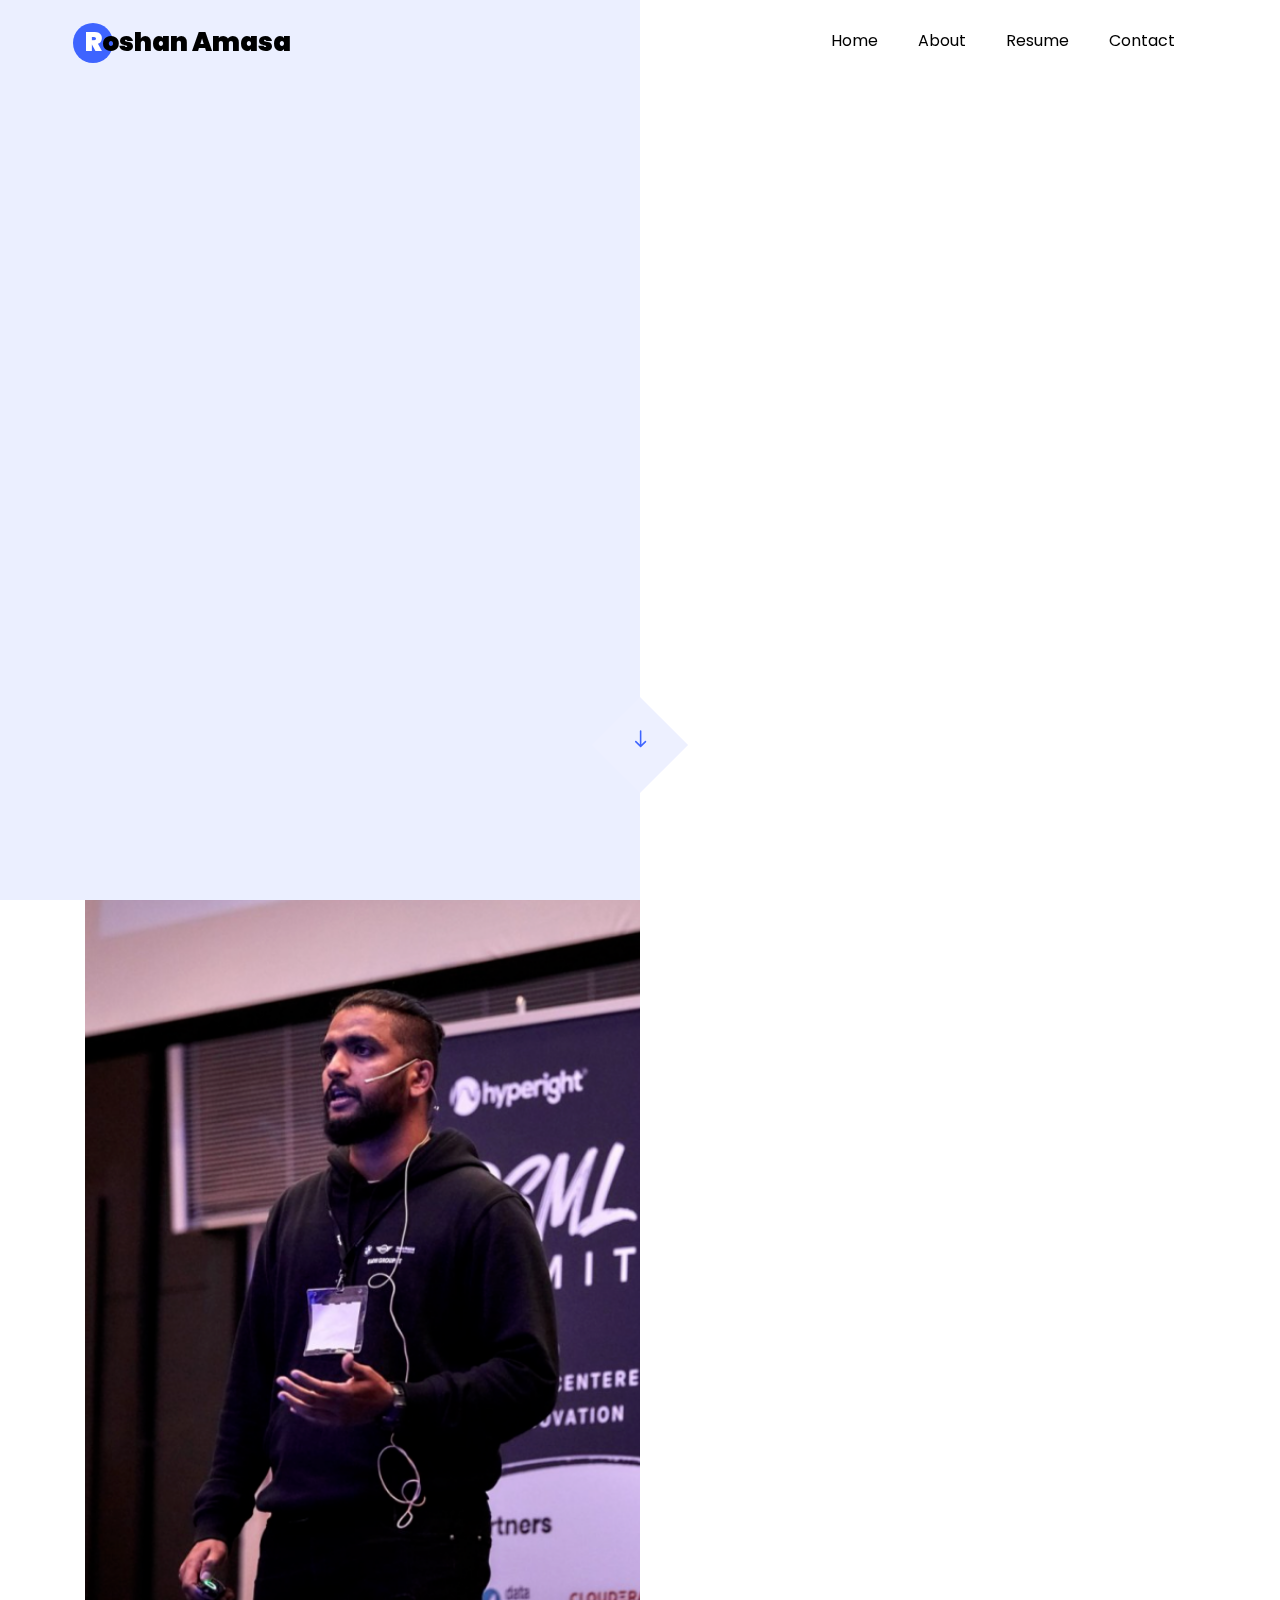
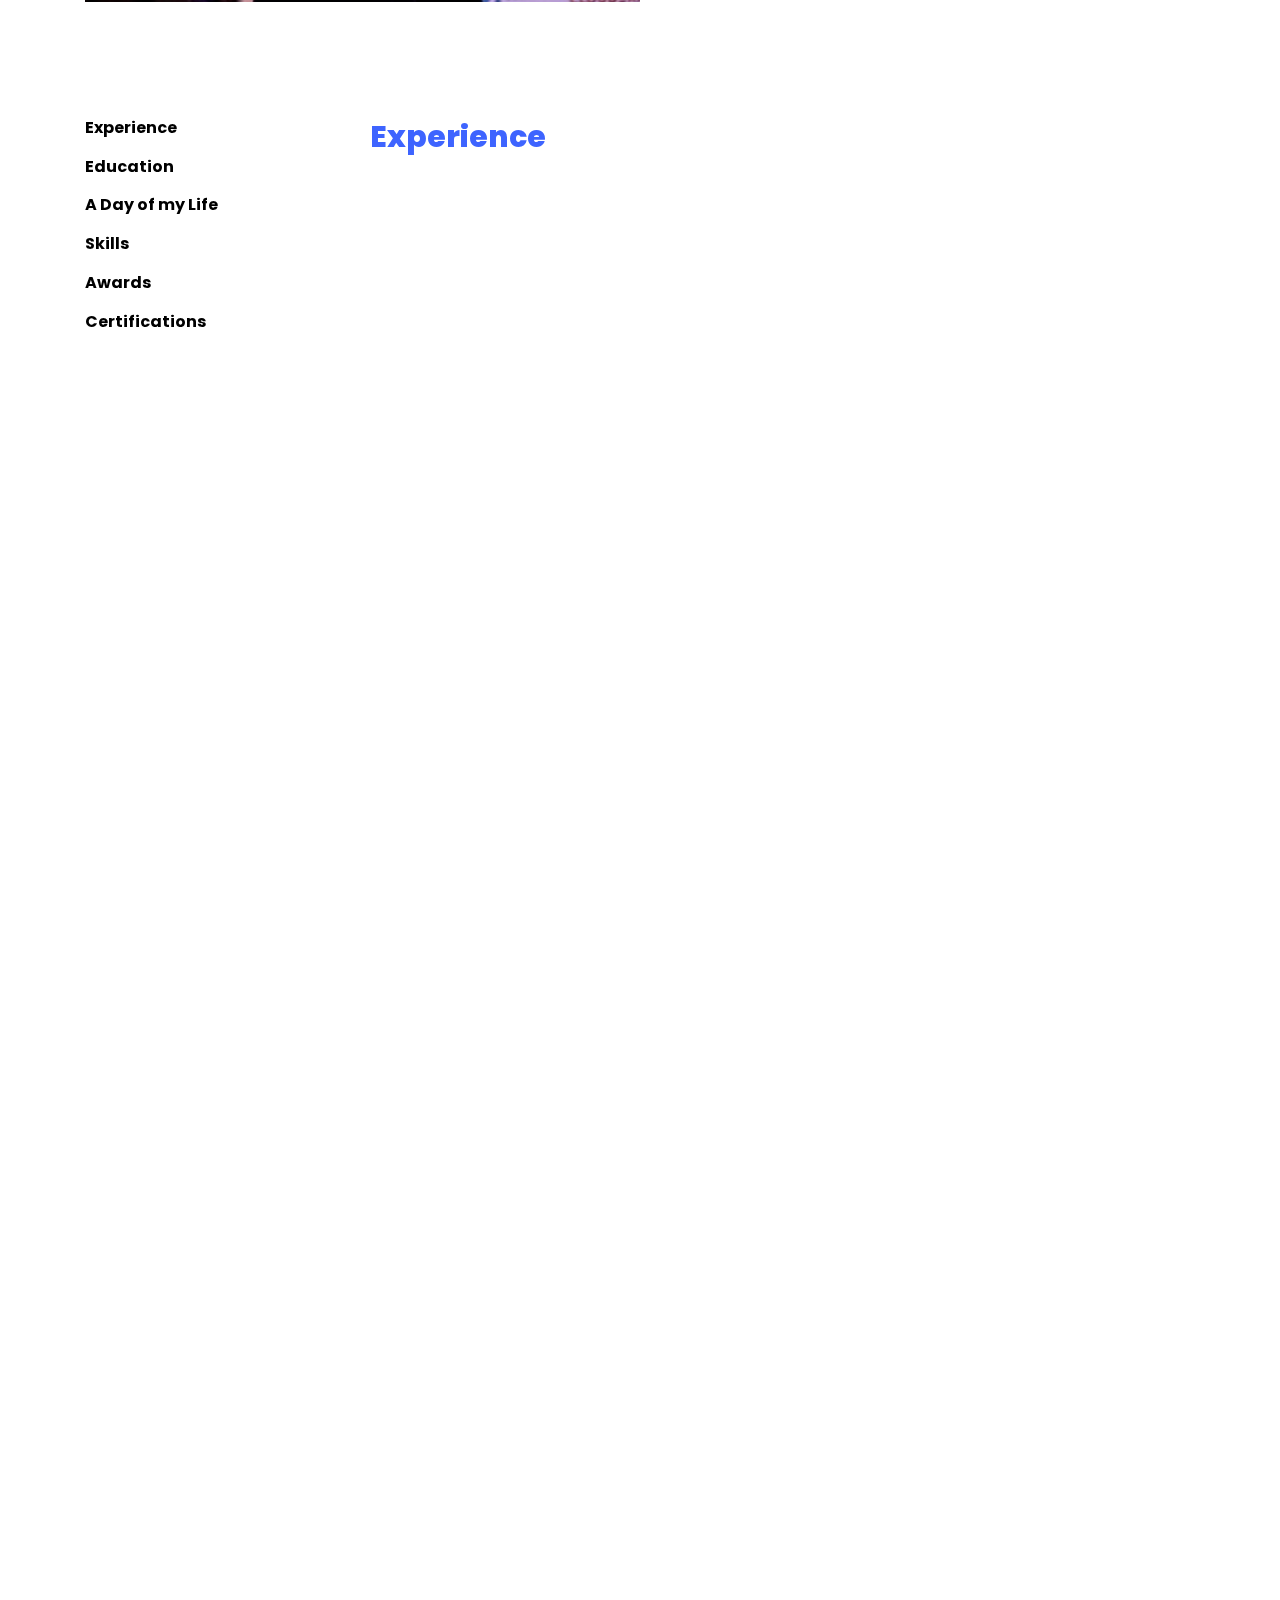
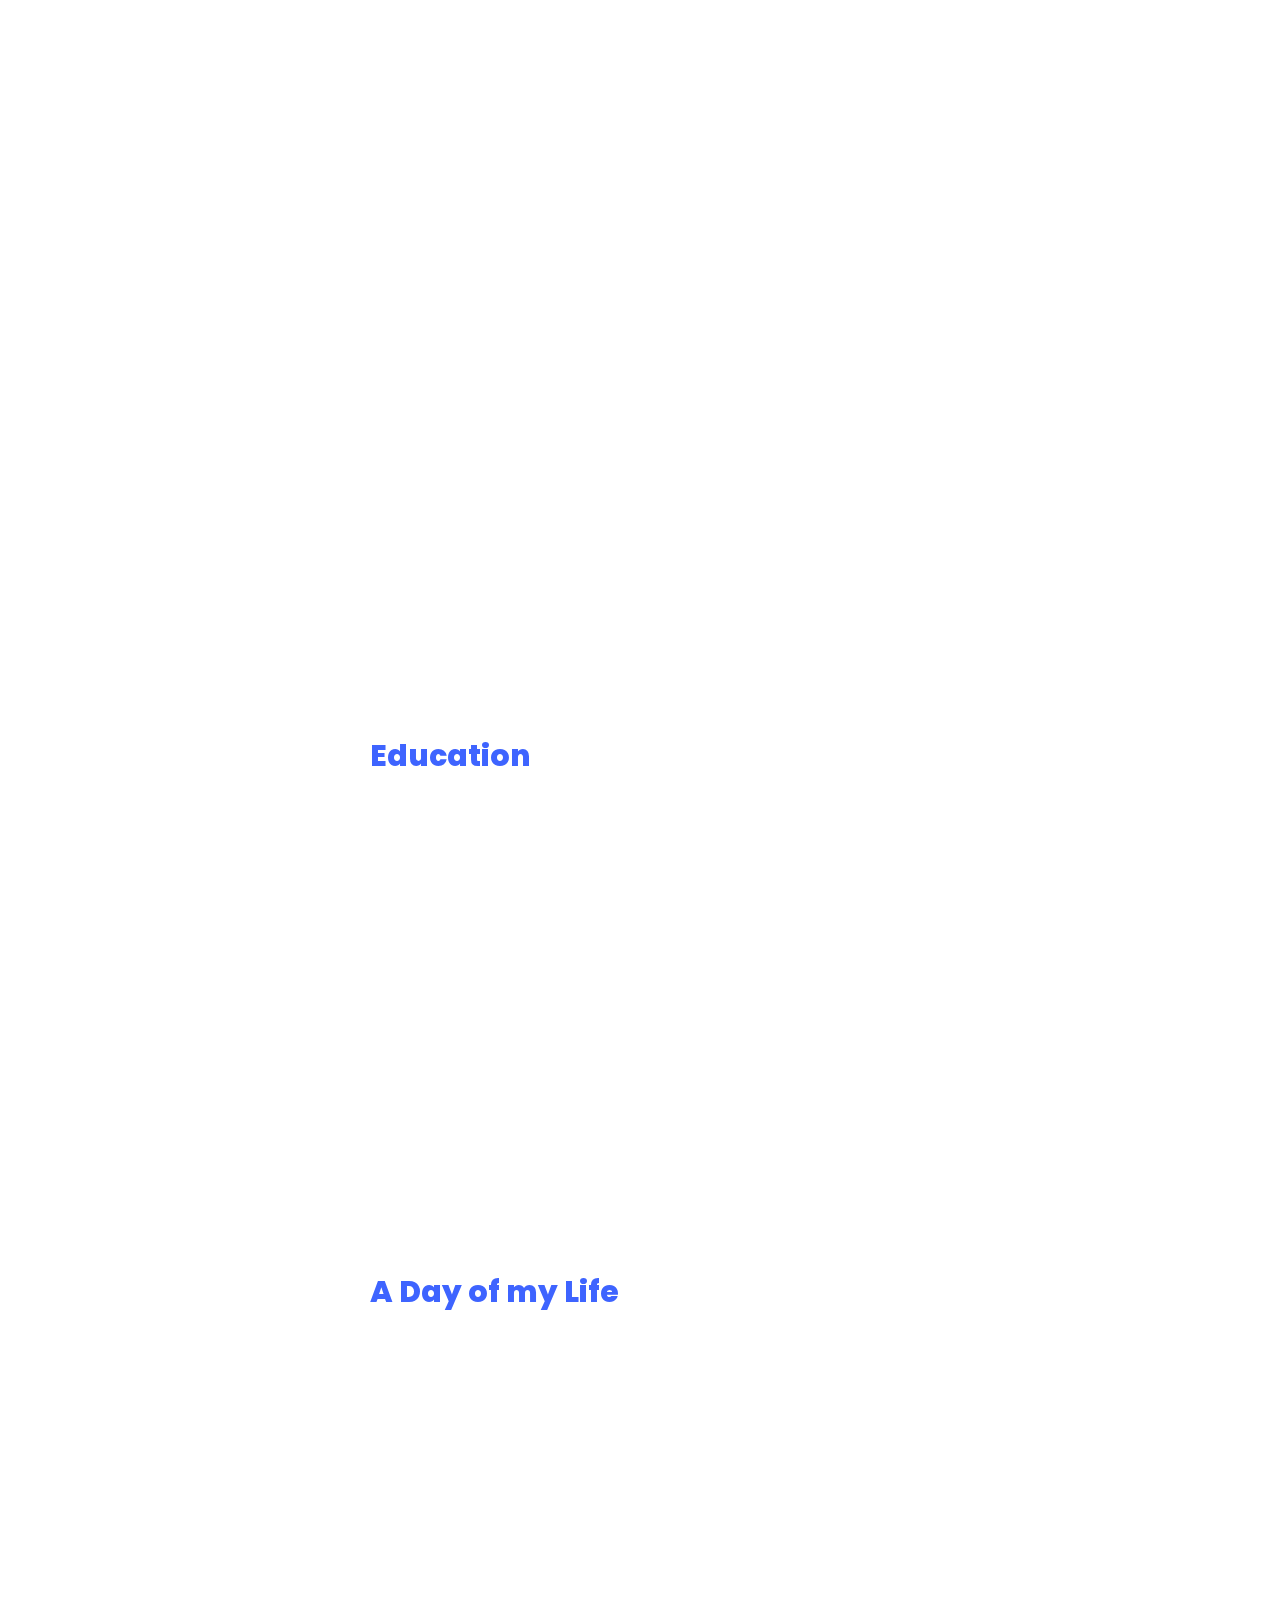
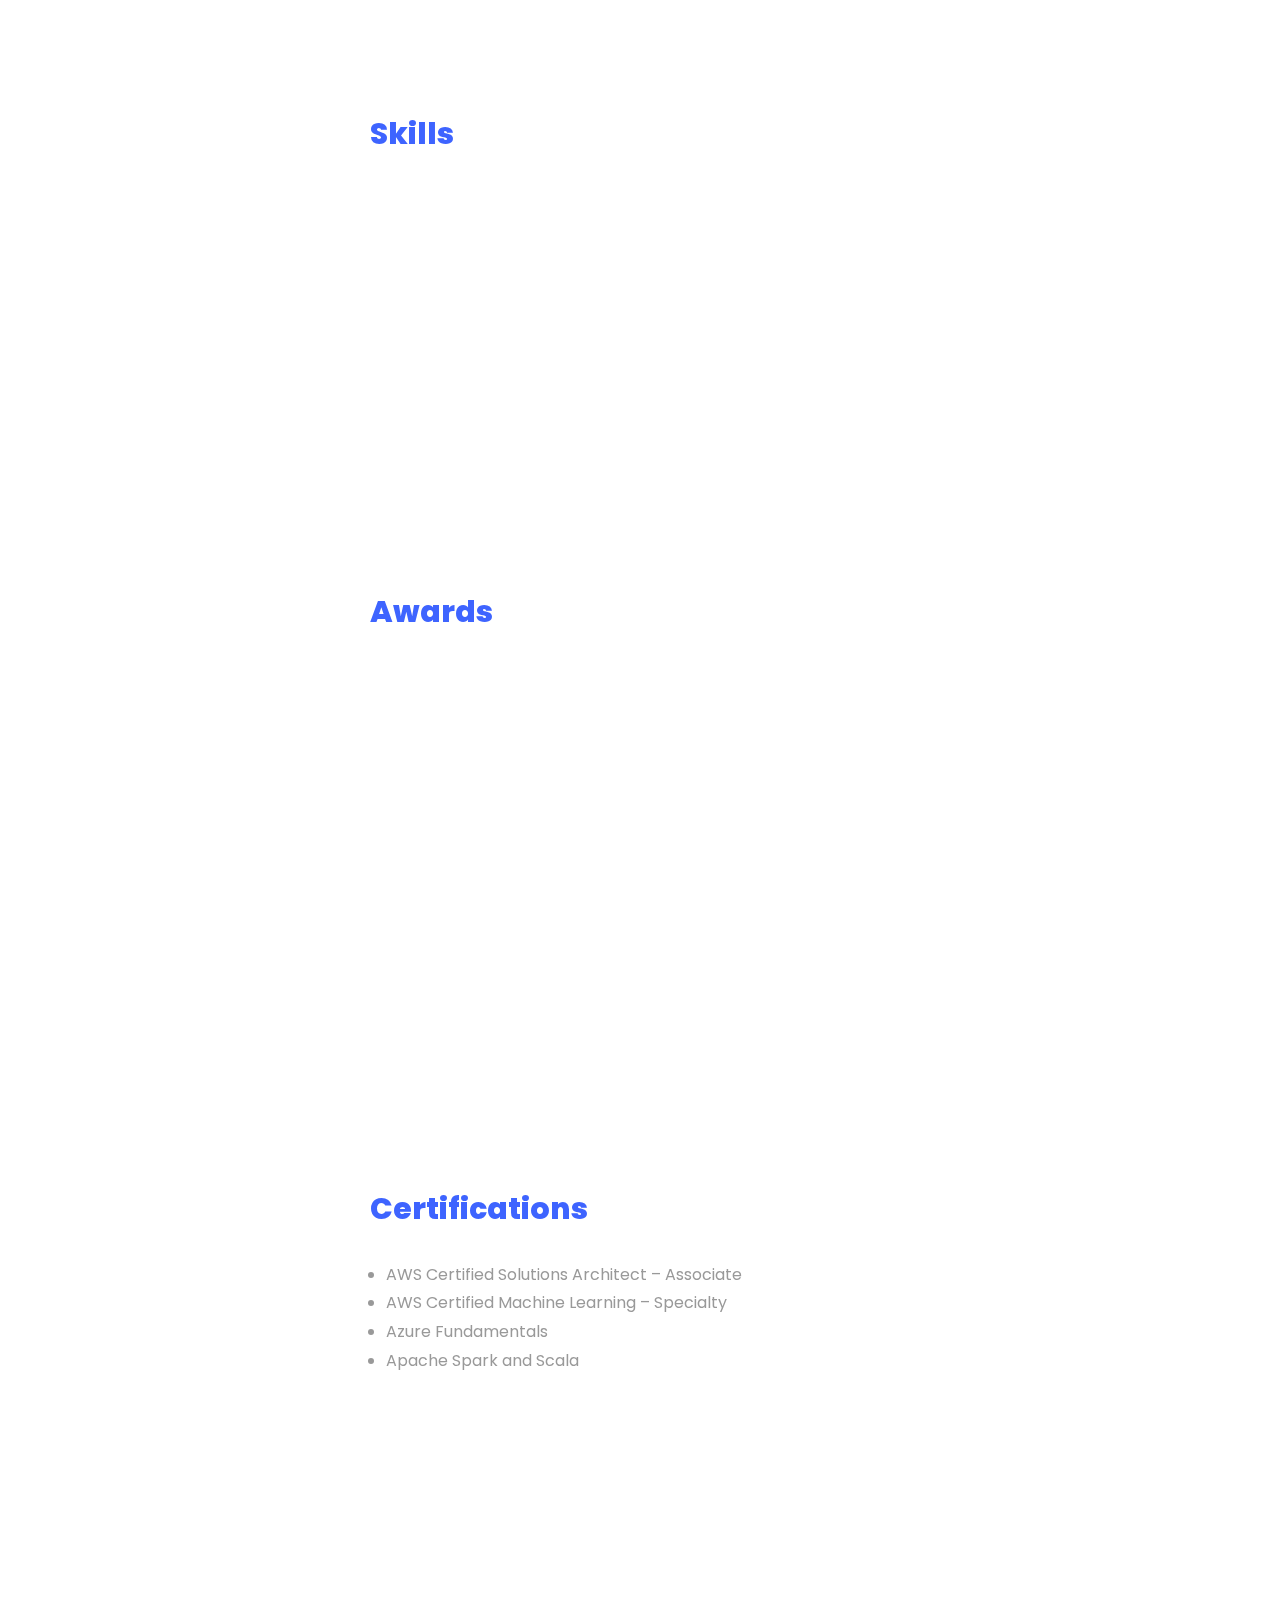
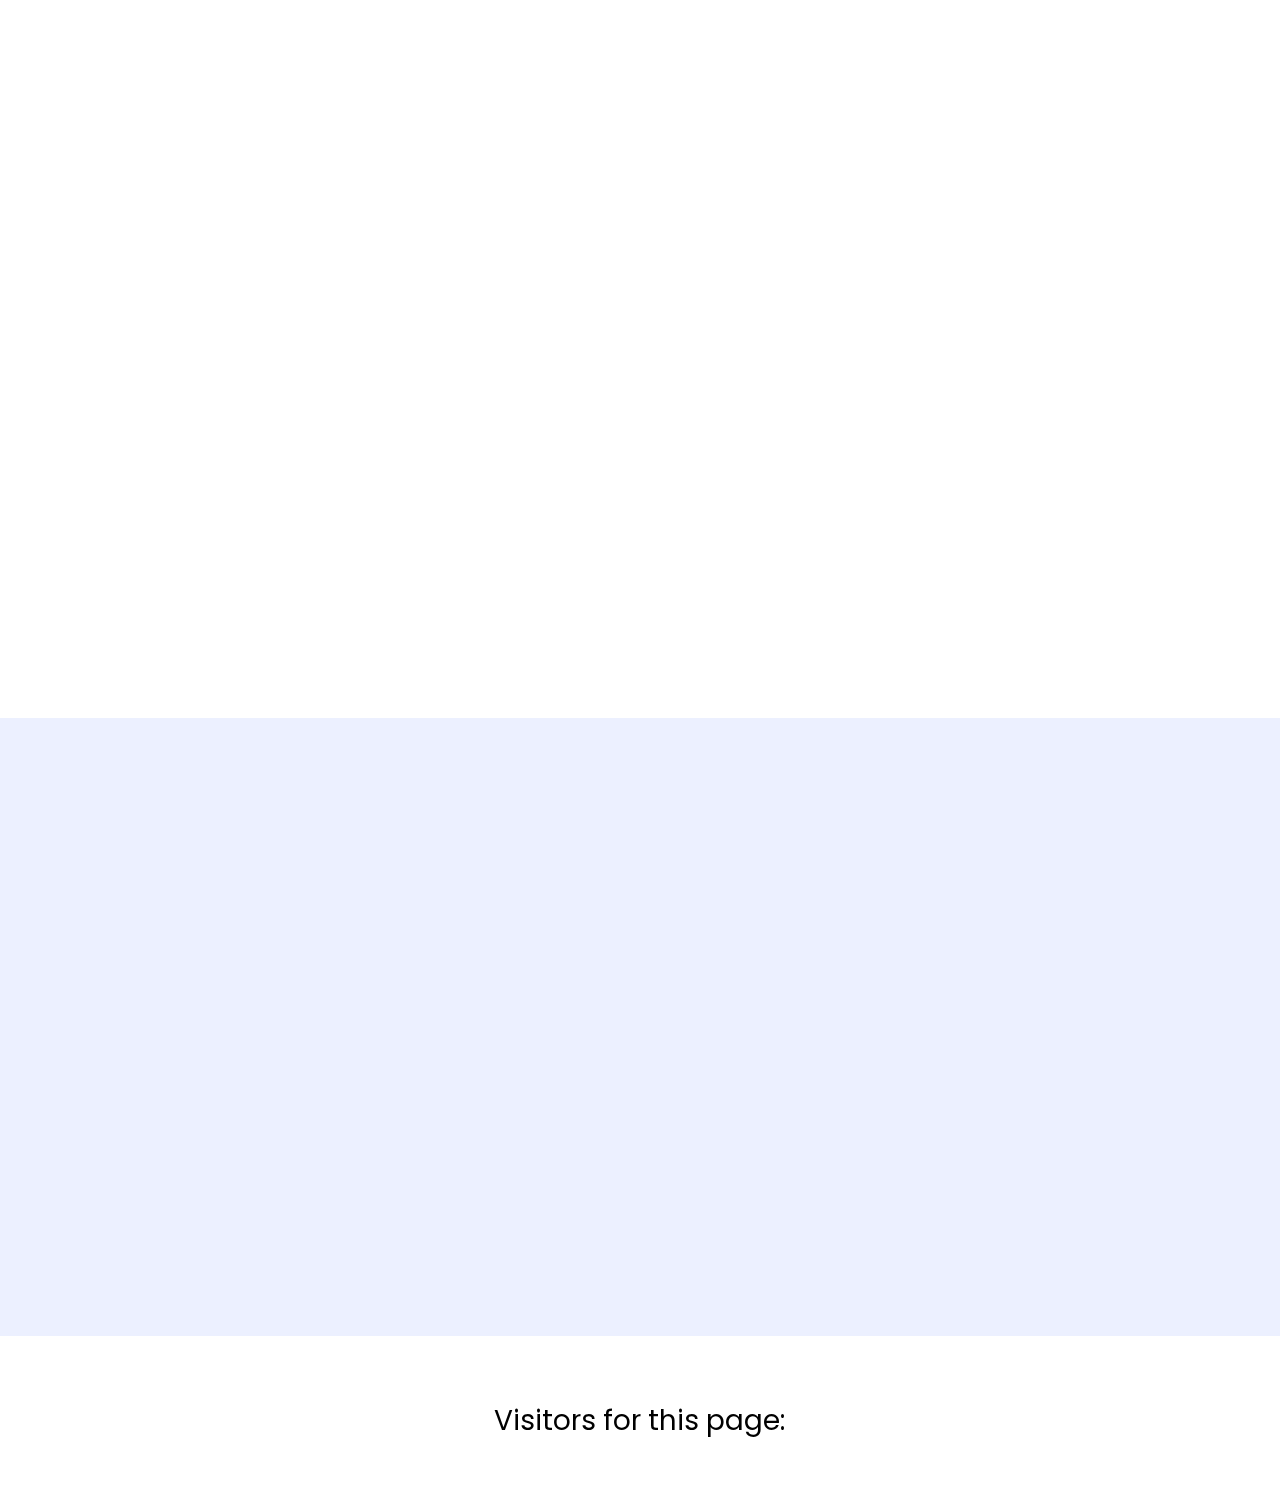
<file: index.html>
<!DOCTYPE html>
<html lang="en">
  <head>
    <title>Roshan blog </title>
    <meta charset="utf-8">
    <meta name="viewport" content="width=device-width, initial-scale=1, shrink-to-fit=no">

    <link href="https://fonts.googleapis.com/css?family=Poppins:100,200,300,400,500,600,700,800,900" rel="stylesheet">

    <link rel="stylesheet" href="css/open-iconic-bootstrap.min.css">
    <link rel="stylesheet" href="css/animate.css">

    <link rel="stylesheet" href="css/owl.carousel.min.css">
    <link rel="stylesheet" href="css/owl.theme.default.min.css">
    <link rel="stylesheet" href="css/magnific-popup.css">

    <link rel="stylesheet" href="css/aos.css">

    <link rel="stylesheet" href="css/ionicons.min.css">

    <link rel="stylesheet" href="css/flaticon.css">
    <link rel="stylesheet" href="css/icomoon.css">
    <link rel="stylesheet" href="css/style.css">
  </head>
  <body data-spy="scroll" data-target=".site-navbar-target" data-offset="300">


    <nav class="navbar navbar-expand-lg navbar-dark ftco_navbar ftco-navbar-light site-navbar-target" id="ftco-navbar">
	    <div class="container">
	      <a class="navbar-brand" href="index.html"><span>R</span>oshan Amasa</a>
	      <button class="navbar-toggler js-fh5co-nav-toggle fh5co-nav-toggle" type="button" data-toggle="collapse" data-target="#ftco-nav" aria-controls="ftco-nav" aria-expanded="false" aria-label="Toggle navigation">
	        <span class="oi oi-menu"></span> Menu
	      </button>

	      <div class="collapse navbar-collapse" id="ftco-nav">
	        <ul class="navbar-nav nav ml-auto">
	          <li class="nav-item"><a href="#home-section" class="nav-link"><span>Home</span></a></li>
	          <li class="nav-item"><a href="#about-section" class="nav-link"><span>About</span></a></li>
	          <li class="nav-item"><a href="#resume-section" class="nav-link"><span>Resume</span></a></li>
	          <!-- <li class="nav-item"><a href="#services-section" class="nav-link"><span>Services</span></a></li>
	          <li class="nav-item"><a href="#projects-section" class="nav-link"><span>Projects</span></a></li>
	          <li class="nav-item"><a href="#blog-section" class="nav-link"><span>My Blog</span></a></li>-->
	          <li class="nav-item"><a href="#contact-section" class="nav-link"><span>Contact</span></a></li>
	        </ul>
	      </div>
	    </div>
	  </nav>
	  <section class="hero-wrap js-fullheight">
      <div class="overlay"></div>
      <div class="container">
        <div class="row no-gutters slider-text js-fullheight justify-content-center align-items-center">
          <div class="col-lg-8 col-md-6 ftco-animate d-flex align-items-center">
          	<div class="text text-center">
          		<span class="subheading">Hey! I am</span>
		  				<h1>Roshan Amasa</h1>
			  				<h2>I'm a
								  <span
								     class="txt-rotate"
								     data-period="200"
								     data-rotate='[ "Principal Architect Data & AI .", "Technology Advocate", "Continous Learner.", "Football Passionate."]'></span>
								</h2>
							</div>
            </div>
          </div>
        </div>
      </div>
      <div class="mouse">
				<a href="#" class="mouse-icon">
					<div class="mouse-wheel"><span class="ion-ios-arrow-round-down"></span></div>
				</a>
			</div>
    </section>

    <section class="ftco-about img ftco-section ftco-no-pt ftco-no-pb" id="about-section">
    	<div class="container">
    		<div class="row d-flex no-gutters">
    			<div class="col-md-6 col-lg-6 d-flex">
    				<div class="img-about img d-flex align-items-stretch">
    					<div class="overlay"></div>
	    				<div class="img d-flex align-self-stretch align-items-center"  style="background-image:url(images/Roshan.png);">
	    				</div>
    				</div>
    			</div>
    			<div class="col-md-6 col-lg-6 pl-md-5 py-5">
    				<div class="row justify-content-start pb-3">
		          <div class="col-md-12 heading-section ftco-animate">
		          	<h1 class="big">About</h1>
		            <h2 class="mb-4">About Me</h2>
		            <p>Early adopter with strong focus on Analytics. Leading two teams of apprx. 20 Data architects, AI experts and developers. Capable
of creating Product vision and Data strategy. Experienced executive, both at a strategic and operational level, with a track record in
developing, driving and managing technological driven business. Over 14+ yrs Industry experience.</p>
		            <ul class="about-info mt-4 px-md-0 px-2">
		            	<li class="d-flex"><span>Name:</span> <span>Roshan Amasa</span></li>
		            	<li class="d-flex"><span>Address:</span> <span>Munich, Germany</span></li>
		            	<li class="d-flex"><span>Email:</span> <span>roshan.a.amasa@gmail.com</span></li>
		            	<li class="d-flex"><span>Phone: </span> <span>+49(0)1796314524</span></li>
						<li class="d-flex"><span>Linkedin: </span> <a target="_blank" href="https://www.linkedin.com/in/roshanamasa/"><span class="icon-linkedin"></span></a></li>
		            </ul>
		          </div>
		        </div>

	           <div class="counter-wrap ftco-animate d-flex mt-md-10">
              <div class="text">
              	<p class="mb-40">
	              <!--  <span class="number" data-number="12">0</span>
	                <span>Project complete</span> -->
                </p>
                <ul class="ftco-footer-social list-unstyled mt-10">
                        <!-- <li><a target="_blank" href="https://github.com/shekar-ym"><span class="icon-github"></span></a></li>-->
                        <!-- <li><a target="_blank" href="https://twitter.com/shekar_ym"><span class="icon-twitter"></span></a></li> -->
                        <!-- <li><a href="#"><span class="icon-instagram"></span></a></li> -->
                        <p><a href="images/Roshan_Amasa_AI_Resume.pdf" class="btn btn-primary py-3 px-3">Download CV</a></p>
                </ul>

              </div>
	          </div>

	        </div>
        </div>
    	</div>
    </section>

  <!--  <section class="ftco-section ftco-partner">
    	<div class="container">
    		<div class="row">
    			<div class="col-sm ftco-animate">
    				<a href="#" class="partner"><img src="images/partner-1.png" class="img-fluid" alt="Colorlib Template"></a>
    			</div>
    			<div class="col-sm ftco-animate">
    				<a href="#" class="partner"><img src="images/partner-2.png" class="img-fluid" alt="Colorlib Template"></a>
    			</div>
    			<div class="col-sm ftco-animate">
    				<a href="#" class="partner"><img src="images/partner-3.png" class="img-fluid" alt="Colorlib Template"></a>
    			</div>
    			<div class="col-sm ftco-animate">
    				<a href="#" class="partner"><img src="images/partner-4.png" class="img-fluid" alt="Colorlib Template"></a>
    			</div>
    			<div class="col-sm ftco-animate">
    				<a href="#" class="partner"><img src="images/partner-5.png" class="img-fluid" alt="Colorlib Template"></a>
    			</div>
    		</div>
    	</div>
    </section> -->

    <section class="ftco-section ftco-no-pb goto-here" id="resume-section">
    	<div class="container">
    		<div class="row">
    			<div class="col-md-3">
				    <nav id="navi">
					    <ul>
                <li><a href="#page-1">Experience</a></li>
                <li><a href="#page-2">Education</a></li>
					      <li><a href="#page-3">A Day of my Life</a></li>
                <li><a href="#page-4">Skills</a></li>
					      <li><a href="#page-5">Awards</a></li>
                <li><a href="#page-6">Certifications</a></li>
					    </ul>
					  </nav>
					</div>
					<div class="col-md-9">
					  <div id="page-1" class= "page one">
					  	<h2 class="heading">Experience</h2>
					    <div class="resume-wrap d-flex ftco-animate">
					    	<div class="icon d-flex align-items-center justify-content-center">
					    		<span class="flaticon-ideas"></span>
					    	</div>
					    	<div class="text pl-3">
		    					<span class="date">July 2020-Ongoing</span>
		    					<h2>Principal Architect Data and AI</h2>
		    					<span class="position">Munich Reinsurance</span>

                  <li> Developing and Driving company wide MLOPS intiative with cross regional team. Increasing Reproducibility and end-to-end Monitoring </li>
                  <li> Design and Implementation of LLM blueprints across Munich RE</li>
                  <li> Advocating Enterprise ready Architecture design patterns in building Data
and AI Applications</li>
                  <li> Successfully built and operationalised NLP platform , increasing time to Delivery of Claims and Underwriting usecases by 70%</li>
                  <li> Steered a team of 20 and Implemented Content Management System. Reducing translation overhead and project cost by 1 Million Euros</li>
                  <li> Responsible for Hiring young talents and University collaboration</li>
                </div>
	    				</div>
	    				<div class="resume-wrap d-flex ftco-animate">
	    					<div class="icon d-flex align-items-center justify-content-center">
					    		<span class="flaticon-ideas"></span>
					    	</div>
					    	<div class="text pl-3">
		    					<span class="date">March 2018-June 2020</span>
		    					<h2>Technical Product Owner Data & AI  </h2>
		    					<span class="position">BMW Group IT</span>
                  <li> Led 8 member team (internal & consultants) in developing a framework for predicting failures pattern in cars, leading to 60% error identification (AWS) </li>
                  <li> Introduced and Implemented MLOPS Framework concept company wide. This included Automatic Retraining of ML Models to Deployment</li>
                  <li> Proposed & built Data Strategy for BMW in handling Warranty data(AWS). This scaled the DataLake adoption rate in the company from 10 projects to 80 projects</li>
                </div>
	    				</div>
	    				<div class="resume-wrap d-flex ftco-animate">
	    					<div class="icon d-flex align-items-center justify-content-center">
					    		<span class="flaticon-ideas"></span>
					    	</div>
					    	<div class="text pl-3">
		    					<span class="date">Oct 2016-Feb 2018</span>
		    					<h2>Lead Data Scientist & ML Engineer</h2>
		    					<span class="position">BMW Group IT</span>
		    					<li>Led cross-functional teams of 6-10 members to develop predictive maintenance models, leading to a cost saving  of half a million euro.</li>
                  <li>Developed and Integrated a central chatbot function for the Compliance Team, which reduced the standard FAQ's queries by 70% to the support team</li>
                  <li>Developed a Flask Application which would find the duplicates in the Database with similarity measures score </li>
		    				</div>
	    				</div>
	    				<div class="resume-wrap d-flex ftco-animate">
	    					<div class="icon d-flex align-items-center justify-content-center">
					    		<span class="flaticon-ideas"></span>
					    	</div>
					    	<div class="text pl-3">
		    					<span class="date">May 2015-Sep 2016</span>
		    					<h2>Data Scientist</h2>
		    					<span class="position">BMW Group IT</span>
		    					<li>Improved up-selling features of the car by 30% (Collaborative Filtering)</li>
                  <li>Automated Fraud Detection in warranty claims. Reducing human interference by 60% (Spark,Scala) </li>
		    				</div>
	    				</div>
	    				<div class="resume-wrap d-flex ftco-animate">
	    					<div class="icon d-flex align-items-center justify-content-center">
					    		<span class="flaticon-ideas"></span>
					    	</div>
					    	<div class="text pl-3">
		    					<span class="date">Sep 2014-Mar 2015</span>
		    					<h2>Data Science Intern</h2>
		    					<span class="position">Bosch</span>
		    					<li>Designed and Developed R Shiny App for classification problem of text data with Support Vector Machines</li>
		    				</div>
	    				</div>
	    				<div class="resume-wrap d-flex ftco-animate">
	    					<div class="icon d-flex align-items-center justify-content-center">
					    		<span class="flaticon-ideas"></span>
					    	</div>
					    	<div class="text pl-3">
		    					<span class="date">Mar 2014-Aug 2014</span>
		    					<h2>BigData Intern</h2>
		    					<span class="position">IBM</span>
		    					<li>Implemented a Hadoop Mapreduce solution to scale up document generation</li>
		    				</div>
	    				</div>
              <div class="resume-wrap d-flex ftco-animate">
	    					<div class="icon d-flex align-items-center justify-content-center">
					    		<span class="flaticon-ideas"></span>
					    	</div>
					    	<div class="text pl-3">
		    					<span class="date">Nov 2011-Feb 2013</span>
		    					<h2>Business Analyst</h2>
		    					<span class="position">Daimler India</span>
		    					<li>Identified & Developed solution for Employee attrition rate. Which helped in restructuring the hiring process (Python, R)</li>
		    				</div>
	    				</div>
              <div class="resume-wrap d-flex ftco-animate">
	    					<div class="icon d-flex align-items-center justify-content-center">
					    		<span class="flaticon-ideas"></span>
					    	</div>
					    	<div class="text pl-3">
		    					<span class="date">Dec 2009-Oct 2011</span>
		    					<h2>Data Analyst</h2>
		    					<span class="position">Repucom Media Analysis</span>
		    					<li>Understanding of sponsorship impact and effectiveness, while helping the clients to maximize their marketing investments using Analytics</li>
		    				</div>
	    				</div>
					  </div>
            <div id="page-2" class= "page two">
					  	<h2 class="heading">Education</h2>
					    <div class="resume-wrap d-flex ftco-animate">
					    	<div class="icon d-flex align-items-center justify-content-center">
					    		<span class="flaticon-idea"></span>
					    	</div>
					    	<div class="text pl-3">
		    			<!--			<span class="date">2013-2015</span> -->
		    					<h2>M.Eng. in Software Engineering</h2>
		    					<span class="position">Hochschule Hof</span>
                  <li>Data science techniques and Frameworks, Non Relational Databases</li>
                  <li>Component Oriented Software Development(Java), Advanced Programming and Software Engineering</li>
	    					</div>
	    				</div>
	    				<div class="resume-wrap d-flex ftco-animate">
	    					<div class="icon d-flex align-items-center justify-content-center">
					    		<span class="flaticon-idea"></span>
					    	</div>
					    	<div class="text pl-3">
                  <!--
                <span class="date">2005-2009</span> -->
		    					<h2>Bachelors in Computer Science</h2>
		    					<span class="position">Visvesvaraya Technological University</span>
                  <li>Mathematics, C, JAVA basics, Data structures, Operating system, Object oriented analysis, Distributed operating system, Network Management</li>
		    				</div>
	    				</div>
					  </div>

            <div id="page-3" class= "page three">
              <h2 class="heading">A Day of my Life </h2>
              <div class="container">
            		<div class="row">
            			<div class="col-sm ftco-animate">
            				<a href="#" class="partner"><img src="images/a_day_of_my_life.png" class="img-fluid" alt="Colorlib Template"></a>
            			</div>
            		</div>
            	</div>
            </div>

            <div id="page-4" class= "page four">
              <h2 class="heading">Skills</h2>

              <div class="resume-wrap d-flex ftco-animate">
                <div class="icon d-flex align-items-center justify-content-center">
                  <span class="flaticon-flasks"></span>
                </div>
                <div class="text pl-3">
                  <h2>Data Science and Data Engineering</h2>
                  <li>AI Frameworks for ML and DeepLearning - Tensorflow, Keras, Pytorch</li>
                  <li>Data crunching techniques - Spark framework</li>
                  <li>Full stack Data science App Development - Flask, FastApi, Nginx, Visualizations</li>

                  <h2>Cloud Solutions</h2>
                  <li>Event Driven Architectures and Lambda Architectures</li>
                  <li>Big Data, DataLake designs and concepts</li>
                  <li>AI Data, ML pipelines in AWS and Azure</li>
                  <li>ML Operations</li>

                  <h2>Gallup Top Strengths</h2>
                  <li>Competitor, Leader, Ideator, Activator </li>
                </div>
              </div>

            </div>

					  <div id="page-5" class= "page five">
					    <h2 class="heading">Awards</h2>
					    <div class="resume-wrap d-flex ftco-animate">
					    	<div class="icon d-flex align-items-center justify-content-center">
					    		<span class="flaticon-innovation"></span>
					    	</div>
					    	<div class="text pl-3">
		    					<span class="date">2019-2020</span>
		    					<h2>BMW Startup Garage</h2>
		    					<span class="position">BMW</span>
		    					<p>Went on to win a BMW start-up competition & develop a open source product. This opportunity gave us to work on the project for 3 Months</p>
	    					</div>
	    				</div>
	    				<div class="resume-wrap d-flex ftco-animate">
	    					<div class="icon d-flex align-items-center justify-content-center">
					    		<span class="flaticon-innovation"></span>
					    	</div>
					    	<div class="text pl-3">
		    					<span class="date">2016-2017</span>
		    					<h2> Chatbot Hackathon Winner</h2>
		    					<span class="position">BMW</span>
		    					<p>In a 3 day Hackathon , we developed and deployed a working prototype of chatbot. Levaraging NLP technologies like Machine Translation</p>
		    				</div>
	    				</div>
					  </div>

            <div id="page-6" class= "page six">
              <h2 class="heading">Certifications</h2>
                <div class="text pl-3">
                  <li>AWS Certified Solutions Architect – Associate</li>
                  <li>AWS Certified Machine Learning – Specialty</li>
                  <li>Azure Fundamentals</li>
                  <li>Apache Spark and Scala</li>
                </div>
            </div>
            <div class="row d-flex justify-content-end mt-5">
              <div class="col-md-30">
                <div class="exp mt-5 ftco-animate">
                  <div class="row">
                    <div class="column">
                      <a href="https://www.youracclaim.com/badges/ad47a7ed-cb08-4b77-a952-ede076065809?source=linked_in_profile" target="_blank"><img class="mb-3" src="images/aws_sa.png" style="width:100%"></a>
                    </div>
                    <div class="column">
                      <a href="https://www.credly.com/badges/a1f687e1-7ce0-4e47-bf53-ca9830b725f5?source=linked_in_profile" target="_blank"><img class="mb-3" src="images/aws_ml.png" style="width:100%"></a>
                    </div>
                    <div class="column">
                      <a href="https://www.credly.com/earner/earned/badge/c01b1790-8bb8-4c0a-98d1-64acd672bb42" target="_blank"><img class="mb-3" src="images/azure_fun.png" style="width:100%"></a>
                    </div>
                  </div>
                </div>
              </div>
            </div>
					</div>
			  </div>
    	</div>
    </section>


    <section class="ftco-section contact-section ftco-no-pb" id="contact-section" body style="background-color:#ecf0ff;">
          <div class="container">
          	<div class="row justify-content-center mb-5 pb-3">
              <div class="col-md-7 heading-section text-center ftco-animate">
                <h1 class="big big-2">Contact</h1>
                <h2 class="mb-4">Contact Me</h2>
                <p>Message me below for any Technology consulting. Would be happy to colloborate!</p>
              </div>
            </div>

            <div class="row justify-content-center mb-5 pb-3">
              <div class="col-md-6 col-lg-3 d-flex ftco-animate">
              	<div class="align-self-stretch box text-center p-4 shadow">
              		<div class="icon d-flex align-items-center justify-content-center">
              			<span class="icon-paper-plane"></span>
              		</div>
              		<div>
    	          		<h3 class="mb-4">Email</h3>
    		            <p><a href="mailto:roshan.a.amasa@gmail.com">roshan.a.amasa@gmail.com</a></p>
    		          </div>
    	          </div>
              </div>
              <div class="col-md-6 col-lg-3 d-flex ftco-animate">
              	<div class="align-self-stretch box text-center p-4 shadow">
              		<div class="icon d-flex align-items-center justify-content-center">
              			<span class="icon-globe"></span>
              		</div>
              		<div>
    	          		<h3 class="mb-4">LinkedIn</h3>
    		            <p><a href="https://www.linkedin.com/in/roshanamasa/">Roshan Amasa</a></p>
    	            </div>
    	          </div>
              </div>
            </div>
          </div>
        </section>

<!-- Demo info
    <section class="ftco-section" id="services-section">
    	<div class="container-fluid px-md-5">
    		<div class="row justify-content-center py-5 mt-5">
          <div class="col-md-12 heading-section text-center ftco-animate">
          	<h1 class="big big-2">Services</h1>
            <h2 class="mb-4">Services</h2>
            <p>Far far away, behind the word mountains, far from the countries Vokalia and Consonantia</p>
          </div>
        </div>
    		<div class="row">
					<div class="col-md-4 text-center d-flex ftco-animate">
						<a href="#" class="services-1 shadow">
							<span class="icon">
								<i class="flaticon-analysis"></i>
							</span>
							<div class="desc">
								<h3 class="mb-5">Web Design</h3>
								<p>A small river named Duden flows by their place and supplies it with the necessary regelialia.</p>
							</div>
						</a>
					</div>
					<div class="col-md-4 text-center d-flex ftco-animate">
						<a href="#" class="services-1 shadow">
							<span class="icon">
								<i class="flaticon-flasks"></i>
							</span>
							<div class="desc">
								<h3 class="mb-5">Phtography</h3>
								<p>A small river named Duden flows by their place and supplies it with the necessary regelialia.</p>
							</div>
						</a>
					</div>
					<div class="col-md-4 text-center d-flex ftco-animate">
						<a href="#" class="services-1 shadow">
							<span class="icon">
								<i class="flaticon-ideas"></i>
							</span>
							<div class="desc">
								<h3 class="mb-5">Web Developer</h3>
								<p>A small river named Duden flows by their place and supplies it with the necessary regelialia.</p>
							</div>
						</a>
					</div>

					<div class="col-md-4 text-center d-flex ftco-animate">
						<a href="#" class="services-1 shadow">
							<span class="icon">
								<i class="flaticon-innovation"></i>
							</span>
							<div class="desc">
								<h3 class="mb-5">App Developing</h3>
								<p>A small river named Duden flows by their place and supplies it with the necessary regelialia.</p>
							</div>
						</a>
					</div>
					<div class="col-md-4 text-center d-flex ftco-animate">
						<a href="#" class="services-1 shadow">
							<span class="icon">
								<i class="flaticon-ux-design"></i>
							</span>
							<div class="desc">
								<h3 class="mb-5">Branding</h3>
								<p>A small river named Duden flows by their place and supplies it with the necessary regelialia.</p>
							</div>
						</a>
					</div>
					<div class="col-md-4 text-center d-flex ftco-animate">
						<a href="#" class="services-1 shadow">
							<span class="icon">
								<i class="flaticon-idea"></i>
							</span>
							<div class="desc">
								<h3 class="mb-5">Product Strategy</h3>
								<p>A small river named Duden flows by their place and supplies it with the necessary regelialia.</p>
							</div>
						</a>
					</div>
				</div>
    	</div>
    </section>


    <section class="ftco-section ftco-project" id="projects-section">
    	<div class="container-fluid px-md-0">
    		<div class="row no-gutters justify-content-center pb-5">
          <div class="col-md-12 heading-section text-center ftco-animate">
          	<h1 class="big big-2">Projects</h1>
            <h2 class="mb-4">Our Projects</h2>
            <p>Far far away, behind the word mountains, far from the countries Vokalia and Consonantia</p>
          </div>
        </div>
    		<div class="row no-gutters">
    			<div class="col-md-4">
    				<div class="project img ftco-animate d-flex justify-content-center align-items-center" style="background-image: url(images/work-1.jpg);">
    					<div class="overlay"></div>
	    				<div class="text text-center p-4">
	    					<h3><a href="#">Branding &amp; Illustration Design</a></h3>
	    					<span>Web Design</span>
	    				</div>
    				</div>
  				</div>
  				<div class="col-md-4">
    				<div class="project img ftco-animate d-flex justify-content-center align-items-center" style="background-image: url(images/work-2.jpg);">
    					<div class="overlay"></div>
	    				<div class="text text-center p-4">
	    					<h3><a href="#">Branding &amp; Illustration Design</a></h3>
	    					<span>Web Design</span>
	    				</div>
    				</div>
  				</div>

    			<div class="col-md-4">
    				<div class="project img ftco-animate d-flex justify-content-center align-items-center" style="background-image: url(images/work-3.jpg);">
    					<div class="overlay"></div>
	    				<div class="text text-center p-4">
	    					<h3><a href="#">Branding &amp; Illustration Design</a></h3>
	    					<span>Web Design</span>
	    				</div>
    				</div>
    			</div>
    			<div class="col-md-4">
    				<div class="project img ftco-animate d-flex justify-content-center align-items-center" style="background-image: url(images/work-4.jpg);">
    					<div class="overlay"></div>
	    				<div class="text text-center p-4">
	    					<h3><a href="#">Branding &amp; Illustration Design</a></h3>
	    					<span>Web Design</span>
	    				</div>
    				</div>
    			</div>
    			<div class="col-md-4">
    				<div class="project img ftco-animate d-flex justify-content-center align-items-center" style="background-image: url(images/work-5.jpg);">
    					<div class="overlay"></div>
	    				<div class="text text-center p-4">
	    					<h3><a href="#">Branding &amp; Illustration Design</a></h3>
	    					<span>Web Design</span>
	    				</div>
    				</div>
    			</div>
    			<div class="col-md-4">
    				<div class="project img ftco-animate d-flex justify-content-center align-items-center" style="background-image: url(images/work-6.jpg);">
    					<div class="overlay"></div>
	    				<div class="text text-center p-4">
	    					<h3><a href="#">Branding &amp; Illustration Design</a></h3>
	    					<span>Web Design</span>
	    				</div>
    				</div>
    			</div>
    		</div>
    	</div>
    </section>

    <section class="ftco-section ftco-no-pt ftco-no-pb ftco-counter img" id="section-counter">
    	<div class="container-fluid px-md-5">
				<div class="row d-md-flex align-items-center">
          <div class="col-md d-flex justify-content-center counter-wrap ftco-animate">
            <div class="block-18 shadow">
              <div class="text">
                <strong class="number" data-number="100">0</strong>
                <span>Awards</span>
              </div>
            </div>
          </div>
          <div class="col-md d-flex justify-content-center counter-wrap ftco-animate">
            <div class="block-18 shadow">
              <div class="text">
                <strong class="number" data-number="1200">0</strong>
                <span>Complete Projects</span>
              </div>
            </div>
          </div>
          <div class="col-md d-flex justify-content-center counter-wrap ftco-animate">
            <div class="block-18 shadow">
              <div class="text">
                <strong class="number" data-number="1200">0</strong>
                <span>Happy Customers</span>
              </div>
            </div>
          </div>
          <div class="col-md d-flex justify-content-center counter-wrap ftco-animate">
            <div class="block-18 shadow">
              <div class="text">
                <strong class="number" data-number="500">0</strong>
                <span>Cups of coffee</span>
              </div>
            </div>
          </div>
        </div>
      </div>
    </section>


    <section class="ftco-section" id="blog-section">
      <div class="container">
        <div class="row justify-content-center mb-5 pb-5">
          <div class="col-md-7 heading-section text-center ftco-animate">
            <h1 class="big big-2">Blog</h1>
            <h2 class="mb-4">Our Blog</h2>
            <p>Far far away, behind the word mountains, far from the countries Vokalia and Consonantia</p>
          </div>
        </div>
        <div class="row d-flex">
          <div class="col-md-4 d-flex ftco-animate">
          	<div class="blog-entry justify-content-end">
              <a href="single.html" class="block-20" style="background-image: url('images/image_1.jpg');">
              </a>
              <div class="text mt-3 float-right d-block">
                <h3 class="heading"><a href="single.html">Why Lead Generation is Key for Business Growth</a></h3>
                <div class="d-flex align-items-center mb-3 meta">
	                <p class="mb-0">
	                	<span class="mr-2">Sept. 12, 2019</span>
	                	<a href="#" class="mr-2">Admin</a>
	                	<a href="#" class="meta-chat"><span class="icon-chat"></span> 3</a>
	                </p>
                </div>
                <p>A small river named Duden flows by their place and supplies it with the necessary regelialia.</p>
              </div>
            </div>
          </div>
          <div class="col-md-4 d-flex ftco-animate">
          	<div class="blog-entry justify-content-end">
              <a href="single.html" class="block-20" style="background-image: url('images/image_2.jpg');">
              </a>
              <div class="text mt-3 float-right d-block">
                <h3 class="heading"><a href="single.html">Why Lead Generation is Key for Business Growth</a></h3>
                <div class="d-flex align-items-center mb-3 meta">
	                <p class="mb-0">
	                	<span class="mr-2">Sept. 12, 2019</span>
	                	<a href="#" class="mr-2">Admin</a>
	                	<a href="#" class="meta-chat"><span class="icon-chat"></span> 3</a>
	                </p>
                </div>
                <p>A small river named Duden flows by their place and supplies it with the necessary regelialia.</p>
              </div>
            </div>
          </div>
          <div class="col-md-4 d-flex ftco-animate">
          	<div class="blog-entry">
              <a href="single.html" class="block-20" style="background-image: url('images/image_3.jpg');">
              </a>
              <div class="text mt-3 float-right d-block">
                <h3 class="heading"><a href="single.html">Why Lead Generation is Key for Business Growth</a></h3>
                <div class="d-flex align-items-center mb-3 meta">
	                <p class="mb-0">
	                	<span class="mr-2">Sept. 12, 2019</span>
	                	<a href="#" class="mr-2">Admin</a>
	                	<a href="#" class="meta-chat"><span class="icon-chat"></span> 3</a>
	                </p>
                </div>
                <p>A small river named Duden flows by their place and supplies it with the necessary regelialia.</p>
              </div>
            </div>
          </div>
        </div>
      </div>
    </section>

    <section class="ftco-section ftco-hireme img" style="background-image: url(images/bg_1.jpg)">
    	<div class="overlay"></div>
			<div class="container">
				<div class="row justify-content-center">
					<div class="col-md-7 ftco-animate text-center">
						<h2>I'm <span>Available</span> for freelancing</h2>
						<p>A small river named Duden flows by their place and supplies it with the necessary regelialia.</p>
						<p class="mb-0"><a href="#" class="btn btn-primary py-3 px-5">Hire me</a></p>
					</div>
				</div>
			</div>
		</section>

    <section class="ftco-section contact-section ftco-no-pb" id="contact-section">
      <div class="container">
      	<div class="row justify-content-center mb-5 pb-3">
          <div class="col-md-7 heading-section text-center ftco-animate">
            <h1 class="big big-2">Contact</h1>
            <h2 class="mb-4">Contact Me</h2>
            <p>Far far away, behind the word mountains, far from the countries Vokalia and Consonantia</p>
          </div>
        </div>

        <div class="row d-flex contact-info mb-5">
          <div class="col-md-6 col-lg-3 d-flex ftco-animate">
          	<div class="align-self-stretch box text-center p-4 shadow">
          		<div class="icon d-flex align-items-center justify-content-center">
          			<span class="icon-map-signs"></span>
          		</div>
          		<div>
	          		<h3 class="mb-4">Address</h3>
		            <p>198 West 21th Street, Suite 721 New York NY 10016</p>
		          </div>
	          </div>
          </div>
          <div class="col-md-6 col-lg-3 d-flex ftco-animate">
          	<div class="align-self-stretch box text-center p-4 shadow">
          		<div class="icon d-flex align-items-center justify-content-center">
          			<span class="icon-phone2"></span>
          		</div>
          		<div>
	          		<h3 class="mb-4">Contact Number</h3>
		            <p><a href="tel://1234567920">+ 1235 2355 98</a></p>
	            </div>
	          </div>
          </div>
          <div class="col-md-6 col-lg-3 d-flex ftco-animate">
          	<div class="align-self-stretch box text-center p-4 shadow">
          		<div class="icon d-flex align-items-center justify-content-center">
          			<span class="icon-paper-plane"></span>
          		</div>
          		<div>
	          		<h3 class="mb-4">Email Address</h3>
		            <p><a href="mailto:info@yoursite.com">info@yoursite.com</a></p>
		          </div>
	          </div>
          </div>
          <div class="col-md-6 col-lg-3 d-flex ftco-animate">
          	<div class="align-self-stretch box text-center p-4 shadow">
          		<div class="icon d-flex align-items-center justify-content-center">
          			<span class="icon-globe"></span>
          		</div>
          		<div>
	          		<h3 class="mb-4">Website</h3>
		            <p><a href="#">yoursite.com</a></p>
	            </div>
	          </div>
          </div>
        </div>

        <div class="row no-gutters block-9">
          <div class="col-md-6 order-md-last d-flex">
            <form action="#" class="bg-light p-4 p-md-5 contact-form">
              <div class="form-group">
                <input type="text" class="form-control" placeholder="Your Name">
              </div>
              <div class="form-group">
                <input type="text" class="form-control" placeholder="Your Email">
              </div>
              <div class="form-group">
                <input type="text" class="form-control" placeholder="Subject">
              </div>
              <div class="form-group">
                <textarea name="" id="" cols="30" rows="7" class="form-control" placeholder="Message"></textarea>
              </div>
              <div class="form-group">
                <input type="submit" value="Send Message" class="btn btn-primary py-3 px-5">
              </div>
            </form>

          </div>

          <div class="col-md-6 d-flex">
          	<div class="img" style="background-image: url(images/about.jpg);"></div>
          </div>
        </div>
      </div>
    </section> -->

  <!--
-->

  <!-- loader -->
  <div id="ftco-loader" class="show fullscreen"><svg class="circular" width="48px" height="48px"><circle class="path-bg" cx="24" cy="24" r="22" fill="none" stroke-width="4" stroke="#eeeeee"/><circle class="path" cx="24" cy="24" r="22" fill="none" stroke-width="4" stroke-miterlimit="10" stroke="#F96D00"/></svg></div>

  <!-- START VISITOR COUNTER -->
<div class="row mb-5 justify-content-center">
	<div class="col-md-5 text-center">
		<div class="ftco-footer-widget">
				<p><h3 class="heading">Visitors for this page: <span id="visitorCount" > </span></h3>

				</p>
		</div>
	</div>
</div> <!-- END VISITOR COUNTER -->

<script src="js/getvisitorcount.js"></script>



  <script src="js/jquery.min.js"></script>
  <script src="js/jquery-migrate-3.0.1.min.js"></script>
  <script src="js/popper.min.js"></script>
  <script src="js/bootstrap.min.js"></script>
  <script src="js/jquery.easing.1.3.js"></script>
  <script src="js/jquery.waypoints.min.js"></script>
  <script src="js/jquery.stellar.min.js"></script>
  <script src="js/owl.carousel.min.js"></script>
  <script src="js/jquery.magnific-popup.min.js"></script>
  <script src="js/aos.js"></script>
  <script src="js/jquery.animateNumber.min.js"></script>
  <script src="js/scrollax.min.js"></script>

<!-- chatbot code-->

<script type="text/javascript">
	(function(d, t) {
		var v = d.createElement(t), s = d.getElementsByTagName(t)[0];
		v.onload = function() {
		  window.voiceflow.chat.load({
			verify: { projectID: '6551f93d5605a20007a63c7d' },
			url: 'https://general-runtime.voiceflow.com',
			versionID: 'production'
		  });
		}
		v.src = "https://cdn.voiceflow.com/widget/bundle.mjs"; v.type = "text/javascript"; s.parentNode.insertBefore(v, s);
	})(document, 'script');
  </script>

  <!-- END of chatbot code -->
  <script src="js/main.js"></script>

  </body>
</html>
</file>
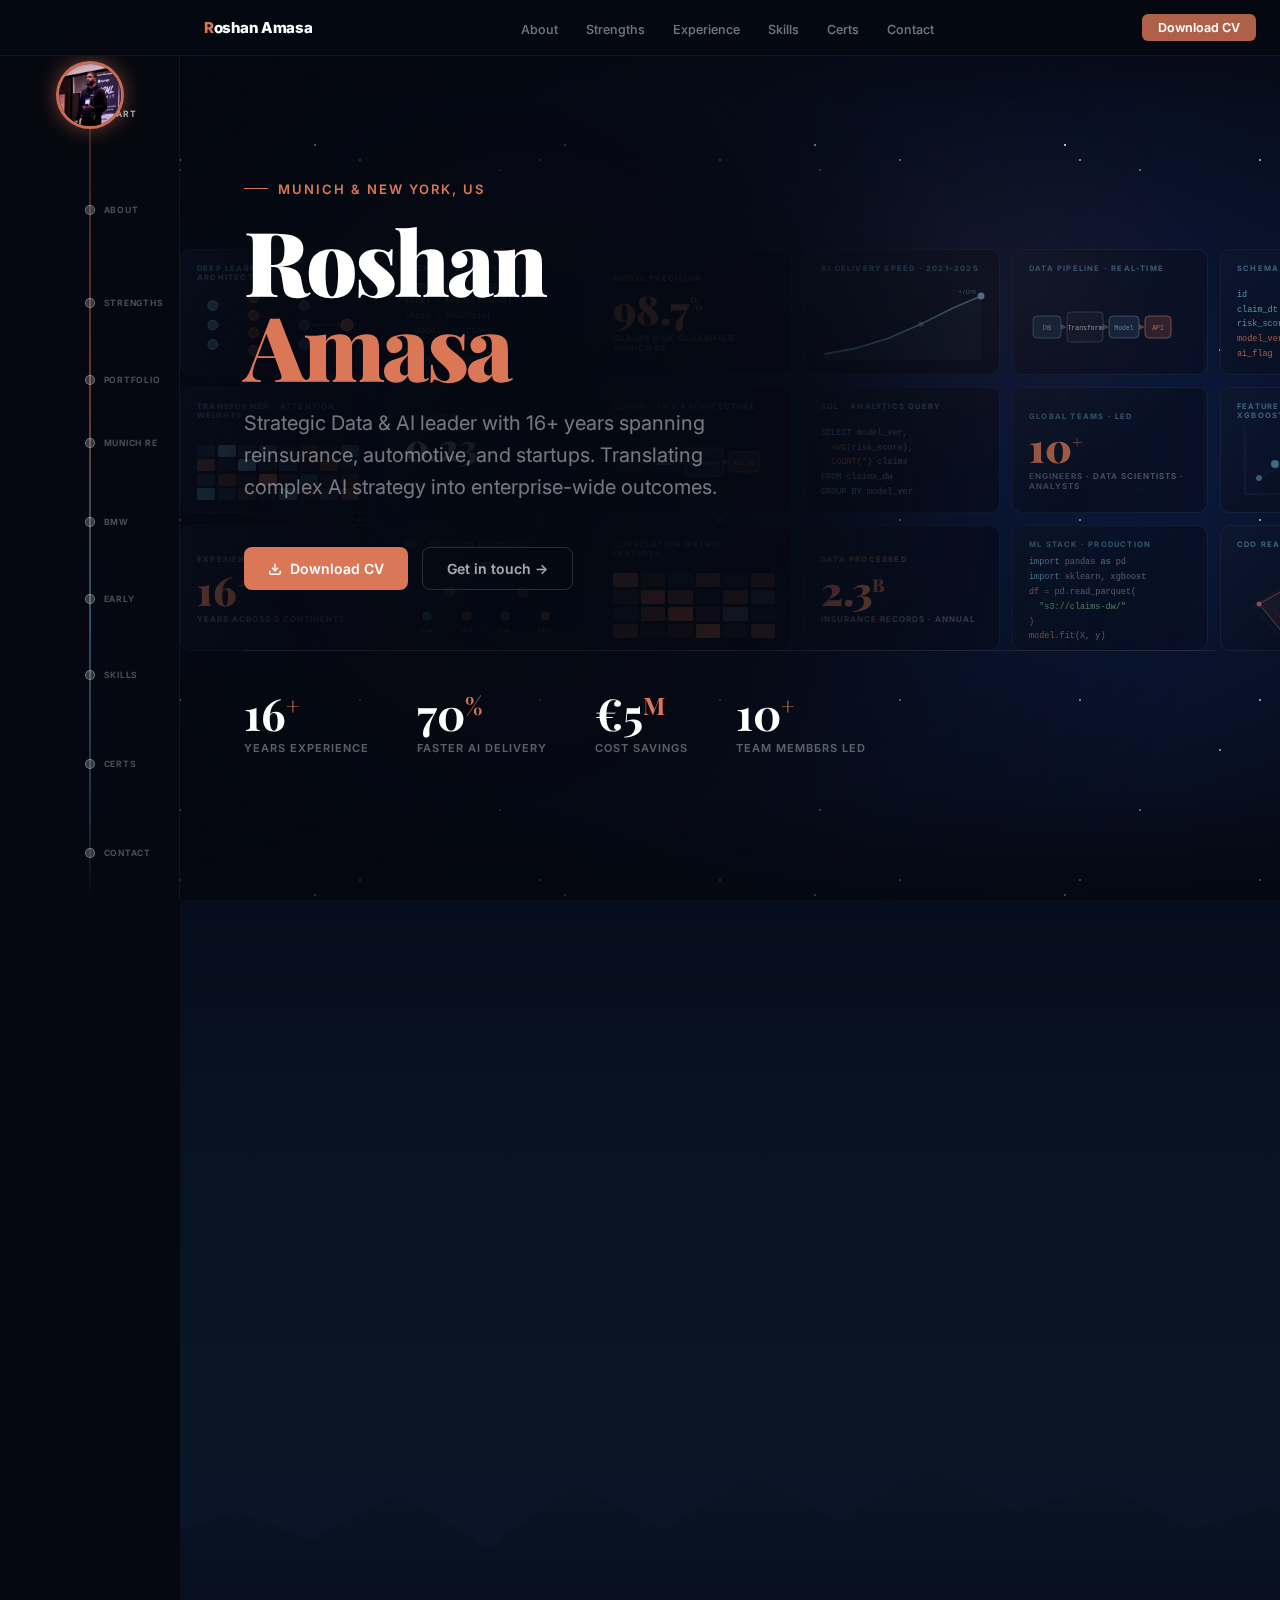
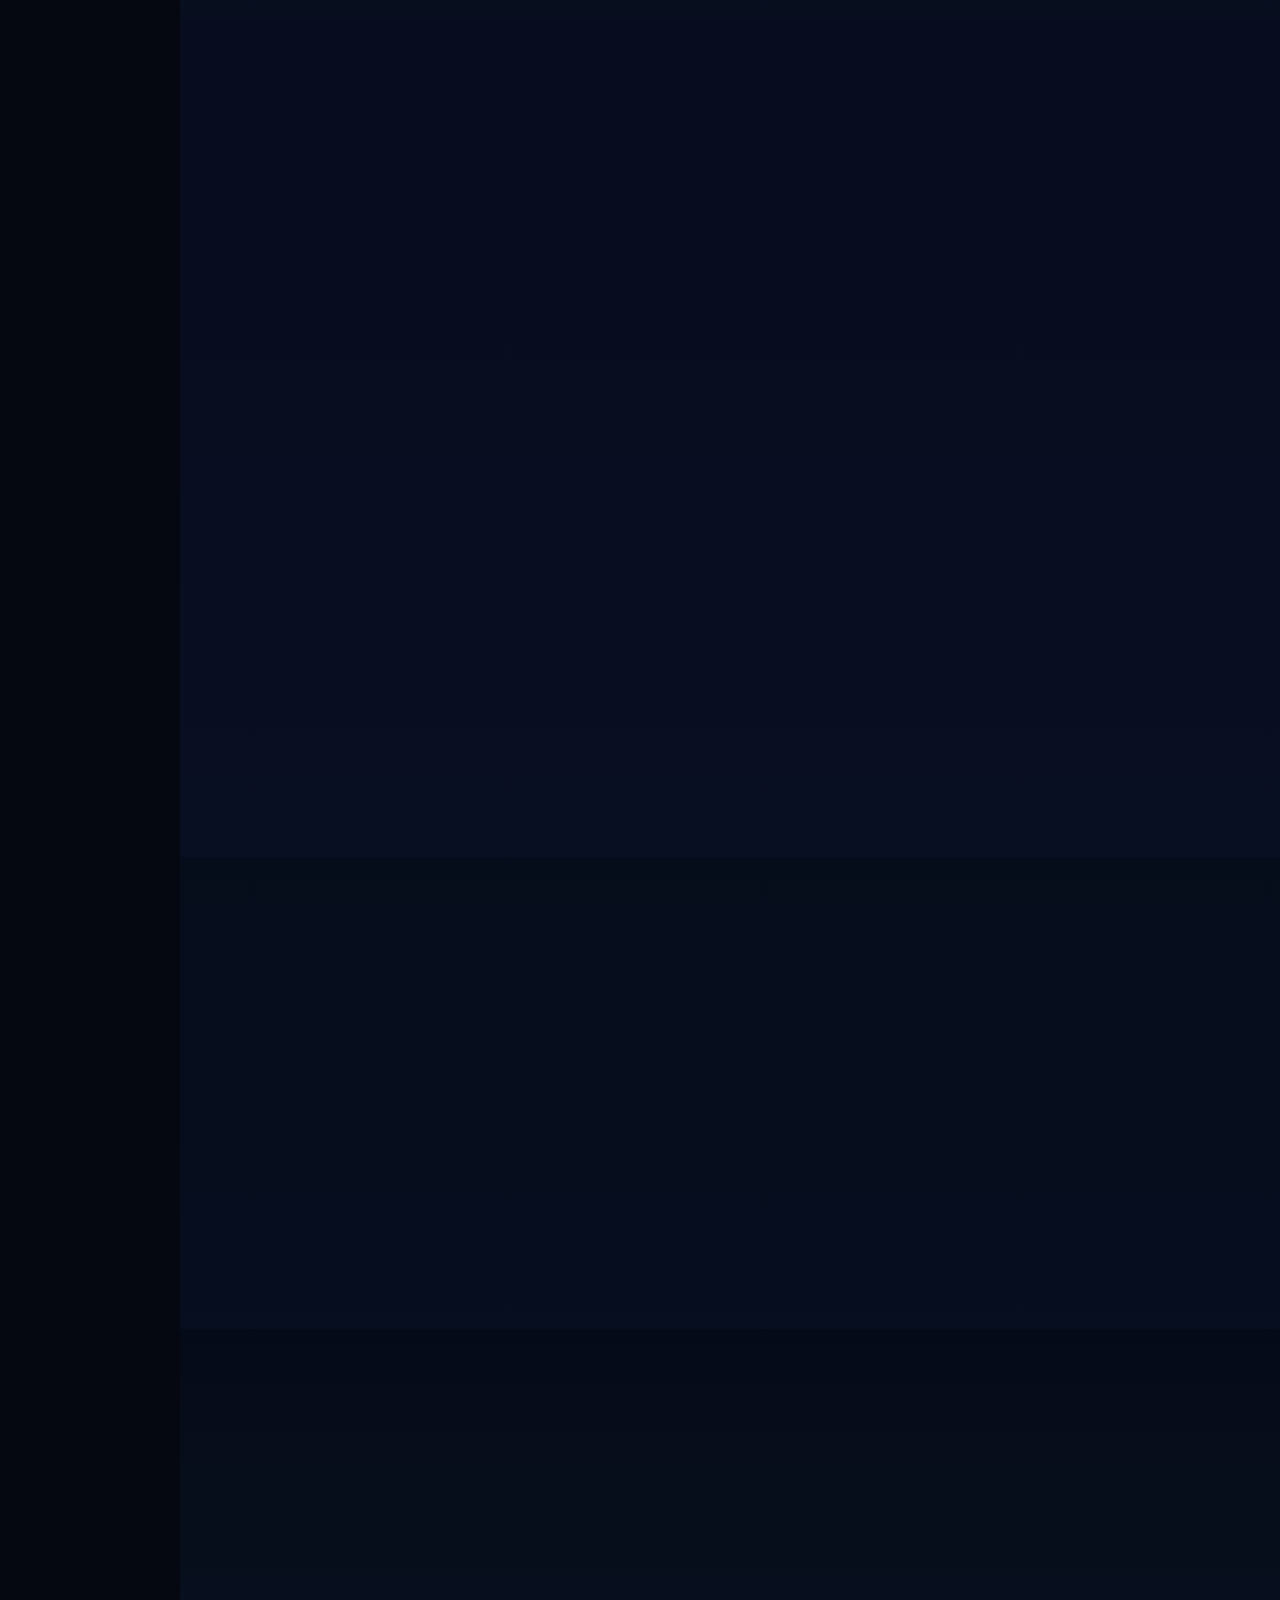
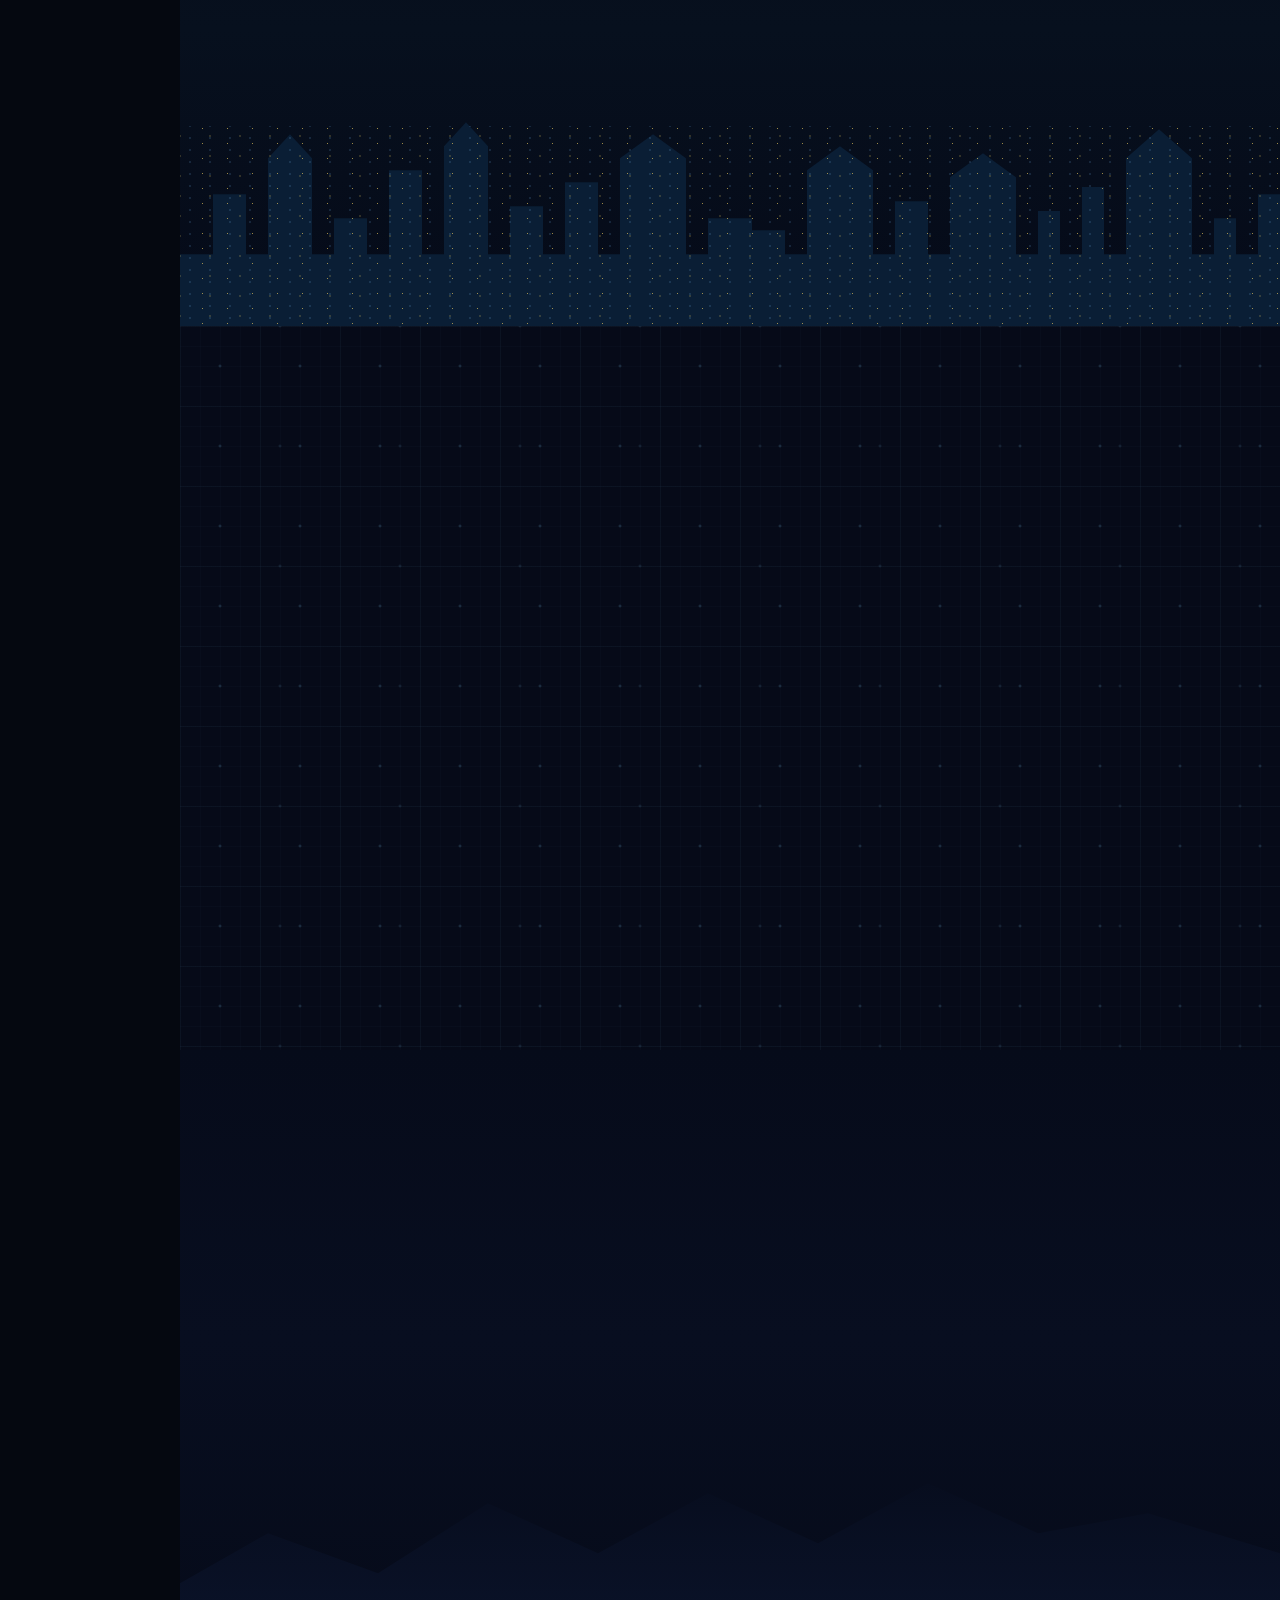
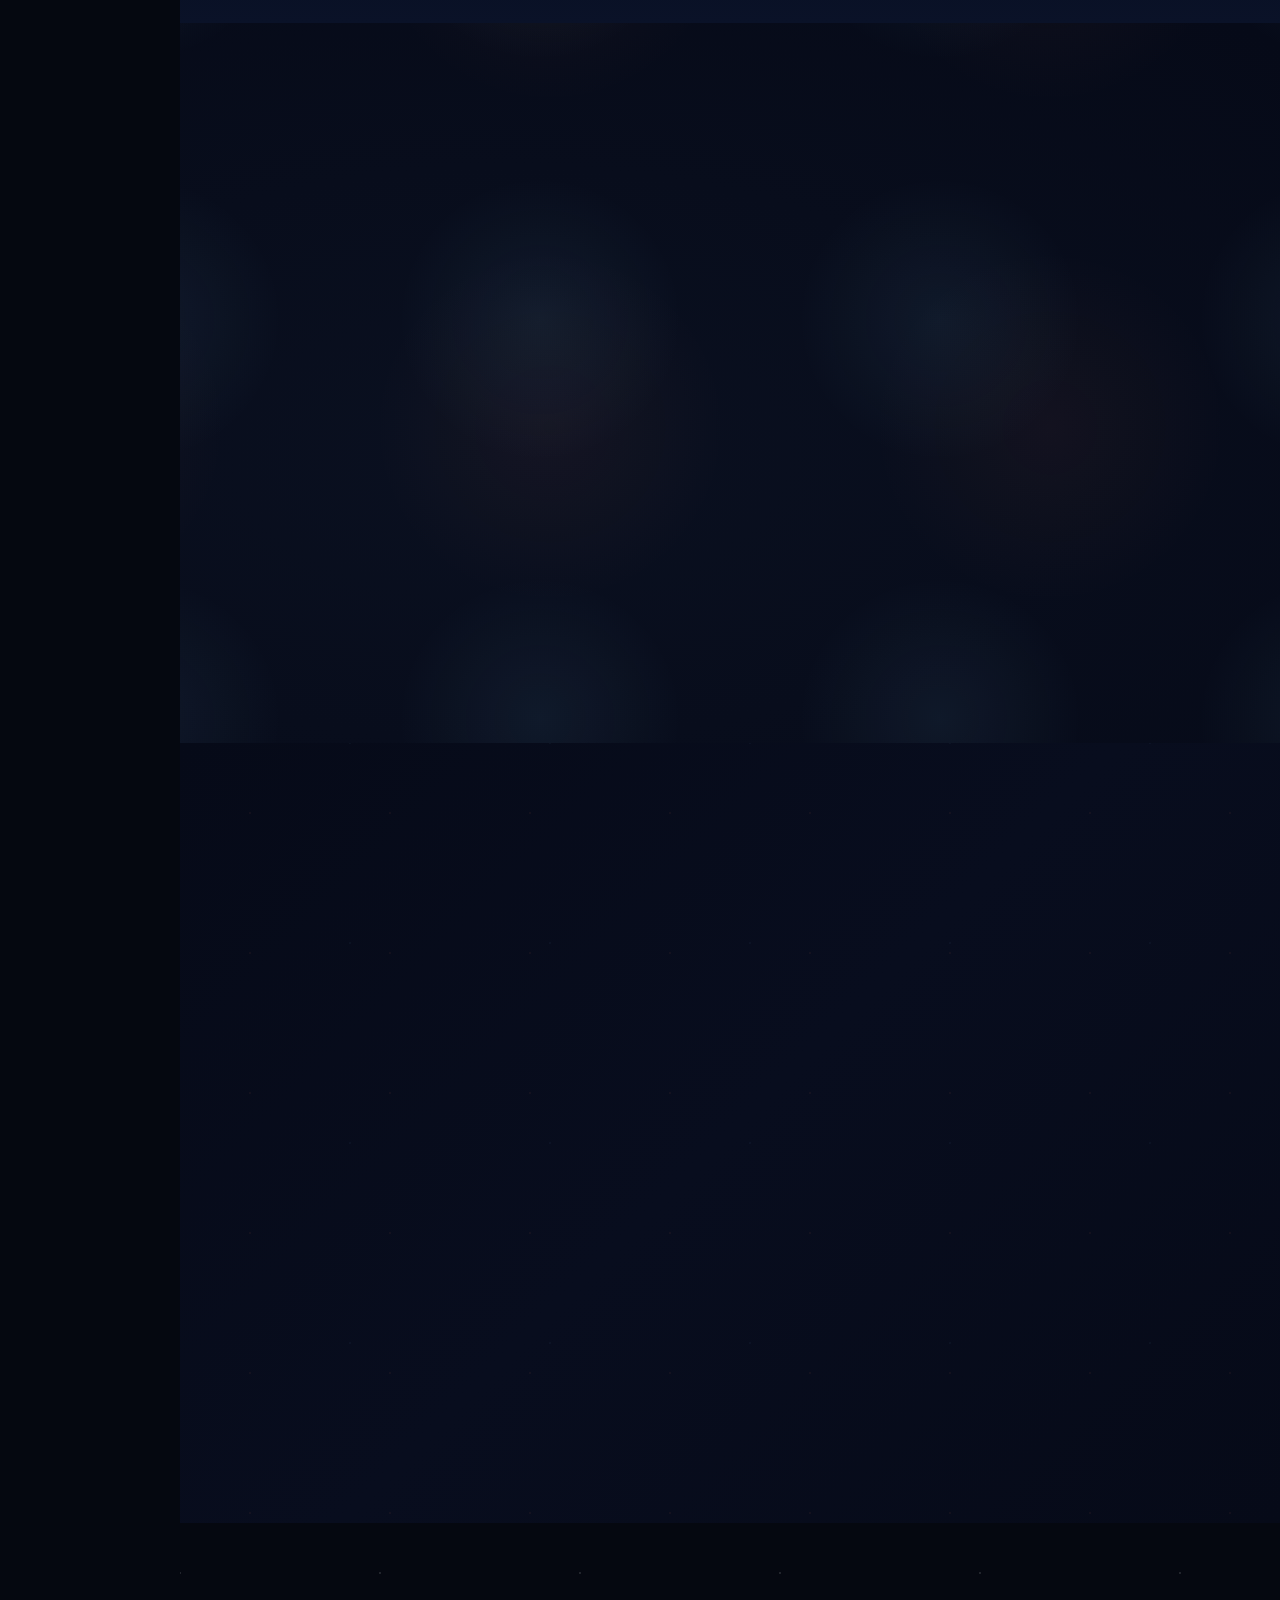
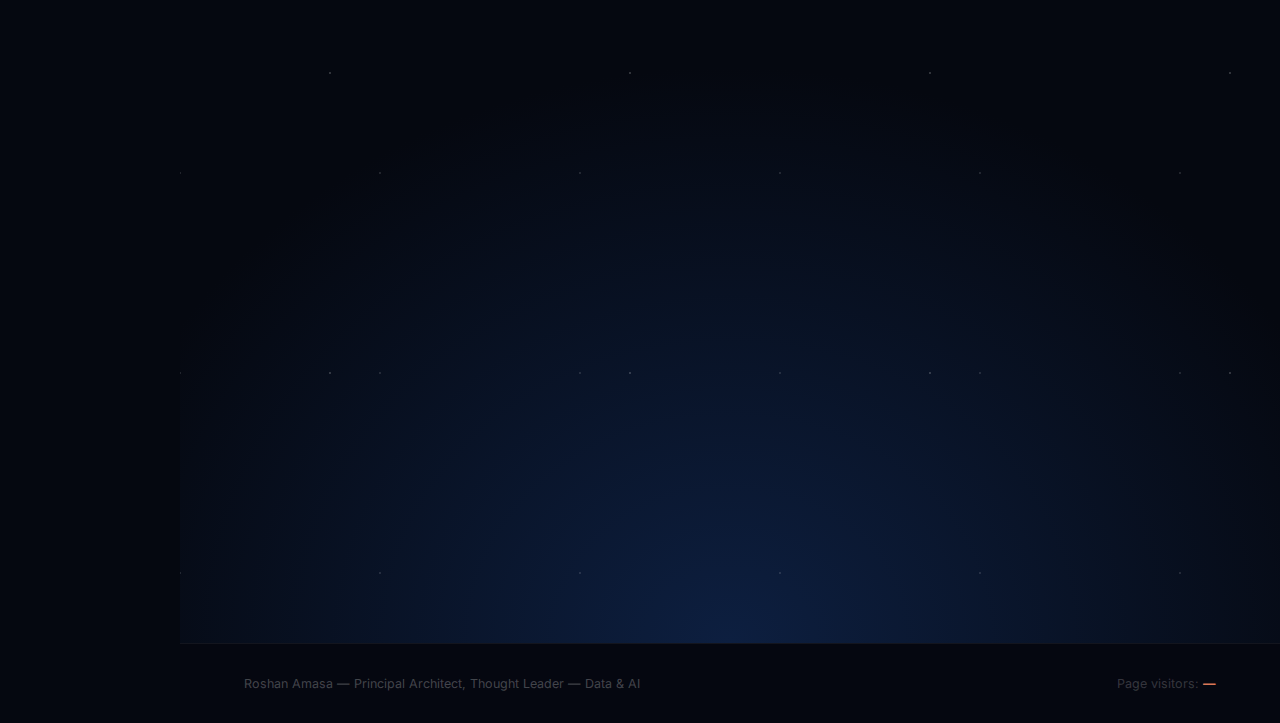
<file: interactive.html>
<!DOCTYPE html>
<html lang="en">
<head>
  <meta charset="UTF-8">
  <meta name="viewport" content="width=device-width, initial-scale=1.0">
  <title>Roshan Amasa — The Data Journey</title>
  <link rel="preconnect" href="https://fonts.googleapis.com">
  <link rel="preconnect" href="https://fonts.gstatic.com" crossorigin>
  <link href="https://fonts.googleapis.com/css2?family=Inter:wght@300;400;500;600;700;800;900&family=Playfair+Display:ital,wght@0,700;0,900;1,500&display=swap" rel="stylesheet">
  <style>
    *, *::before, *::after { box-sizing: border-box; margin: 0; padding: 0; }

    :root {
      --track-w: 180px;
      --nav-h:   56px;
      --char-sz: 62px;
      --mono: 'JetBrains Mono', monospace;
      --sans: 'Inter', sans-serif;
      --serif: 'Playfair Display', serif;
    }

    html { scroll-behavior: smooth; }
    body {
      font-family: var(--sans);
      background: #050810;
      overflow-x: hidden;
      -webkit-font-smoothing: antialiased;
    }

    /* ══════════════════════════════════════════════
       NAV
    ══════════════════════════════════════════════ */
    nav {
      position: fixed;
      top: 0; left: 0; right: 0;
      height: var(--nav-h);
      z-index: 300;
      display: flex;
      align-items: center;
      padding: 0 24px 0 calc(var(--track-w) + 24px);
      background: rgba(5,8,16,0.85);
      backdrop-filter: blur(16px);
      -webkit-backdrop-filter: blur(16px);
      border-bottom: 1px solid rgba(255,255,255,0.06);
      justify-content: space-between;
    }

    .nav-logo {
      font-size: 15px;
      font-weight: 800;
      color: #fff;
      letter-spacing: -0.4px;
    }

    .nav-logo em { color: var(--scene-accent, #D97757); font-style: normal; }

    .nav-links {
      display: flex;
      gap: 28px;
      list-style: none;
    }

    .nav-links a {
      font-size: 12.5px;
      font-weight: 500;
      color: rgba(255,255,255,0.45);
      text-decoration: none;
      transition: color 0.2s;
    }

    .nav-links a:hover { color: #fff; }

    .nav-cv {
      font-size: 12.5px;
      font-weight: 600;
      color: #fff;
      background: rgba(217,119,87,0.8);
      padding: 6px 16px;
      border-radius: 6px;
      text-decoration: none;
      transition: background 0.2s;
    }

    .nav-cv:hover { background: #D97757; }

    /* ══════════════════════════════════════════════
       JOURNEY TRACK (fixed left column)
    ══════════════════════════════════════════════ */
    #track {
      position: fixed;
      left: 0;
      top: 0;
      bottom: 0;
      width: var(--track-w);
      z-index: 200;
      display: flex;
      flex-direction: column;
      align-items: center;
      padding-top: var(--nav-h);
      background: rgba(5,8,16,0.6);
      border-right: 1px solid rgba(255,255,255,0.06);
    }

    /* The vertical path line */
    #pathLine {
      position: absolute;
      top: var(--nav-h);
      bottom: 0;
      left: 50%;
      transform: translateX(-50%);
      width: 2px;
      background: linear-gradient(
        to bottom,
        transparent 0%,
        rgba(217,119,87,0.25) 10%,
        rgba(217,119,87,0.45) 40%,
        rgba(106,171,207,0.45) 65%,
        rgba(106,171,207,0.25) 90%,
        transparent 100%
      );
    }

    /* Travelled portion overlay */
    #pathProgress {
      position: absolute;
      top: var(--nav-h);
      left: 50%;
      transform: translateX(-50%);
      width: 2px;
      height: 0%;
      background: #fff;
      opacity: 0.7;
      transition: height 0.1s linear;
      box-shadow: 0 0 6px rgba(255,255,255,0.6);
    }

    /* Character avatar */
    #character {
      position: fixed;
      left: calc(var(--track-w) / 2 - var(--char-sz) / 2);
      top: var(--nav-h);
      width: var(--char-sz);
      height: var(--char-sz);
      border-radius: 50%;
      z-index: 250;
      transition: top 0.4s cubic-bezier(0.25, 0.46, 0.45, 0.94);
      box-shadow:
        0 0 0 3px rgba(217,119,87,0.9),
        0 0 20px rgba(217,119,87,0.5),
        0 0 40px rgba(217,119,87,0.2);
      animation: charPulse 2.5s ease-in-out infinite;
      overflow: hidden;
      background: #1a1a2e;
    }

    #character img {
      width: 100%;
      height: 100%;
      object-fit: cover;
      object-position: top center;
      display: block;
    }

    @keyframes charPulse {
      0%, 100% { box-shadow: 0 0 0 3px rgba(217,119,87,0.9), 0 0 20px rgba(217,119,87,0.4), 0 0 40px rgba(217,119,87,0.15); }
      50%       { box-shadow: 0 0 0 3px rgba(217,119,87,1.0), 0 0 28px rgba(217,119,87,0.7), 0 0 56px rgba(217,119,87,0.3); }
    }

    /* Waypoint dots on track */
    .waypoint {
      position: absolute;
      left: 50%;
      transform: translateX(-50%);
      width: 10px;
      height: 10px;
      border-radius: 50%;
      background: rgba(255,255,255,0.2);
      border: 1px solid rgba(255,255,255,0.3);
      transition: all 0.3s;
      cursor: pointer;
    }

    .waypoint.reached {
      background: #fff;
      box-shadow: 0 0 8px rgba(255,255,255,0.6);
    }

    .waypoint-label {
      position: absolute;
      left: calc(100% + 10px);
      top: 50%;
      transform: translateY(-50%);
      font-size: 8.5px;
      font-weight: 600;
      color: rgba(255,255,255,0.3);
      white-space: nowrap;
      letter-spacing: 0.8px;
      text-transform: uppercase;
      transition: color 0.3s;
    }

    .waypoint.reached .waypoint-label { color: rgba(255,255,255,0.7); }

    /* ══════════════════════════════════════════════
       SCENES
    ══════════════════════════════════════════════ */
    .scene {
      margin-left: var(--track-w);
      min-height: auto;
      position: relative;
      overflow: hidden;
      padding: 80px 64px;
      display: flex;
      flex-direction: column;
      justify-content: center;
    }

    .scene--full { min-height: 100vh; padding-top: calc(var(--nav-h) + 60px); }
    .scene--tall { min-height: 80vh; }

    /* ── Scene: HERO ── */
    #scene-hero {
      min-height: 100vh;
      background:
        radial-gradient(ellipse 80% 60% at 70% 50%, #0D1F4A 0%, #050810 100%);
    }

    /* Star field */
    #scene-hero::before {
      content: '';
      position: absolute;
      inset: 0;
      background-image:
        radial-gradient(circle, rgba(255,255,255,0.9) 1px, transparent 1px),
        radial-gradient(circle, rgba(255,255,255,0.6) 1px, transparent 1px),
        radial-gradient(circle, rgba(255,255,255,0.4) 1px, transparent 1px),
        radial-gradient(circle, rgba(121,192,255,0.8) 1px, transparent 1px);
      background-size: 250px 250px, 180px 180px, 320px 320px, 400px 400px;
      background-position: 10px 20px, 90px 70px, 160px 10px, 40px 150px;
      pointer-events: none;
    }

    /* Nebula glow */
    #scene-hero::after {
      content: '';
      position: absolute;
      width: 500px;
      height: 400px;
      background: radial-gradient(ellipse, rgba(217,119,87,0.08) 0%, transparent 70%);
      top: 10%;
      right: 5%;
      pointer-events: none;
    }

    /* ── Scene: ABOUT ── */
    #scene-about {
      background:
        linear-gradient(180deg, #060D1C 0%, #091422 40%, #0A1628 100%);
    }

    #scene-about::before {
      content: '';
      position: absolute;
      bottom: 0; left: 0; right: 0;
      height: 180px;
      background:
        linear-gradient(180deg, transparent 0%, rgba(6,13,28,0.8) 100%);
      clip-path: polygon(
        0% 100%, 0% 50%,
        5% 40%, 12% 55%, 20% 30%, 28% 60%, 36% 25%, 44% 50%,
        52% 20%, 60% 45%, 68% 15%, 76% 40%, 84% 25%, 92% 50%, 100% 35%,
        100% 100%
      );
    }

    /* ── Scene: MUNICH RE ── */
    #scene-munich {
      background: linear-gradient(180deg, #050A18 0%, #07101E 50%, #050A18 100%);
    }

    /* City skyline using clip-path */
    #scene-munich::before {
      content: '';
      position: absolute;
      bottom: 0; left: 0; right: 0;
      height: 240px;
      background: #0A1E35;
      clip-path: polygon(
        0% 100%,
        0% 70%, 3% 70%, 3% 45%, 6% 45%, 6% 70%,
        8% 70%, 8% 30%, 10% 20%, 12% 30%, 12% 70%,
        14% 70%, 14% 55%, 17% 55%, 17% 70%,
        19% 70%, 19% 35%, 22% 35%, 22% 70%,
        24% 70%, 24% 25%, 26% 15%, 28% 25%, 28% 70%,
        30% 70%, 30% 50%, 33% 50%, 33% 70%,
        35% 70%, 35% 40%, 38% 40%, 38% 70%,
        40% 70%, 40% 30%, 43% 20%, 46% 30%, 46% 70%,
        48% 70%, 48% 55%, 50% 55%,
        52% 55%, 52% 60%, 55% 60%, 55% 70%,
        57% 70%, 57% 35%, 60% 25%, 63% 35%, 63% 70%,
        65% 70%, 65% 48%, 68% 48%, 68% 70%,
        70% 70%, 70% 38%, 73% 28%, 76% 38%, 76% 70%,
        78% 70%, 78% 52%, 80% 52%, 80% 70%,
        82% 70%, 82% 42%, 84% 42%, 84% 70%,
        86% 70%, 86% 30%, 89% 18%, 92% 30%, 92% 70%,
        94% 70%, 94% 55%, 96% 55%, 96% 70%,
        98% 70%, 98% 45%, 100% 45%,
        100% 100%
      );
    }

    /* Windows glow */
    #scene-munich::after {
      content: '';
      position: absolute;
      bottom: 0; left: 0; right: 0;
      height: 200px;
      background-image:
        radial-gradient(circle 1px, rgba(255,220,100,0.6) 0%, transparent 100%),
        radial-gradient(circle 1px, rgba(255,220,100,0.6) 0%, transparent 100%),
        radial-gradient(circle 1px, rgba(121,192,255,0.5) 0%, transparent 100%);
      background-size: 30px 20px, 25px 15px, 20px 12px;
      background-position: 15px 20px, 60px 40px, 120px 30px;
      pointer-events: none;
    }

    /* ── Scene: BMW ── */
    #scene-bmw {
      background: #060A18;
      background-image:
        linear-gradient(rgba(106,171,207,0.035) 1px, transparent 1px),
        linear-gradient(90deg, rgba(106,171,207,0.035) 1px, transparent 1px),
        linear-gradient(rgba(106,171,207,0.018) 1px, transparent 1px),
        linear-gradient(90deg, rgba(106,171,207,0.018) 1px, transparent 1px);
      background-size: 80px 80px, 80px 80px, 20px 20px, 20px 20px;
    }

    /* Circuit dots */
    #scene-bmw::before {
      content: '';
      position: absolute;
      inset: 0;
      background-image:
        radial-gradient(circle 2px, rgba(106,171,207,0.3) 0%, transparent 100%),
        radial-gradient(circle 2px, rgba(106,171,207,0.2) 0%, transparent 100%);
      background-size: 80px 80px, 120px 120px;
      background-position: 0 0, 40px 60px;
      pointer-events: none;
    }

    /* ── Scene: EARLY CAREER ── */
    #scene-early {
      background: linear-gradient(180deg, #060B1A 0%, #080E20 50%, #060B1A 100%);
    }

    #scene-early::before {
      content: '';
      position: absolute;
      bottom: 0; left: 0; right: 0;
      height: 200px;
      background: linear-gradient(180deg, #060B1A, #0A1228);
      clip-path: polygon(
        0% 100%, 0% 80%,
        8% 55%, 18% 75%, 28% 40%, 38% 65%, 48% 35%,
        58% 60%, 68% 30%, 78% 55%, 88% 45%, 100% 65%,
        100% 100%
      );
    }

    /* ── Scene: SKILLS ── */
    #scene-skills {
      background:
        radial-gradient(ellipse 100% 80% at 30% 60%, #0A1020 0%, #060A18 100%);
    }

    #scene-skills::before {
      content: '';
      position: absolute;
      inset: 0;
      background-image:
        radial-gradient(circle, rgba(106,171,207,0.08) 0%, transparent 50%),
        radial-gradient(circle, rgba(217,119,87,0.05) 0%, transparent 50%);
      background-size: 400px 400px, 500px 500px;
      background-position: 80% 30%, 20% 70%;
      pointer-events: none;
    }

    /* ── Scene: CERTS ── */
    #scene-certs {
      background: linear-gradient(135deg, #060A18 0%, #080D1E 50%, #060A18 100%);
    }

    #scene-certs::before {
      content: '';
      position: absolute;
      inset: 0;
      background-image:
        radial-gradient(circle 1px, rgba(217,119,87,0.2) 0%, transparent 100%),
        radial-gradient(circle 1px, rgba(106,171,207,0.15) 0%, transparent 100%);
      background-size: 140px 140px, 200px 200px;
      background-position: 0 0, 70px 100px;
      pointer-events: none;
    }

    /* ── Scene: CONTACT ── */
    #scene-contact {
      background:
        radial-gradient(ellipse 60% 80% at 50% 100%, #0D1F40 0%, #050810 100%);
    }

    #scene-contact::before {
      content: '';
      position: absolute;
      inset: 0;
      background-image:
        radial-gradient(circle 1px, rgba(255,255,255,0.6) 0%, transparent 100%),
        radial-gradient(circle 1px, rgba(255,255,255,0.4) 0%, transparent 100%);
      background-size: 300px 300px, 200px 200px;
      background-position: 0 0, 100px 150px;
      pointer-events: none;
    }

    /* ══════════════════════════════════════════════
       CONTENT COMPONENTS
    ══════════════════════════════════════════════ */

    /* ─ Reveal animation ─ */
    .reveal {
      opacity: 0;
      transform: translateY(32px);
      transition: opacity 0.7s ease, transform 0.7s ease;
    }

    .reveal.in { opacity: 1; transform: translateY(0); }
    .reveal.delay-1 { transition-delay: 0.1s; }
    .reveal.delay-2 { transition-delay: 0.2s; }
    .reveal.delay-3 { transition-delay: 0.3s; }
    .reveal.delay-4 { transition-delay: 0.4s; }

    /* ─ Scene label ─ */
    .scene-label {
      font-size: 11px;
      font-weight: 700;
      letter-spacing: 3px;
      text-transform: uppercase;
      margin-bottom: 16px;
    }

    /* ─ Hero content ─ */
    .hero-eyebrow {
      font-size: 13px;
      font-weight: 600;
      letter-spacing: 2px;
      text-transform: uppercase;
      color: #D97757;
      margin-bottom: 20px;
      display: flex;
      align-items: center;
      gap: 10px;
    }

    .hero-eyebrow::before { content: ''; display: block; width: 24px; height: 1px; background: #D97757; }

    .hero-name {
      font-family: var(--serif);
      font-size: clamp(52px, 7vw, 96px);
      font-weight: 900;
      color: #fff;
      line-height: 0.95;
      letter-spacing: -3px;
      margin-bottom: 20px;
    }

    .hero-name em { color: #D97757; font-style: normal; }

    .hero-subtitle {
      font-size: clamp(16px, 2vw, 20px);
      color: rgba(255,255,255,0.45);
      max-width: 520px;
      margin-bottom: 44px;
      line-height: 1.6;
    }

    .hero-actions {
      display: flex;
      gap: 14px;
      flex-wrap: wrap;
    }

    .btn {
      display: inline-flex;
      align-items: center;
      gap: 8px;
      padding: 12px 24px;
      border-radius: 8px;
      font-size: 14px;
      font-weight: 600;
      text-decoration: none;
      transition: all 0.2s;
    }

    .btn-accent {
      background: #D97757;
      color: #fff;
    }

    .btn-accent:hover {
      background: #E88A6A;
      transform: translateY(-1px);
      box-shadow: 0 8px 24px rgba(217,119,87,0.4);
    }

    .btn-ghost {
      background: transparent;
      color: rgba(255,255,255,0.65);
      border: 1px solid rgba(255,255,255,0.15);
    }

    .btn-ghost:hover {
      border-color: rgba(255,255,255,0.4);
      color: #fff;
    }

    .hero-stats {
      display: flex;
      gap: 48px;
      flex-wrap: wrap;
      margin-top: 60px;
      padding-top: 40px;
      border-top: 1px solid rgba(255,255,255,0.07);
    }

    .stat-val {
      font-family: var(--serif);
      font-size: 44px;
      font-weight: 700;
      color: #fff;
      line-height: 1;
    }

    .stat-val sup { color: #D97757; font-size: 24px; }

    .stat-label {
      font-size: 11px;
      font-weight: 600;
      text-transform: uppercase;
      letter-spacing: 1px;
      color: rgba(255,255,255,0.35);
      margin-top: 6px;
    }

    /* ─ Section heading ─ */
    .s-head {
      font-family: var(--serif);
      font-size: clamp(32px, 4vw, 52px);
      font-weight: 700;
      color: #fff;
      letter-spacing: -1px;
      line-height: 1.1;
      margin-bottom: 12px;
    }

    .s-sub {
      font-size: 15px;
      color: rgba(255,255,255,0.45);
      max-width: 560px;
      line-height: 1.7;
      margin-bottom: 48px;
    }

    /* ─ About grid ─ */
    .about-grid {
      display: grid;
      grid-template-columns: 220px 1fr;
      gap: 56px;
      align-items: start;
    }

    .about-photo-wrap {
      position: relative;
    }

    .about-photo-wrap::after {
      content: '';
      position: absolute;
      inset: 12px -12px -12px 12px;
      border: 2px solid rgba(217,119,87,0.35);
      border-radius: 14px;
    }

    .about-photo {
      width: 100%;
      aspect-ratio: 4/5;
      object-fit: cover;
      object-position: top;
      border-radius: 12px;
      display: block;
      position: relative;
      z-index: 1;
    }

    .about-info {
      display: grid;
      grid-template-columns: auto 1fr;
      gap: 10px 20px;
      font-size: 14px;
      margin-top: 28px;
    }

    .ai-key { color: rgba(255,255,255,0.35); font-weight: 500; }

    .ai-val { color: rgba(255,255,255,0.8); }

    .ai-val a { color: #6AABCF; text-decoration: none; }

    .ai-val a:hover { text-decoration: underline; }

    /* ─ Job cards ─ */
    .job-card {
      background: rgba(255,255,255,0.03);
      border: 1px solid rgba(255,255,255,0.08);
      border-radius: 14px;
      padding: 28px;
      margin-bottom: 20px;
      transition: border-color 0.2s, background 0.2s;
    }

    .job-card:hover {
      background: rgba(255,255,255,0.05);
      border-color: rgba(255,255,255,0.14);
    }

    .job-header {
      display: flex;
      align-items: flex-start;
      justify-content: space-between;
      flex-wrap: wrap;
      gap: 8px;
      margin-bottom: 4px;
    }

    .job-company { font-size: 18px; font-weight: 700; color: #fff; }

    .job-date { font-size: 12px; color: rgba(255,255,255,0.35); font-weight: 500; }

    .job-role {
      font-size: 13.5px;
      font-weight: 600;
      margin-bottom: 16px;
    }

    .job-bullets {
      list-style: none;
      display: flex;
      flex-direction: column;
      gap: 8px;
    }

    .job-bullets li {
      font-size: 13.5px;
      color: rgba(255,255,255,0.5);
      padding-left: 20px;
      position: relative;
      line-height: 1.65;
    }

    .job-bullets li::before { content: '→'; position: absolute; left: 0; }

    .job-bullets li strong { color: rgba(255,255,255,0.8); font-weight: 600; }

    /* ─ Skill bars ─ */
    /* ─ Skill blocks ─ */
    .skills-blocks {
      display: grid;
      grid-template-columns: repeat(3, 1fr);
      gap: 28px;
      margin-top: 36px;
    }

    .skill-block {
      border-top: 2px solid;
      padding-top: 20px;
      position: relative;
      overflow: hidden;
    }

    .skill-block--blue  { border-color: #6AABCF; }
    .skill-block--coral { border-color: #D97757; }

    .skill-block-num {
      font-family: var(--serif);
      font-size: 80px;
      font-weight: 900;
      color: rgba(255,255,255,0.03);
      position: absolute;
      top: -8px;
      right: -4px;
      line-height: 1;
      pointer-events: none;
      user-select: none;
    }

    .skill-block-cat {
      font-size: 10px;
      font-weight: 700;
      letter-spacing: 2px;
      text-transform: uppercase;
      margin-bottom: 20px;
    }

    .skill-block-list { list-style: none; }

    .skill-block-list li {
      font-size: 13.5px;
      color: rgba(255,255,255,0.6);
      padding: 9px 0;
      border-bottom: 1px solid rgba(255,255,255,0.05);
      font-weight: 500;
      transition: color 0.2s;
    }

    .skill-block-list li:last-child { border-bottom: none; }
    .skill-block-list li:hover { color: rgba(255,255,255,0.9); }

    /* ─ Tech tags ─ */
    .tag-cloud {
      display: flex;
      flex-wrap: wrap;
      gap: 8px;
      margin-top: 36px;
    }

    .tag {
      font-size: 12px;
      padding: 5px 13px;
      border-radius: 100px;
      font-weight: 500;
    }

    /* ─ Cert grid ─ */
    .cert-grid {
      display: grid;
      grid-template-columns: repeat(3, 1fr);
      gap: 16px;
    }

    .cert-card {
      background: rgba(255,255,255,0.03);
      border: 1px solid rgba(255,255,255,0.08);
      border-radius: 12px;
      padding: 24px 20px;
      text-align: center;
      text-decoration: none;
      transition: all 0.2s;
    }

    .cert-card:hover {
      background: rgba(217,119,87,0.06);
      border-color: rgba(217,119,87,0.25);
    }

    .cert-card img {
      width: 72px;
      height: 72px;
      object-fit: contain;
      margin: 0 auto 12px;
      display: block;
    }

    .cert-card-emoji {
      font-size: 40px;
      margin-bottom: 12px;
      display: block;
    }

    .cert-card-name {
      font-size: 12.5px;
      font-weight: 600;
      color: rgba(255,255,255,0.65);
      line-height: 1.5;
    }

    /* ─ Awards ─ */
    .award-row {
      display: grid;
      grid-template-columns: 1fr 1fr;
      gap: 16px;
      margin-top: 40px;
    }

    .award-card {
      background: rgba(255,255,255,0.03);
      border: 1px solid rgba(217,119,87,0.15);
      border-radius: 12px;
      padding: 24px;
    }

    .award-year {
      font-size: 11px;
      font-weight: 700;
      letter-spacing: 1px;
      text-transform: uppercase;
      color: #D97757;
      margin-bottom: 8px;
    }

    .award-title { font-size: 16px; font-weight: 700; color: #fff; margin-bottom: 4px; }

    .award-org { font-size: 12.5px; color: rgba(255,255,255,0.35); margin-bottom: 10px; }

    .award-desc { font-size: 13px; color: rgba(255,255,255,0.5); line-height: 1.65; }

    /* ─ Contact ─ */
    .contact-grid {
      display: grid;
      grid-template-columns: 1fr 1fr;
      gap: 64px;
      align-items: start;
    }

    .contact-statement {
      font-family: var(--serif);
      font-size: clamp(20px, 2.5vw, 30px);
      font-style: italic;
      color: rgba(255,255,255,0.75);
      line-height: 1.5;
      max-width: 400px;
    }

    .contact-cards { display: flex; flex-direction: column; gap: 12px; }

    .contact-card {
      display: flex;
      align-items: center;
      gap: 16px;
      padding: 18px 20px;
      background: rgba(255,255,255,0.04);
      border: 1px solid rgba(255,255,255,0.08);
      border-radius: 12px;
      text-decoration: none;
      transition: all 0.2s;
    }

    .contact-card:hover {
      border-color: rgba(217,119,87,0.4);
      background: rgba(217,119,87,0.05);
    }

    .contact-icon {
      width: 40px;
      height: 40px;
      background: rgba(217,119,87,0.12);
      border-radius: 10px;
      display: flex;
      align-items: center;
      justify-content: center;
      font-size: 18px;
      flex-shrink: 0;
    }

    .contact-label {
      font-size: 10px;
      font-weight: 700;
      letter-spacing: 1.2px;
      text-transform: uppercase;
      color: rgba(255,255,255,0.3);
      margin-bottom: 2px;
    }

    .contact-value { font-size: 14px; font-weight: 600; color: rgba(255,255,255,0.8); }

    /* ─ Portfolio cards ─ */
    .portfolio-grid {
      display: grid;
      grid-template-columns: repeat(3, 1fr);
      gap: 16px;
    }

    .portfolio-card {
      background: rgba(255,255,255,0.04);
      border: 1px solid rgba(255,255,255,0.08);
      border-radius: 12px;
      padding: 24px;
      transition: all 0.2s;
    }

    .portfolio-card:hover {
      background: rgba(255,255,255,0.06);
      transform: translateY(-2px);
    }

    .portfolio-icon { font-size: 28px; margin-bottom: 14px; display: block; }

    .portfolio-title { font-size: 15px; font-weight: 700; color: #fff; margin-bottom: 8px; }

    .portfolio-desc { font-size: 13px; color: rgba(255,255,255,0.5); line-height: 1.7; }

    /* ─ Footer ─ */
    .site-footer {
      margin-left: var(--track-w);
      padding: 32px 64px;
      border-top: 1px solid rgba(255,255,255,0.06);
      display: flex;
      align-items: center;
      justify-content: space-between;
      background: rgba(5,8,16,0.8);
      flex-wrap: wrap;
      gap: 12px;
    }

    .footer-copy { font-size: 12.5px; color: rgba(255,255,255,0.25); }

    .footer-visitor { font-size: 12.5px; color: rgba(255,255,255,0.2); }

    .footer-visitor span { color: #D97757; font-weight: 600; }

    /* ══════════════════════════════════════════════
       RESPONSIVE
    ══════════════════════════════════════════════ */
    /* ─ Strengths / CDO Readiness ─ */
    .strengths-list {
      display: flex;
      flex-direction: column;
      margin-top: 16px;
      max-width: 800px;
    }

    .strength-row {
      display: grid;
      grid-template-columns: 160px 1fr;
      gap: 32px;
      padding: 22px 0;
      border-bottom: 1px solid rgba(255,255,255,0.06);
      align-items: start;
    }

    .strength-row:first-child { border-top: 1px solid rgba(255,255,255,0.06); }

    .strength-title {
      font-size: 13.5px;
      font-weight: 700;
      color: #D97757;
      padding-top: 2px;
      letter-spacing: 0.2px;
    }

    .strength-desc {
      font-size: 14px;
      color: rgba(255,255,255,0.55);
      line-height: 1.7;
    }


    /* ══════════════════════════════════════════════
       HAMBURGER MENU
    ══════════════════════════════════════════════ */
    .nav-hamburger {
      display: none;
      flex-direction: column;
      justify-content: center;
      gap: 5px;
      background: none;
      border: none;
      cursor: pointer;
      padding: 6px;
      margin-left: auto;
      z-index: 400;
    }
    .nav-hamburger span {
      display: block;
      width: 22px;
      height: 2px;
      background: rgba(255,255,255,0.75);
      border-radius: 2px;
      transition: all 0.25s;
    }
    .nav-hamburger.open span:nth-child(1) { transform: translateY(7px) rotate(45deg); }
    .nav-hamburger.open span:nth-child(2) { opacity: 0; }
    .nav-hamburger.open span:nth-child(3) { transform: translateY(-7px) rotate(-45deg); }

    .nav-mobile-overlay {
      display: none;
      position: fixed;
      inset: 0;
      background: rgba(5,8,16,0.97);
      z-index: 350;
      flex-direction: column;
      align-items: center;
      justify-content: center;
      gap: 0;
      backdrop-filter: blur(16px);
      -webkit-backdrop-filter: blur(16px);
    }
    .nav-mobile-overlay.open { display: flex; }

    .nav-mobile-close {
      position: absolute;
      top: 18px; right: 20px;
      background: none;
      border: none;
      color: rgba(255,255,255,0.5);
      font-size: 24px;
      cursor: pointer;
      line-height: 1;
      padding: 4px 8px;
    }
    .nav-mobile-links {
      list-style: none;
      display: flex;
      flex-direction: column;
      align-items: center;
      gap: 0;
      width: 100%;
    }
    .nav-mobile-links a {
      display: block;
      width: 100%;
      text-align: center;
      padding: 18px 20px;
      font-size: 22px;
      font-weight: 600;
      color: rgba(255,255,255,0.7);
      text-decoration: none;
      border-bottom: 1px solid rgba(255,255,255,0.05);
      transition: color 0.2s;
    }
    .nav-mobile-links a:hover { color: #fff; }
    .nav-mobile-cv {
      margin-top: 32px;
      font-size: 15px;
      font-weight: 600;
      color: #fff;
      background: #D97757;
      padding: 14px 36px;
      border-radius: 8px;
      text-decoration: none;
    }

    /* ══════════════════════════════════════════════
       RESPONSIVE — TABLET (≤ 1024px)
    ══════════════════════════════════════════════ */
    @media (max-width: 1024px) {
      :root { --track-w: 130px; }

      .waypoint-label { font-size: 7px; letter-spacing: 0.4px; }

      .scene { padding: 80px 48px; }

      .skills-blocks { grid-template-columns: 1fr 1fr; }
      .skills-blocks .skill-block:last-child { grid-column: 1 / -1; }
      .skills-blocks .skill-block:last-child .skill-block-list {
        display: grid;
        grid-template-columns: 1fr 1fr;
        gap: 0 32px;
      }

      .strength-row { grid-template-columns: 130px 1fr; gap: 20px; }

      .hero-stats { gap: 36px; }
    }

    /* ══════════════════════════════════════════════
       RESPONSIVE — MOBILE (≤ 680px)
    ══════════════════════════════════════════════ */
    @media (max-width: 680px) {
      :root { --track-w: 0px; }

      #track, #character { display: none; }

      nav { padding: 0 16px 0 16px; }
      .nav-links { display: none; }
      .nav-cv    { display: none; }
      .nav-hamburger { display: flex; }

      .scene { padding: 72px 22px 52px; overflow-x: hidden; }
      .scene--full { padding-top: calc(var(--nav-h) + 28px); }

      /* ─ Hero ─ */
      .hero-eyebrow { font-size: 11px; margin-bottom: 14px; }
      .hero-subtitle { font-size: 15px; margin-bottom: 28px; max-width: 100%; }
      /* 2-col grid: name left | stacked buttons right */
      .hero-content {
        display: grid;
        grid-template-columns: 1fr 76px;
        grid-template-rows: auto auto auto auto;
        column-gap: 10px;
        row-gap: 0;
      }
      .hero-eyebrow  { grid-column: 1 / -1; grid-row: 1; margin-bottom: 8px; }
      .hero-name     { grid-column: 1; grid-row: 2; align-self: center; margin-bottom: 0; }
      .hero-actions  {
        grid-column: 2; grid-row: 2;
        display: flex; flex-direction: column;
        gap: 6px; align-self: center;
      }
      .hero-subtitle {
        grid-column: 1 / -1; grid-row: 3;
        font-size: 14px; line-height: 1.55;
        margin-top: 14px; margin-bottom: 0;
      }
      /* Stats pushed below the mosaic strip via touch-device class;
         on plain mobile fallback just sit below subtitle */
      .hero-stats {
        grid-column: 1 / -1; grid-row: 4;
        display: grid;
        grid-template-columns: 1fr 1fr;
        gap: 18px 16px;
        margin-top: 32px;
        padding-top: 24px;
      }
      .stat-val { font-size: 36px; }

      /* Buttons — 50% smaller */
      .btn     { font-size: 10px; padding: 6px 8px; width: 100%; justify-content: center; text-align: center; gap: 4px; line-height: 1.3; }
      .btn svg { width: 10px; height: 10px; flex-shrink: 0; }

      /* ─ Mosaic: smaller cards, hide slowest row ─ */
      .mosaic-card { width: 148px; height: 96px; padding: 10px 12px; }
      .mc-big-num  { font-size: 28px; }
      .mc-big-num sup { font-size: 14px; }
      .mosaic-row--l2 { display: none; }

      /* On mobile the touch-device class handles the vignette and strip.
         Default fallback for non-touch small screens: nearly-solid overlay. */
      .bg-mosaic-vignette {
        background: rgba(5,8,16,0.94);
      }

      /* ─ About ─ */
      .about-grid { grid-template-columns: 1fr; gap: 28px; }
      .about-photo-wrap { width: 110px; margin: 0 auto 4px; }
      .about-info { grid-template-columns: 80px 1fr; font-size: 13px; }
      .ai-val a { word-break: break-all; }

      /* ─ Strengths ─ */
      .strength-row { grid-template-columns: 1fr; gap: 4px; padding: 16px 0; }
      .strength-title { font-size: 12.5px; }

      /* ─ Portfolio ─ */
      .portfolio-grid { grid-template-columns: 1fr; }

      /* ─ Experience ─ */
      .job-header { flex-direction: column; gap: 3px; align-items: flex-start; }
      .job-date   { font-size: 11.5px; }

      /* ─ Skills ─ */
      .skills-blocks { grid-template-columns: 1fr; gap: 20px; }
      .skills-blocks .skill-block:last-child { grid-column: auto; }
      .skills-blocks .skill-block:last-child .skill-block-list {
        display: block;
      }
      .skill-block-num { font-size: 60px; }

      /* ─ Certs ─ */
      .cert-grid  { grid-template-columns: 1fr; }
      .award-row  { grid-template-columns: 1fr; }

      /* ─ Contact ─ */
      .contact-grid  { grid-template-columns: 1fr; gap: 32px; }
      .contact-cards { grid-template-columns: 1fr; }

      /* ─ Tag cloud ─ */
      .tag-cloud { gap: 8px; }
      .tag { font-size: 11.5px; padding: 5px 12px; }

      /* ─ Footer ─ */
      .site-footer {
        padding: 24px 20px;
        flex-direction: column;
        align-items: center;
        gap: 6px;
        text-align: center;
      }
    }

    /* ══════════════════════════════════════════════
       RESPONSIVE — SMALL PHONES (≤ 400px)
    ══════════════════════════════════════════════ */
    @media (max-width: 400px) {
      .scene { padding: 64px 16px 44px; }
      .hero-stats { gap: 14px 12px; }
      .stat-val { font-size: 32px; }
      .stat-val sup { font-size: 18px; }
      .mosaic-card { width: 130px; height: 88px; padding: 8px 10px; }
    }

    /* ══════════════════════════════════════════════
       TOUCH DEVICE MOSAIC — detected via JS class
       Cards are larger, more opaque, slower.
       Vignette opens up sides so cards peek through.
    ══════════════════════════════════════════════ */
    body.touch-device .mosaic-card {
      width: 168px;
      height: 112px;
      padding: 12px 14px;
      background: rgba(8, 18, 42, 0.92);
      border-color: rgba(255,255,255,0.14);
    }
    body.touch-device .mc-big-num  { font-size: 32px; }
    body.touch-device .mc-big-num sup { font-size: 15px; }
    body.touch-device .mc-tag      { font-size: 8px; }
    body.touch-device .mc-code     { font-size: 9px; }

    /* Touch device: hero starts at top, not centred */
    body.touch-device #scene-hero { justify-content: flex-start; }

    /* One row, slow, independent of text flow */
    body.touch-device .mosaic-row--l1 { animation-duration: 55s; }
    body.touch-device .mosaic-row--r1 { display: none; }
    body.touch-device .mosaic-row--l2 { display: none; }

    /* Mosaic strip pinned at ~52% down the hero — independent of content height */
    body.touch-device .mosaic-rows {
      position: absolute;
      top: 52%;
      bottom: auto;
      height: 136px;
      padding: 0;
      justify-content: center;
    }

    /* Stats pushed below the strip */
    body.touch-device .hero-stats {
      margin-top: 210px !important;
    }

    /* STRIP vignette: solid top → open window → solid bottom */
    body.touch-device .bg-mosaic-vignette {
      background: linear-gradient(to bottom,
        rgba(5,8,16,0.99) 0%,
        rgba(5,8,16,0.99) 48%,
        rgba(5,8,16,0.22) 53%,
        rgba(5,8,16,0.05) 57%,
        rgba(5,8,16,0.05) 66%,
        rgba(5,8,16,0.22) 70%,
        rgba(5,8,16,0.99) 75%,
        rgba(5,8,16,0.99) 100%
      );
    }

    /* Text on solid dark — no shadow needed */
    body.touch-device .hero-name,
    body.touch-device .hero-eyebrow,
    body.touch-device .hero-subtitle,
    body.touch-device .stat-val,
    body.touch-device .stat-label { text-shadow: none; }

    /* ══════════════════════════════════════════════
       MOBILE BOTTOM JOURNEY TRACK
    ══════════════════════════════════════════════ */
    .mobile-track {
      display: none; /* desktop: hidden */
      position: fixed;
      bottom: 0; left: 0; right: 0;
      height: 54px;
      background: rgba(5,8,16,0.94);
      border-top: 1px solid rgba(255,255,255,0.08);
      backdrop-filter: blur(20px);
      -webkit-backdrop-filter: blur(20px);
      z-index: 200;
      align-items: center;
      padding: 0 16px;
      gap: 10px;
    }

    .mobile-track-avatar {
      width: 34px;
      height: 34px;
      border-radius: 50%;
      border: 2px solid rgba(217,119,87,0.85);
      box-shadow: 0 0 10px rgba(217,119,87,0.35);
      overflow: hidden;
      flex-shrink: 0;
      animation: charPulse 2.5s ease-in-out infinite;
    }
    .mobile-track-avatar img {
      width: 100%; height: 100%;
      object-fit: cover; object-position: top center;
      display: block;
    }

    .mobile-track-dots {
      display: flex;
      gap: 7px;
      align-items: center;
      flex: 1;
      justify-content: center;
      overflow: hidden;
    }

    .mobile-dot {
      width: 9px; height: 9px;
      border-radius: 50%;
      background: rgba(255,255,255,0.18);
      border: 1.5px solid rgba(255,255,255,0.3);
      cursor: pointer;
      flex-shrink: 0;
      transition: all 0.3s ease;
    }
    .mobile-dot.reached {
      background: rgba(217,119,87,0.75);
      border-color: rgba(217,119,87,0.95);
      box-shadow: 0 0 5px rgba(217,119,87,0.4);
    }
    .mobile-dot.active {
      width: 13px; height: 13px;
      background: #fff;
      border-color: #fff;
      box-shadow: 0 0 10px rgba(255,255,255,0.7);
    }

    .mobile-track-label {
      font-size: 9px;
      font-weight: 700;
      letter-spacing: 1px;
      text-transform: uppercase;
      color: rgba(255,255,255,0.38);
      flex-shrink: 0;
      min-width: 52px;
      text-align: right;
      transition: color 0.3s;
    }
    .mobile-track-label.active { color: rgba(217,119,87,0.85); }

    @media (max-width: 680px) {
      .mobile-track { display: flex; }
      /* Padding so last section content isn't hidden behind bottom bar */
      #scene-contact { padding-bottom: 80px; }
    }

    /* ══════════════════════════════════════════════
       ROTATING DATA & AI MOSAIC BACKGROUND (Hero)
    ══════════════════════════════════════════════ */
    .bg-mosaic {
      position: absolute;
      inset: 0;
      overflow: hidden;
      pointer-events: none;
      z-index: 0;
    }

    .mosaic-rows {
      position: absolute;
      inset: 0;
      display: flex;
      flex-direction: column;
      justify-content: center;
      gap: 12px;
      padding: 60px 0;
    }

    .mosaic-row {
      display: flex;
      gap: 12px;
      will-change: transform;
    }

    @keyframes mosaicLeft {
      0%   { transform: translateX(0); }
      100% { transform: translateX(-50%); }
    }
    @keyframes mosaicRight {
      0%   { transform: translateX(-50%); }
      100% { transform: translateX(0); }
    }

    .mosaic-row--l1 { animation: mosaicLeft  32s linear infinite; }
    .mosaic-row--r1 { animation: mosaicRight 26s linear infinite; }
    .mosaic-row--l2 { animation: mosaicLeft  40s linear infinite; }

    .mosaic-card {
      flex-shrink: 0;
      width: 196px;
      height: 126px;
      border-radius: 10px;
      background: rgba(8, 16, 36, 0.82);
      border: 1px solid rgba(255,255,255,0.07);
      padding: 14px 16px 12px;
      position: relative;
      overflow: hidden;
      display: flex;
      flex-direction: column;
      justify-content: space-between;
      backdrop-filter: blur(2px);
    }

    .mosaic-card::before {
      content: '';
      position: absolute;
      inset: 0;
      background: linear-gradient(135deg, rgba(106,171,207,0.05) 0%, transparent 55%);
      border-radius: inherit;
    }

    .mc-tag {
      font-size: 7.5px;
      font-weight: 700;
      text-transform: uppercase;
      letter-spacing: 1.2px;
      color: rgba(106,171,207,0.55);
      margin-bottom: 6px;
    }
    .mc-tag--coral { color: rgba(217,119,87,0.6); }

    .mc-code {
      font-family: 'JetBrains Mono', monospace;
      font-size: 8.5px;
      line-height: 1.75;
      color: rgba(255,255,255,0.38);
    }
    .mc-code .kw  { color: rgba(106,171,207,0.85); }
    .mc-code .fn  { color: rgba(217,119,87,0.8); }
    .mc-code .str { color: rgba(150,220,150,0.65); }

    .mc-big-num {
      font-family: var(--serif);
      font-size: 40px;
      font-weight: 900;
      line-height: 1;
      color: #D97757;
    }
    .mc-big-num sup { font-size: 18px; color: rgba(217,119,87,0.7); }
    .mc-big-label {
      font-size: 8px;
      font-weight: 600;
      letter-spacing: 1px;
      text-transform: uppercase;
      color: rgba(255,255,255,0.35);
      margin-top: 4px;
    }

    /* Dark vignette: heavy center-left where hero text lives, transparent on edges */
    .bg-mosaic-vignette {
      position: absolute;
      inset: 0;
      pointer-events: none;
      z-index: 1;
      background:
        radial-gradient(ellipse 62% 85% at 32% 50%,
          rgba(5,8,16,0.96) 0%,
          rgba(5,8,16,0.82) 42%,
          rgba(5,8,16,0.35) 70%,
          rgba(5,8,16,0.05) 100%),
        linear-gradient(to bottom,
          rgba(5,8,16,0.75) 0%,
          transparent 12%,
          transparent 88%,
          rgba(5,8,16,0.75) 100%);
    }

    /* Hero text above mosaic */
    .hero-content {
      position: relative;
      z-index: 2;
    }
  </style>
</head>
<body>

<!-- ═══════ NAVIGATION ═══════ -->
<nav>
  <div class="nav-logo"><em>R</em>oshan Amasa</div>
  <ul class="nav-links">
    <li><a href="#scene-about">About</a></li>
    <li><a href="#scene-strengths">Strengths</a></li>
    <li><a href="#scene-munich">Experience</a></li>
    <li><a href="#scene-skills">Skills</a></li>
    <li><a href="#scene-certs">Certs</a></li>
    <li><a href="#scene-contact">Contact</a></li>
  </ul>
  <a href="images/Roshan_Amasa_AI_Resume.pdf" download class="nav-cv">Download CV</a>
  <button class="nav-hamburger" id="navHamburger" aria-label="Open menu" aria-expanded="false">
    <span></span><span></span><span></span>
  </button>
</nav>

<!-- Mobile full-screen menu -->
<div class="nav-mobile-overlay" id="navMobileOverlay" role="dialog" aria-label="Navigation menu">
  <button class="nav-mobile-close" id="navMobileClose" aria-label="Close menu">✕</button>
  <ul class="nav-mobile-links">
    <li><a href="#scene-about">About</a></li>
    <li><a href="#scene-strengths">Strengths</a></li>
    <li><a href="#scene-portfolio">Portfolio</a></li>
    <li><a href="#scene-munich">Experience</a></li>
    <li><a href="#scene-skills">Skills</a></li>
    <li><a href="#scene-certs">Certs</a></li>
    <li><a href="#scene-contact">Contact</a></li>
  </ul>
  <a href="images/Roshan_Amasa_AI_Resume.pdf" download class="nav-mobile-cv">Download CV</a>
</div>

<!-- ═══════ JOURNEY TRACK ═══════ -->
<div id="track">
  <div id="pathLine"></div>
  <div id="pathProgress"></div>
  <!-- Waypoints injected by JS -->
</div>

<!-- ═══════ CHARACTER ═══════ -->
<div id="character">
  <img src="images/Roshan.png" alt="Roshan Amasa">
</div>

<!-- ═══════ SCENES ═══════ -->

<!-- ── HERO ── -->
<section class="scene scene--full" id="scene-hero">

  <!-- ░░ ROTATING DATA & AI MOSAIC BACKGROUND ░░ -->
  <div class="bg-mosaic" aria-hidden="true">
    <div class="mosaic-rows">

      <!-- ROW 1 — scrolls left, 32s -->
      <div class="mosaic-row mosaic-row--l1">
        <!-- Card: Neural Network -->
        <div class="mosaic-card">
          <div class="mc-tag">Deep Learning · Architecture</div>
          <svg width="164" height="76" viewBox="0 0 164 76" fill="none">
            <circle cx="14" cy="18" r="5" fill="rgba(106,171,207,0.45)" stroke="rgba(106,171,207,0.8)" stroke-width="1"/>
            <circle cx="14" cy="38" r="5" fill="rgba(106,171,207,0.45)" stroke="rgba(106,171,207,0.8)" stroke-width="1"/>
            <circle cx="14" cy="58" r="5" fill="rgba(106,171,207,0.45)" stroke="rgba(106,171,207,0.8)" stroke-width="1"/>
            <circle cx="56" cy="10" r="5" fill="rgba(217,119,87,0.35)" stroke="rgba(217,119,87,0.65)" stroke-width="1"/>
            <circle cx="56" cy="28" r="5" fill="rgba(217,119,87,0.35)" stroke="rgba(217,119,87,0.65)" stroke-width="1"/>
            <circle cx="56" cy="46" r="5" fill="rgba(217,119,87,0.35)" stroke="rgba(217,119,87,0.65)" stroke-width="1"/>
            <circle cx="56" cy="64" r="5" fill="rgba(217,119,87,0.35)" stroke="rgba(217,119,87,0.65)" stroke-width="1"/>
            <circle cx="108" cy="18" r="5" fill="rgba(106,171,207,0.35)" stroke="rgba(106,171,207,0.65)" stroke-width="1"/>
            <circle cx="108" cy="38" r="5" fill="rgba(106,171,207,0.35)" stroke="rgba(106,171,207,0.65)" stroke-width="1"/>
            <circle cx="108" cy="58" r="5" fill="rgba(106,171,207,0.35)" stroke="rgba(106,171,207,0.65)" stroke-width="1"/>
            <circle cx="152" cy="38" r="6" fill="rgba(217,119,87,0.85)" stroke="rgba(217,119,87,1)" stroke-width="1.5"/>
            <line x1="19" y1="18" x2="51" y2="10" stroke="rgba(255,255,255,0.07)" stroke-width="0.8"/>
            <line x1="19" y1="18" x2="51" y2="28" stroke="rgba(255,255,255,0.07)" stroke-width="0.8"/>
            <line x1="19" y1="38" x2="51" y2="28" stroke="rgba(255,255,255,0.09)" stroke-width="0.8"/>
            <line x1="19" y1="38" x2="51" y2="46" stroke="rgba(255,255,255,0.07)" stroke-width="0.8"/>
            <line x1="19" y1="58" x2="51" y2="46" stroke="rgba(255,255,255,0.07)" stroke-width="0.8"/>
            <line x1="19" y1="58" x2="51" y2="64" stroke="rgba(255,255,255,0.07)" stroke-width="0.8"/>
            <line x1="61" y1="28" x2="103" y2="18" stroke="rgba(255,255,255,0.06)" stroke-width="0.8"/>
            <line x1="61" y1="28" x2="103" y2="38" stroke="rgba(255,255,255,0.08)" stroke-width="0.8"/>
            <line x1="61" y1="46" x2="103" y2="38" stroke="rgba(255,255,255,0.07)" stroke-width="0.8"/>
            <line x1="61" y1="46" x2="103" y2="58" stroke="rgba(255,255,255,0.06)" stroke-width="0.8"/>
            <line x1="113" y1="18" x2="146" y2="38" stroke="rgba(217,119,87,0.28)" stroke-width="0.8"/>
            <line x1="113" y1="38" x2="146" y2="38" stroke="rgba(217,119,87,0.38)" stroke-width="1"/>
            <line x1="113" y1="58" x2="146" y2="38" stroke="rgba(217,119,87,0.28)" stroke-width="0.8"/>
          </svg>
        </div>
        <!-- Card: Code Block -->
        <div class="mosaic-card">
          <div class="mc-tag">Python · LLM Pipeline</div>
          <div class="mc-code">
            <span class="kw">from</span> langchain <span class="kw">import</span> Chain<br>
            <span class="fn">model</span> = <span class="str">GPT4o</span>(<span class="fn">temp</span>=0)<br>
            <span class="fn">chain</span> = RAGChain(<br>
            &nbsp;&nbsp;<span class="fn">model</span>, retriever<br>
            )<br>
            <span class="fn">chain</span>.invoke(query)
          </div>
        </div>
        <!-- Card: Metric - Precision -->
        <div class="mosaic-card" style="justify-content:center;align-items:flex-start;">
          <div class="mc-tag mc-tag--coral">Model Precision</div>
          <div class="mc-big-num">98.7<sup>%</sup></div>
          <div class="mc-big-label">Claims risk classifier · Munich Re</div>
        </div>
        <!-- Card: Time-series line chart -->
        <div class="mosaic-card">
          <div class="mc-tag">AI Delivery Speed · 2021–2025</div>
          <svg width="164" height="72" viewBox="0 0 164 72" fill="none">
            <line x1="4" y1="16" x2="160" y2="16" stroke="rgba(255,255,255,0.04)" stroke-width="0.5"/>
            <line x1="4" y1="36" x2="160" y2="36" stroke="rgba(255,255,255,0.04)" stroke-width="0.5"/>
            <line x1="4" y1="56" x2="160" y2="56" stroke="rgba(255,255,255,0.04)" stroke-width="0.5"/>
            <path d="M4 64 L36 58 L68 48 L100 34 L132 18 L160 6" stroke="rgba(106,171,207,0.75)" stroke-width="1.8" fill="none" stroke-linecap="round" stroke-linejoin="round"/>
            <path d="M4 64 L36 58 L68 48 L100 34 L132 18 L160 6 L160 70 L4 70 Z" fill="rgba(106,171,207,0.07)"/>
            <circle cx="160" cy="6" r="3.5" fill="#6AABCF"/>
            <circle cx="100" cy="34" r="2.5" fill="rgba(106,171,207,0.5)"/>
            <text x="155" y="4" font-size="7" fill="rgba(106,171,207,0.7)" text-anchor="end" font-family="sans-serif">+70%</text>
          </svg>
        </div>
        <!-- Card: ETL Pipeline -->
        <div class="mosaic-card">
          <div class="mc-tag">Data Pipeline · Real-time</div>
          <svg width="164" height="68" viewBox="0 0 164 68" fill="none">
            <rect x="4" y="22" width="28" height="22" rx="4" fill="rgba(106,171,207,0.15)" stroke="rgba(106,171,207,0.45)" stroke-width="1"/>
            <text x="18" y="36" text-anchor="middle" font-size="7" fill="rgba(106,171,207,0.9)" font-family="monospace">DB</text>
            <polygon points="32,30 38,33 32,36" fill="rgba(255,255,255,0.25)"/>
            <rect x="38" y="18" width="36" height="30" rx="4" fill="rgba(255,255,255,0.04)" stroke="rgba(255,255,255,0.18)" stroke-width="1"/>
            <text x="56" y="36" text-anchor="middle" font-size="6.5" fill="rgba(255,255,255,0.65)" font-family="monospace">Transform</text>
            <polygon points="74,30 80,33 74,36" fill="rgba(255,255,255,0.25)"/>
            <rect x="80" y="22" width="30" height="22" rx="4" fill="rgba(106,171,207,0.15)" stroke="rgba(106,171,207,0.45)" stroke-width="1"/>
            <text x="95" y="36" text-anchor="middle" font-size="6.5" fill="rgba(106,171,207,0.9)" font-family="monospace">Model</text>
            <polygon points="110,30 116,33 110,36" fill="rgba(217,119,87,0.5)"/>
            <rect x="116" y="22" width="26" height="22" rx="4" fill="rgba(217,119,87,0.2)" stroke="rgba(217,119,87,0.6)" stroke-width="1"/>
            <text x="129" y="36" text-anchor="middle" font-size="6.5" fill="rgba(217,119,87,0.95)" font-family="monospace">API</text>
          </svg>
        </div>
        <!-- Card: Schema -->
        <div class="mosaic-card">
          <div class="mc-tag">Schema · Claims_DW</div>
          <div class="mc-code">
            <span class="kw">id</span>&nbsp;&nbsp;&nbsp;&nbsp;&nbsp;&nbsp;&nbsp;&nbsp;INT PK<br>
            <span class="kw">claim_dt</span>&nbsp;&nbsp;DATE<br>
            <span class="kw">risk_score</span>&nbsp;FLOAT<br>
            <span class="fn">model_ver</span>&nbsp;VARCHAR<br>
            <span class="fn">ai_flag</span>&nbsp;&nbsp;&nbsp;BOOLEAN
          </div>
        </div>
        <!-- Card: Bar Chart -->
        <div class="mosaic-card">
          <div class="mc-tag">Model Benchmarks</div>
          <svg width="164" height="74" viewBox="0 0 164 74" fill="none">
            <rect x="6"   y="44" width="16" height="28" rx="2" fill="rgba(106,171,207,0.25)" stroke="rgba(106,171,207,0.4)" stroke-width="1"/>
            <rect x="28"  y="32" width="16" height="40" rx="2" fill="rgba(106,171,207,0.35)" stroke="rgba(106,171,207,0.5)" stroke-width="1"/>
            <rect x="50"  y="20" width="16" height="52" rx="2" fill="rgba(106,171,207,0.5)"  stroke="rgba(106,171,207,0.7)" stroke-width="1"/>
            <rect x="72"  y="10" width="16" height="62" rx="2" fill="rgba(106,171,207,0.7)"  stroke="rgba(106,171,207,0.9)" stroke-width="1"/>
            <rect x="94"  y="14" width="16" height="58" rx="2" fill="rgba(217,119,87,0.5)"  stroke="rgba(217,119,87,0.75)" stroke-width="1"/>
            <rect x="116" y="6"  width="16" height="66" rx="2" fill="rgba(217,119,87,0.75)" stroke="rgba(217,119,87,0.95)" stroke-width="1"/>
            <rect x="138" y="18" width="16" height="54" rx="2" fill="rgba(217,119,87,0.5)"  stroke="rgba(217,119,87,0.7)" stroke-width="1"/>
            <line x1="4" y1="72" x2="160" y2="72" stroke="rgba(255,255,255,0.1)" stroke-width="0.5"/>
          </svg>
        </div>
        <!-- Card: Metric - Cost Savings -->
        <div class="mosaic-card" style="justify-content:center;align-items:flex-start;">
          <div class="mc-tag mc-tag--coral">Cost Reduction</div>
          <div class="mc-big-num">€5<sup>M</sup></div>
          <div class="mc-big-label">AI-driven savings · 2023–2024</div>
        </div>
        <!-- duplicate set for seamless loop -->
        <div class="mosaic-card">
          <div class="mc-tag">Deep Learning · Architecture</div>
          <svg width="164" height="76" viewBox="0 0 164 76" fill="none">
            <circle cx="14" cy="18" r="5" fill="rgba(106,171,207,0.45)" stroke="rgba(106,171,207,0.8)" stroke-width="1"/>
            <circle cx="14" cy="38" r="5" fill="rgba(106,171,207,0.45)" stroke="rgba(106,171,207,0.8)" stroke-width="1"/>
            <circle cx="14" cy="58" r="5" fill="rgba(106,171,207,0.45)" stroke="rgba(106,171,207,0.8)" stroke-width="1"/>
            <circle cx="56" cy="10" r="5" fill="rgba(217,119,87,0.35)" stroke="rgba(217,119,87,0.65)" stroke-width="1"/>
            <circle cx="56" cy="28" r="5" fill="rgba(217,119,87,0.35)" stroke="rgba(217,119,87,0.65)" stroke-width="1"/>
            <circle cx="56" cy="46" r="5" fill="rgba(217,119,87,0.35)" stroke="rgba(217,119,87,0.65)" stroke-width="1"/>
            <circle cx="56" cy="64" r="5" fill="rgba(217,119,87,0.35)" stroke="rgba(217,119,87,0.65)" stroke-width="1"/>
            <circle cx="108" cy="18" r="5" fill="rgba(106,171,207,0.35)" stroke="rgba(106,171,207,0.65)" stroke-width="1"/>
            <circle cx="108" cy="38" r="5" fill="rgba(106,171,207,0.35)" stroke="rgba(106,171,207,0.65)" stroke-width="1"/>
            <circle cx="108" cy="58" r="5" fill="rgba(106,171,207,0.35)" stroke="rgba(106,171,207,0.65)" stroke-width="1"/>
            <circle cx="152" cy="38" r="6" fill="rgba(217,119,87,0.85)" stroke="rgba(217,119,87,1)" stroke-width="1.5"/>
            <line x1="19" y1="18" x2="51" y2="10" stroke="rgba(255,255,255,0.07)" stroke-width="0.8"/>
            <line x1="19" y1="18" x2="51" y2="28" stroke="rgba(255,255,255,0.07)" stroke-width="0.8"/>
            <line x1="19" y1="38" x2="51" y2="28" stroke="rgba(255,255,255,0.09)" stroke-width="0.8"/>
            <line x1="19" y1="38" x2="51" y2="46" stroke="rgba(255,255,255,0.07)" stroke-width="0.8"/>
            <line x1="19" y1="58" x2="51" y2="46" stroke="rgba(255,255,255,0.07)" stroke-width="0.8"/>
            <line x1="19" y1="58" x2="51" y2="64" stroke="rgba(255,255,255,0.07)" stroke-width="0.8"/>
            <line x1="61" y1="28" x2="103" y2="18" stroke="rgba(255,255,255,0.06)" stroke-width="0.8"/>
            <line x1="61" y1="28" x2="103" y2="38" stroke="rgba(255,255,255,0.08)" stroke-width="0.8"/>
            <line x1="61" y1="46" x2="103" y2="38" stroke="rgba(255,255,255,0.07)" stroke-width="0.8"/>
            <line x1="61" y1="46" x2="103" y2="58" stroke="rgba(255,255,255,0.06)" stroke-width="0.8"/>
            <line x1="113" y1="18" x2="146" y2="38" stroke="rgba(217,119,87,0.28)" stroke-width="0.8"/>
            <line x1="113" y1="38" x2="146" y2="38" stroke="rgba(217,119,87,0.38)" stroke-width="1"/>
            <line x1="113" y1="58" x2="146" y2="38" stroke="rgba(217,119,87,0.28)" stroke-width="0.8"/>
          </svg>
        </div>
        <div class="mosaic-card">
          <div class="mc-tag">Python · LLM Pipeline</div>
          <div class="mc-code">
            <span class="kw">from</span> langchain <span class="kw">import</span> Chain<br>
            <span class="fn">model</span> = <span class="str">GPT4o</span>(<span class="fn">temp</span>=0)<br>
            <span class="fn">chain</span> = RAGChain(<br>
            &nbsp;&nbsp;<span class="fn">model</span>, retriever<br>
            )<br>
            <span class="fn">chain</span>.invoke(query)
          </div>
        </div>
        <div class="mosaic-card" style="justify-content:center;align-items:flex-start;">
          <div class="mc-tag mc-tag--coral">Model Precision</div>
          <div class="mc-big-num">98.7<sup>%</sup></div>
          <div class="mc-big-label">Claims risk classifier · Munich Re</div>
        </div>
        <div class="mosaic-card">
          <div class="mc-tag">AI Delivery Speed · 2021–2025</div>
          <svg width="164" height="72" viewBox="0 0 164 72" fill="none">
            <line x1="4" y1="16" x2="160" y2="16" stroke="rgba(255,255,255,0.04)" stroke-width="0.5"/>
            <line x1="4" y1="36" x2="160" y2="36" stroke="rgba(255,255,255,0.04)" stroke-width="0.5"/>
            <line x1="4" y1="56" x2="160" y2="56" stroke="rgba(255,255,255,0.04)" stroke-width="0.5"/>
            <path d="M4 64 L36 58 L68 48 L100 34 L132 18 L160 6" stroke="rgba(106,171,207,0.75)" stroke-width="1.8" fill="none" stroke-linecap="round" stroke-linejoin="round"/>
            <path d="M4 64 L36 58 L68 48 L100 34 L132 18 L160 6 L160 70 L4 70 Z" fill="rgba(106,171,207,0.07)"/>
            <circle cx="160" cy="6" r="3.5" fill="#6AABCF"/>
            <circle cx="100" cy="34" r="2.5" fill="rgba(106,171,207,0.5)"/>
            <text x="155" y="4" font-size="7" fill="rgba(106,171,207,0.7)" text-anchor="end" font-family="sans-serif">+70%</text>
          </svg>
        </div>
        <div class="mosaic-card">
          <div class="mc-tag">Data Pipeline · Real-time</div>
          <svg width="164" height="68" viewBox="0 0 164 68" fill="none">
            <rect x="4" y="22" width="28" height="22" rx="4" fill="rgba(106,171,207,0.15)" stroke="rgba(106,171,207,0.45)" stroke-width="1"/>
            <text x="18" y="36" text-anchor="middle" font-size="7" fill="rgba(106,171,207,0.9)" font-family="monospace">DB</text>
            <polygon points="32,30 38,33 32,36" fill="rgba(255,255,255,0.25)"/>
            <rect x="38" y="18" width="36" height="30" rx="4" fill="rgba(255,255,255,0.04)" stroke="rgba(255,255,255,0.18)" stroke-width="1"/>
            <text x="56" y="36" text-anchor="middle" font-size="6.5" fill="rgba(255,255,255,0.65)" font-family="monospace">Transform</text>
            <polygon points="74,30 80,33 74,36" fill="rgba(255,255,255,0.25)"/>
            <rect x="80" y="22" width="30" height="22" rx="4" fill="rgba(106,171,207,0.15)" stroke="rgba(106,171,207,0.45)" stroke-width="1"/>
            <text x="95" y="36" text-anchor="middle" font-size="6.5" fill="rgba(106,171,207,0.9)" font-family="monospace">Model</text>
            <polygon points="110,30 116,33 110,36" fill="rgba(217,119,87,0.5)"/>
            <rect x="116" y="22" width="26" height="22" rx="4" fill="rgba(217,119,87,0.2)" stroke="rgba(217,119,87,0.6)" stroke-width="1"/>
            <text x="129" y="36" text-anchor="middle" font-size="6.5" fill="rgba(217,119,87,0.95)" font-family="monospace">API</text>
          </svg>
        </div>
        <div class="mosaic-card">
          <div class="mc-tag">Schema · Claims_DW</div>
          <div class="mc-code">
            <span class="kw">id</span>&nbsp;&nbsp;&nbsp;&nbsp;&nbsp;&nbsp;&nbsp;&nbsp;INT PK<br>
            <span class="kw">claim_dt</span>&nbsp;&nbsp;DATE<br>
            <span class="kw">risk_score</span>&nbsp;FLOAT<br>
            <span class="fn">model_ver</span>&nbsp;VARCHAR<br>
            <span class="fn">ai_flag</span>&nbsp;&nbsp;&nbsp;BOOLEAN
          </div>
        </div>
        <div class="mosaic-card">
          <div class="mc-tag">Model Benchmarks</div>
          <svg width="164" height="74" viewBox="0 0 164 74" fill="none">
            <rect x="6"   y="44" width="16" height="28" rx="2" fill="rgba(106,171,207,0.25)" stroke="rgba(106,171,207,0.4)" stroke-width="1"/>
            <rect x="28"  y="32" width="16" height="40" rx="2" fill="rgba(106,171,207,0.35)" stroke="rgba(106,171,207,0.5)" stroke-width="1"/>
            <rect x="50"  y="20" width="16" height="52" rx="2" fill="rgba(106,171,207,0.5)"  stroke="rgba(106,171,207,0.7)" stroke-width="1"/>
            <rect x="72"  y="10" width="16" height="62" rx="2" fill="rgba(106,171,207,0.7)"  stroke="rgba(106,171,207,0.9)" stroke-width="1"/>
            <rect x="94"  y="14" width="16" height="58" rx="2" fill="rgba(217,119,87,0.5)"  stroke="rgba(217,119,87,0.75)" stroke-width="1"/>
            <rect x="116" y="6"  width="16" height="66" rx="2" fill="rgba(217,119,87,0.75)" stroke="rgba(217,119,87,0.95)" stroke-width="1"/>
            <rect x="138" y="18" width="16" height="54" rx="2" fill="rgba(217,119,87,0.5)"  stroke="rgba(217,119,87,0.7)" stroke-width="1"/>
            <line x1="4" y1="72" x2="160" y2="72" stroke="rgba(255,255,255,0.1)" stroke-width="0.5"/>
          </svg>
        </div>
        <div class="mosaic-card" style="justify-content:center;align-items:flex-start;">
          <div class="mc-tag mc-tag--coral">Cost Reduction</div>
          <div class="mc-big-num">€5<sup>M</sup></div>
          <div class="mc-big-label">AI-driven savings · 2023–2024</div>
        </div>
      </div><!-- /row1 -->

      <!-- ROW 2 — scrolls right, 26s (different card order) -->
      <div class="mosaic-row mosaic-row--r1">
        <!-- Card: Transformer attention heatmap -->
        <div class="mosaic-card">
          <div class="mc-tag">Transformer · Attention Weights</div>
          <div style="display:grid;grid-template-columns:repeat(8,1fr);gap:2.5px;margin-top:6px;">
            <div style="height:12px;border-radius:2px;background:rgba(106,171,207,0.15)"></div><div style="height:12px;border-radius:2px;background:rgba(106,171,207,0.7)"></div><div style="height:12px;border-radius:2px;background:rgba(106,171,207,0.2)"></div><div style="height:12px;border-radius:2px;background:rgba(106,171,207,0.4)"></div><div style="height:12px;border-radius:2px;background:rgba(217,119,87,0.15)"></div><div style="height:12px;border-radius:2px;background:rgba(217,119,87,0.3)"></div><div style="height:12px;border-radius:2px;background:rgba(106,171,207,0.1)"></div><div style="height:12px;border-radius:2px;background:rgba(106,171,207,0.55)"></div>
            <div style="height:12px;border-radius:2px;background:rgba(217,119,87,0.4)"></div><div style="height:12px;border-radius:2px;background:rgba(106,171,207,0.1)"></div><div style="height:12px;border-radius:2px;background:rgba(106,171,207,0.85)"></div><div style="height:12px;border-radius:2px;background:rgba(106,171,207,0.2)"></div><div style="height:12px;border-radius:2px;background:rgba(106,171,207,0.35)"></div><div style="height:12px;border-radius:2px;background:rgba(217,119,87,0.1)"></div><div style="height:12px;border-radius:2px;background:rgba(217,119,87,0.55)"></div><div style="height:12px;border-radius:2px;background:rgba(106,171,207,0.2)"></div>
            <div style="height:12px;border-radius:2px;background:rgba(106,171,207,0.2)"></div><div style="height:12px;border-radius:2px;background:rgba(217,119,87,0.35)"></div><div style="height:12px;border-radius:2px;background:rgba(106,171,207,0.1)"></div><div style="height:12px;border-radius:2px;background:rgba(217,119,87,0.9)"></div><div style="height:12px;border-radius:2px;background:rgba(217,119,87,0.2)"></div><div style="height:12px;border-radius:2px;background:rgba(106,171,207,0.45)"></div><div style="height:12px;border-radius:2px;background:rgba(106,171,207,0.15)"></div><div style="height:12px;border-radius:2px;background:rgba(217,119,87,0.3)"></div>
            <div style="height:12px;border-radius:2px;background:rgba(106,171,207,0.55)"></div><div style="height:12px;border-radius:2px;background:rgba(106,171,207,0.2)"></div><div style="height:12px;border-radius:2px;background:rgba(217,119,87,0.25)"></div><div style="height:12px;border-radius:2px;background:rgba(106,171,207,0.1)"></div><div style="height:12px;border-radius:2px;background:rgba(106,171,207,0.7)"></div><div style="height:12px;border-radius:2px;background:rgba(217,119,87,0.15)"></div><div style="height:12px;border-radius:2px;background:rgba(106,171,207,0.35)"></div><div style="height:12px;border-radius:2px;background:rgba(217,119,87,0.6)"></div>
          </div>
        </div>
        <!-- Card: Risk Score Gauge -->
        <div class="mosaic-card" style="justify-content:center;align-items:flex-start;">
          <div class="mc-tag mc-tag--coral">Risk Score · Live</div>
          <div style="font-size:36px;font-weight:900;color:#fff;line-height:1;font-family:'Playfair Display',serif;">0.23</div>
          <div style="display:flex;gap:5px;margin-top:8px;">
            <div style="flex:1;height:4px;border-radius:2px;background:rgba(100,220,140,0.65)"></div>
            <div style="flex:1;height:4px;border-radius:2px;background:rgba(100,220,140,0.45)"></div>
            <div style="flex:1;height:4px;border-radius:2px;background:rgba(240,200,60,0.4)"></div>
            <div style="flex:1;height:4px;border-radius:2px;background:rgba(217,119,87,0.25)"></div>
            <div style="flex:1;height:4px;border-radius:2px;background:rgba(217,119,87,0.15)"></div>
          </div>
          <div class="mc-big-label" style="margin-top:4px;">LOW RISK · Reinsurance Model</div>
        </div>
        <!-- Card: Cloud Architecture -->
        <div class="mosaic-card">
          <div class="mc-tag">Cloud · AWS Architecture</div>
          <svg width="164" height="72" viewBox="0 0 164 72" fill="none">
            <rect x="4"  y="24" width="26" height="20" rx="3" fill="rgba(217,119,87,0.15)" stroke="rgba(217,119,87,0.4)" stroke-width="1"/>
            <text x="17" y="37" text-anchor="middle" font-size="6" fill="rgba(217,119,87,0.85)" font-family="monospace">S3</text>
            <polygon points="30,31 36,34 30,37" fill="rgba(255,255,255,0.2)"/>
            <rect x="36" y="24" width="30" height="20" rx="3" fill="rgba(255,255,255,0.04)" stroke="rgba(255,255,255,0.15)" stroke-width="1"/>
            <text x="51" y="37" text-anchor="middle" font-size="6" fill="rgba(255,255,255,0.6)" font-family="monospace">Lambda</text>
            <polygon points="66,31 72,34 66,37" fill="rgba(255,255,255,0.2)"/>
            <rect x="72" y="20" width="38" height="28" rx="3" fill="rgba(106,171,207,0.15)" stroke="rgba(106,171,207,0.45)" stroke-width="1"/>
            <text x="91" y="37" text-anchor="middle" font-size="6" fill="rgba(106,171,207,0.9)" font-family="monospace">SageMaker</text>
            <polygon points="110,31 116,34 110,37" fill="rgba(217,119,87,0.5)"/>
            <rect x="116" y="24" width="30" height="20" rx="3" fill="rgba(217,119,87,0.2)" stroke="rgba(217,119,87,0.55)" stroke-width="1"/>
            <text x="131" y="37" text-anchor="middle" font-size="6" fill="rgba(217,119,87,0.9)" font-family="monospace">API GW</text>
          </svg>
        </div>
        <!-- Card: SQL Query -->
        <div class="mosaic-card">
          <div class="mc-tag">SQL · Analytics Query</div>
          <div class="mc-code">
            <span class="kw">SELECT</span> model_ver,<br>
            &nbsp;&nbsp;<span class="fn">AVG</span>(risk_score),<br>
            &nbsp;&nbsp;<span class="fn">COUNT</span>(*) claims<br>
            <span class="kw">FROM</span> claims_dw<br>
            <span class="kw">GROUP BY</span> model_ver
          </div>
        </div>
        <!-- Card: Metric - Teams Led -->
        <div class="mosaic-card" style="justify-content:center;align-items:flex-start;">
          <div class="mc-tag">Global Teams · Led</div>
          <div class="mc-big-num">10<sup>+</sup></div>
          <div class="mc-big-label">Engineers · Data scientists · Analysts</div>
        </div>
        <!-- Card: Scatter plot -->
        <div class="mosaic-card">
          <div class="mc-tag">Feature Importance · XGBoost</div>
          <svg width="164" height="74" viewBox="0 0 164 74" fill="none">
            <line x1="8" y1="4" x2="8" y2="68" stroke="rgba(255,255,255,0.1)" stroke-width="0.8"/>
            <line x1="8" y1="68" x2="160" y2="68" stroke="rgba(255,255,255,0.1)" stroke-width="0.8"/>
            <circle cx="22"  cy="52" r="3" fill="rgba(106,171,207,0.5)"/>
            <circle cx="38"  cy="38" r="4" fill="rgba(106,171,207,0.6)"/>
            <circle cx="56"  cy="28" r="5" fill="rgba(106,171,207,0.7)"/>
            <circle cx="74"  cy="18" r="6" fill="rgba(217,119,87,0.8)"/>
            <circle cx="94"  cy="22" r="5" fill="rgba(217,119,87,0.65)"/>
            <circle cx="112" cy="32" r="4" fill="rgba(106,171,207,0.55)"/>
            <circle cx="130" cy="44" r="3" fill="rgba(106,171,207,0.4)"/>
            <circle cx="148" cy="56" r="2.5" fill="rgba(106,171,207,0.3)"/>
            <path d="M18 56 Q56 18 148 56" stroke="rgba(255,255,255,0.08)" stroke-width="0.8" fill="none"/>
          </svg>
        </div>
        <!-- Card: Metric - Accuracy -->
        <div class="mosaic-card" style="justify-content:center;align-items:flex-start;">
          <div class="mc-tag mc-tag--coral">Prediction Accuracy</div>
          <div class="mc-big-num">94.2<sup>%</sup></div>
          <div class="mc-big-label">Flood risk model · Nat Cat</div>
        </div>
        <!-- Card: Data Lineage graph -->
        <div class="mosaic-card">
          <div class="mc-tag">Data Lineage · Governance</div>
          <svg width="164" height="72" viewBox="0 0 164 72" fill="none">
            <circle cx="16" cy="36" r="7" fill="rgba(106,171,207,0.2)" stroke="rgba(106,171,207,0.5)" stroke-width="1"/>
            <text x="16" y="39" text-anchor="middle" font-size="6" fill="rgba(106,171,207,0.85)" font-family="monospace">src</text>
            <circle cx="60" cy="20" r="7" fill="rgba(255,255,255,0.05)" stroke="rgba(255,255,255,0.2)" stroke-width="1"/>
            <text x="60" y="23" text-anchor="middle" font-size="5.5" fill="rgba(255,255,255,0.6)" font-family="monospace">clean</text>
            <circle cx="60" cy="52" r="7" fill="rgba(255,255,255,0.05)" stroke="rgba(255,255,255,0.2)" stroke-width="1"/>
            <text x="60" y="55" text-anchor="middle" font-size="5.5" fill="rgba(255,255,255,0.6)" font-family="monospace">feat</text>
            <circle cx="112" cy="36" r="8" fill="rgba(217,119,87,0.2)" stroke="rgba(217,119,87,0.55)" stroke-width="1"/>
            <text x="112" y="39" text-anchor="middle" font-size="5.5" fill="rgba(217,119,87,0.9)" font-family="monospace">model</text>
            <circle cx="152" cy="36" r="6" fill="rgba(217,119,87,0.6)" stroke="rgba(217,119,87,0.9)" stroke-width="1"/>
            <text x="152" y="39" text-anchor="middle" font-size="5.5" fill="#fff" font-family="monospace">out</text>
            <line x1="23" y1="32" x2="53" y2="23" stroke="rgba(255,255,255,0.18)" stroke-width="0.8"/>
            <line x1="23" y1="40" x2="53" y2="49" stroke="rgba(255,255,255,0.18)" stroke-width="0.8"/>
            <line x1="67" y1="23" x2="104" y2="34" stroke="rgba(217,119,87,0.3)" stroke-width="0.8"/>
            <line x1="67" y1="49" x2="104" y2="38" stroke="rgba(217,119,87,0.3)" stroke-width="0.8"/>
            <line x1="120" y1="36" x2="146" y2="36" stroke="rgba(217,119,87,0.5)" stroke-width="1"/>
          </svg>
        </div>
        <!-- duplicate set -->
        <div class="mosaic-card">
          <div class="mc-tag">Transformer · Attention Weights</div>
          <div style="display:grid;grid-template-columns:repeat(8,1fr);gap:2.5px;margin-top:6px;">
            <div style="height:12px;border-radius:2px;background:rgba(106,171,207,0.15)"></div><div style="height:12px;border-radius:2px;background:rgba(106,171,207,0.7)"></div><div style="height:12px;border-radius:2px;background:rgba(106,171,207,0.2)"></div><div style="height:12px;border-radius:2px;background:rgba(106,171,207,0.4)"></div><div style="height:12px;border-radius:2px;background:rgba(217,119,87,0.15)"></div><div style="height:12px;border-radius:2px;background:rgba(217,119,87,0.3)"></div><div style="height:12px;border-radius:2px;background:rgba(106,171,207,0.1)"></div><div style="height:12px;border-radius:2px;background:rgba(106,171,207,0.55)"></div>
            <div style="height:12px;border-radius:2px;background:rgba(217,119,87,0.4)"></div><div style="height:12px;border-radius:2px;background:rgba(106,171,207,0.1)"></div><div style="height:12px;border-radius:2px;background:rgba(106,171,207,0.85)"></div><div style="height:12px;border-radius:2px;background:rgba(106,171,207,0.2)"></div><div style="height:12px;border-radius:2px;background:rgba(106,171,207,0.35)"></div><div style="height:12px;border-radius:2px;background:rgba(217,119,87,0.1)"></div><div style="height:12px;border-radius:2px;background:rgba(217,119,87,0.55)"></div><div style="height:12px;border-radius:2px;background:rgba(106,171,207,0.2)"></div>
            <div style="height:12px;border-radius:2px;background:rgba(106,171,207,0.2)"></div><div style="height:12px;border-radius:2px;background:rgba(217,119,87,0.35)"></div><div style="height:12px;border-radius:2px;background:rgba(106,171,207,0.1)"></div><div style="height:12px;border-radius:2px;background:rgba(217,119,87,0.9)"></div><div style="height:12px;border-radius:2px;background:rgba(217,119,87,0.2)"></div><div style="height:12px;border-radius:2px;background:rgba(106,171,207,0.45)"></div><div style="height:12px;border-radius:2px;background:rgba(106,171,207,0.15)"></div><div style="height:12px;border-radius:2px;background:rgba(217,119,87,0.3)"></div>
            <div style="height:12px;border-radius:2px;background:rgba(106,171,207,0.55)"></div><div style="height:12px;border-radius:2px;background:rgba(106,171,207,0.2)"></div><div style="height:12px;border-radius:2px;background:rgba(217,119,87,0.25)"></div><div style="height:12px;border-radius:2px;background:rgba(106,171,207,0.1)"></div><div style="height:12px;border-radius:2px;background:rgba(106,171,207,0.7)"></div><div style="height:12px;border-radius:2px;background:rgba(217,119,87,0.15)"></div><div style="height:12px;border-radius:2px;background:rgba(106,171,207,0.35)"></div><div style="height:12px;border-radius:2px;background:rgba(217,119,87,0.6)"></div>
          </div>
        </div>
        <div class="mosaic-card" style="justify-content:center;align-items:flex-start;">
          <div class="mc-tag mc-tag--coral">Risk Score · Live</div>
          <div style="font-size:36px;font-weight:900;color:#fff;line-height:1;font-family:'Playfair Display',serif;">0.23</div>
          <div style="display:flex;gap:5px;margin-top:8px;">
            <div style="flex:1;height:4px;border-radius:2px;background:rgba(100,220,140,0.65)"></div>
            <div style="flex:1;height:4px;border-radius:2px;background:rgba(100,220,140,0.45)"></div>
            <div style="flex:1;height:4px;border-radius:2px;background:rgba(240,200,60,0.4)"></div>
            <div style="flex:1;height:4px;border-radius:2px;background:rgba(217,119,87,0.25)"></div>
            <div style="flex:1;height:4px;border-radius:2px;background:rgba(217,119,87,0.15)"></div>
          </div>
          <div class="mc-big-label" style="margin-top:4px;">LOW RISK · Reinsurance Model</div>
        </div>
        <div class="mosaic-card">
          <div class="mc-tag">Cloud · AWS Architecture</div>
          <svg width="164" height="72" viewBox="0 0 164 72" fill="none">
            <rect x="4"  y="24" width="26" height="20" rx="3" fill="rgba(217,119,87,0.15)" stroke="rgba(217,119,87,0.4)" stroke-width="1"/>
            <text x="17" y="37" text-anchor="middle" font-size="6" fill="rgba(217,119,87,0.85)" font-family="monospace">S3</text>
            <polygon points="30,31 36,34 30,37" fill="rgba(255,255,255,0.2)"/>
            <rect x="36" y="24" width="30" height="20" rx="3" fill="rgba(255,255,255,0.04)" stroke="rgba(255,255,255,0.15)" stroke-width="1"/>
            <text x="51" y="37" text-anchor="middle" font-size="6" fill="rgba(255,255,255,0.6)" font-family="monospace">Lambda</text>
            <polygon points="66,31 72,34 66,37" fill="rgba(255,255,255,0.2)"/>
            <rect x="72" y="20" width="38" height="28" rx="3" fill="rgba(106,171,207,0.15)" stroke="rgba(106,171,207,0.45)" stroke-width="1"/>
            <text x="91" y="37" text-anchor="middle" font-size="6" fill="rgba(106,171,207,0.9)" font-family="monospace">SageMaker</text>
            <polygon points="110,31 116,34 110,37" fill="rgba(217,119,87,0.5)"/>
            <rect x="116" y="24" width="30" height="20" rx="3" fill="rgba(217,119,87,0.2)" stroke="rgba(217,119,87,0.55)" stroke-width="1"/>
            <text x="131" y="37" text-anchor="middle" font-size="6" fill="rgba(217,119,87,0.9)" font-family="monospace">API GW</text>
          </svg>
        </div>
        <div class="mosaic-card">
          <div class="mc-tag">SQL · Analytics Query</div>
          <div class="mc-code">
            <span class="kw">SELECT</span> model_ver,<br>
            &nbsp;&nbsp;<span class="fn">AVG</span>(risk_score),<br>
            &nbsp;&nbsp;<span class="fn">COUNT</span>(*) claims<br>
            <span class="kw">FROM</span> claims_dw<br>
            <span class="kw">GROUP BY</span> model_ver
          </div>
        </div>
        <div class="mosaic-card" style="justify-content:center;align-items:flex-start;">
          <div class="mc-tag">Global Teams · Led</div>
          <div class="mc-big-num">10<sup>+</sup></div>
          <div class="mc-big-label">Engineers · Data scientists · Analysts</div>
        </div>
        <div class="mosaic-card">
          <div class="mc-tag">Feature Importance · XGBoost</div>
          <svg width="164" height="74" viewBox="0 0 164 74" fill="none">
            <line x1="8" y1="4" x2="8" y2="68" stroke="rgba(255,255,255,0.1)" stroke-width="0.8"/>
            <line x1="8" y1="68" x2="160" y2="68" stroke="rgba(255,255,255,0.1)" stroke-width="0.8"/>
            <circle cx="22"  cy="52" r="3" fill="rgba(106,171,207,0.5)"/>
            <circle cx="38"  cy="38" r="4" fill="rgba(106,171,207,0.6)"/>
            <circle cx="56"  cy="28" r="5" fill="rgba(106,171,207,0.7)"/>
            <circle cx="74"  cy="18" r="6" fill="rgba(217,119,87,0.8)"/>
            <circle cx="94"  cy="22" r="5" fill="rgba(217,119,87,0.65)"/>
            <circle cx="112" cy="32" r="4" fill="rgba(106,171,207,0.55)"/>
            <circle cx="130" cy="44" r="3" fill="rgba(106,171,207,0.4)"/>
            <circle cx="148" cy="56" r="2.5" fill="rgba(106,171,207,0.3)"/>
            <path d="M18 56 Q56 18 148 56" stroke="rgba(255,255,255,0.08)" stroke-width="0.8" fill="none"/>
          </svg>
        </div>
        <div class="mosaic-card" style="justify-content:center;align-items:flex-start;">
          <div class="mc-tag mc-tag--coral">Prediction Accuracy</div>
          <div class="mc-big-num">94.2<sup>%</sup></div>
          <div class="mc-big-label">Flood risk model · Nat Cat</div>
        </div>
        <div class="mosaic-card">
          <div class="mc-tag">Data Lineage · Governance</div>
          <svg width="164" height="72" viewBox="0 0 164 72" fill="none">
            <circle cx="16" cy="36" r="7" fill="rgba(106,171,207,0.2)" stroke="rgba(106,171,207,0.5)" stroke-width="1"/>
            <text x="16" y="39" text-anchor="middle" font-size="6" fill="rgba(106,171,207,0.85)" font-family="monospace">src</text>
            <circle cx="60" cy="20" r="7" fill="rgba(255,255,255,0.05)" stroke="rgba(255,255,255,0.2)" stroke-width="1"/>
            <text x="60" y="23" text-anchor="middle" font-size="5.5" fill="rgba(255,255,255,0.6)" font-family="monospace">clean</text>
            <circle cx="60" cy="52" r="7" fill="rgba(255,255,255,0.05)" stroke="rgba(255,255,255,0.2)" stroke-width="1"/>
            <text x="60" y="55" text-anchor="middle" font-size="5.5" fill="rgba(255,255,255,0.6)" font-family="monospace">feat</text>
            <circle cx="112" cy="36" r="8" fill="rgba(217,119,207,0.2)" stroke="rgba(217,119,87,0.55)" stroke-width="1"/>
            <text x="112" y="39" text-anchor="middle" font-size="5.5" fill="rgba(217,119,87,0.9)" font-family="monospace">model</text>
            <circle cx="152" cy="36" r="6" fill="rgba(217,119,87,0.6)" stroke="rgba(217,119,87,0.9)" stroke-width="1"/>
            <text x="152" y="39" text-anchor="middle" font-size="5.5" fill="#fff" font-family="monospace">out</text>
            <line x1="23" y1="32" x2="53" y2="23" stroke="rgba(255,255,255,0.18)" stroke-width="0.8"/>
            <line x1="23" y1="40" x2="53" y2="49" stroke="rgba(255,255,255,0.18)" stroke-width="0.8"/>
            <line x1="67" y1="23" x2="104" y2="34" stroke="rgba(217,119,87,0.3)" stroke-width="0.8"/>
            <line x1="67" y1="49" x2="104" y2="38" stroke="rgba(217,119,87,0.3)" stroke-width="0.8"/>
            <line x1="120" y1="36" x2="146" y2="36" stroke="rgba(217,119,87,0.5)" stroke-width="1"/>
          </svg>
        </div>
      </div><!-- /row2 -->

      <!-- ROW 3 — scrolls left, 40s (mixed order) -->
      <div class="mosaic-row mosaic-row--l2">
        <!-- Card: Metric - 16yrs -->
        <div class="mosaic-card" style="justify-content:center;align-items:flex-start;">
          <div class="mc-tag">Experience · Data & AI</div>
          <div class="mc-big-num">16<sup>+</sup></div>
          <div class="mc-big-label">Years across 3 continents</div>
        </div>
        <!-- Card: Decision Tree -->
        <div class="mosaic-card">
          <div class="mc-tag">ML · Decision Boundary</div>
          <svg width="164" height="78" viewBox="0 0 164 78" fill="none">
            <circle cx="82" cy="8" r="6" fill="rgba(106,171,207,0.4)" stroke="rgba(106,171,207,0.7)" stroke-width="1"/>
            <line x1="76" y1="13" x2="46" y2="28" stroke="rgba(255,255,255,0.15)" stroke-width="0.8"/>
            <line x1="88" y1="13" x2="118" y2="28" stroke="rgba(255,255,255,0.15)" stroke-width="0.8"/>
            <circle cx="44" cy="32" r="5" fill="rgba(106,171,207,0.35)" stroke="rgba(106,171,207,0.6)" stroke-width="1"/>
            <circle cx="118" cy="32" r="5" fill="rgba(217,119,87,0.35)" stroke="rgba(217,119,87,0.6)" stroke-width="1"/>
            <line x1="40" y1="37" x2="24" y2="52" stroke="rgba(255,255,255,0.12)" stroke-width="0.8"/>
            <line x1="48" y1="37" x2="62" y2="52" stroke="rgba(255,255,255,0.12)" stroke-width="0.8"/>
            <line x1="114" y1="37" x2="100" y2="52" stroke="rgba(255,255,255,0.12)" stroke-width="0.8"/>
            <line x1="122" y1="37" x2="138" y2="52" stroke="rgba(255,255,255,0.12)" stroke-width="0.8"/>
            <circle cx="22" cy="56" r="4" fill="rgba(100,220,140,0.5)" stroke="rgba(100,220,140,0.7)" stroke-width="1"/>
            <circle cx="62" cy="56" r="4" fill="rgba(217,119,87,0.5)" stroke="rgba(217,119,87,0.7)" stroke-width="1"/>
            <circle cx="100" cy="56" r="4" fill="rgba(100,220,140,0.45)" stroke="rgba(100,220,140,0.65)" stroke-width="1"/>
            <circle cx="140" cy="56" r="4" fill="rgba(217,119,87,0.8)" stroke="rgba(217,119,87,0.9)" stroke-width="1"/>
            <text x="22" y="72" text-anchor="middle" font-size="6" fill="rgba(100,220,140,0.7)" font-family="monospace">Low</text>
            <text x="62" y="72" text-anchor="middle" font-size="6" fill="rgba(217,119,87,0.7)" font-family="monospace">Med</text>
            <text x="100" y="72" text-anchor="middle" font-size="6" fill="rgba(100,220,140,0.7)" font-family="monospace">Low</text>
            <text x="140" y="72" text-anchor="middle" font-size="6" fill="rgba(217,119,87,0.8)" font-family="monospace">High</text>
          </svg>
        </div>
        <!-- Card: Heatmap grid -->
        <div class="mosaic-card">
          <div class="mc-tag">Correlation Matrix · Features</div>
          <div style="display:grid;grid-template-columns:repeat(6,1fr);gap:3px;margin-top:6px;">
            <div style="height:14px;border-radius:2px;background:rgba(217,119,87,0.9)"></div><div style="height:14px;border-radius:2px;background:rgba(217,119,87,0.3)"></div><div style="height:14px;border-radius:2px;background:rgba(106,171,207,0.2)"></div><div style="height:14px;border-radius:2px;background:rgba(217,119,87,0.5)"></div><div style="height:14px;border-radius:2px;background:rgba(106,171,207,0.15)"></div><div style="height:14px;border-radius:2px;background:rgba(217,119,87,0.35)"></div>
            <div style="height:14px;border-radius:2px;background:rgba(217,119,87,0.3)"></div><div style="height:14px;border-radius:2px;background:rgba(217,119,87,0.9)"></div><div style="height:14px;border-radius:2px;background:rgba(217,119,87,0.6)"></div><div style="height:14px;border-radius:2px;background:rgba(106,171,207,0.1)"></div><div style="height:14px;border-radius:2px;background:rgba(217,119,87,0.45)"></div><div style="height:14px;border-radius:2px;background:rgba(106,171,207,0.3)"></div>
            <div style="height:14px;border-radius:2px;background:rgba(106,171,207,0.2)"></div><div style="height:14px;border-radius:2px;background:rgba(217,119,87,0.6)"></div><div style="height:14px;border-radius:2px;background:rgba(217,119,87,0.95)"></div><div style="height:14px;border-radius:2px;background:rgba(217,119,87,0.25)"></div><div style="height:14px;border-radius:2px;background:rgba(106,171,207,0.5)"></div><div style="height:14px;border-radius:2px;background:rgba(106,171,207,0.1)"></div>
            <div style="height:14px;border-radius:2px;background:rgba(217,119,87,0.5)"></div><div style="height:14px;border-radius:2px;background:rgba(106,171,207,0.1)"></div><div style="height:14px;border-radius:2px;background:rgba(217,119,87,0.25)"></div><div style="height:14px;border-radius:2px;background:rgba(217,119,87,0.9)"></div><div style="height:14px;border-radius:2px;background:rgba(217,119,87,0.15)"></div><div style="height:14px;border-radius:2px;background:rgba(217,119,87,0.55)"></div>
          </div>
        </div>
        <!-- Card: Metric - Records processed -->
        <div class="mosaic-card" style="justify-content:center;align-items:flex-start;">
          <div class="mc-tag mc-tag--coral">Data Processed</div>
          <div class="mc-big-num">2.3<sup>B</sup></div>
          <div class="mc-big-label">Insurance records · annual</div>
        </div>
        <!-- Card: Python data stack -->
        <div class="mosaic-card">
          <div class="mc-tag">ML Stack · Production</div>
          <div class="mc-code">
            <span class="kw">import</span> pandas <span class="kw">as</span> pd<br>
            <span class="kw">import</span> sklearn, xgboost<br>
            <span class="fn">df</span> = pd.read_parquet(<br>
            &nbsp;&nbsp;<span class="str">"s3://claims-dw/"</span><br>
            )<br>
            <span class="fn">model</span>.fit(X, y)
          </div>
        </div>
        <!-- Card: Radar chart -->
        <div class="mosaic-card">
          <div class="mc-tag">CDO Readiness · Score</div>
          <svg width="164" height="80" viewBox="0 0 164 80" fill="none">
            <polygon points="82,8 148,48 122,78 42,78 16,48" fill="none" stroke="rgba(255,255,255,0.07)" stroke-width="0.8"/>
            <polygon points="82,22 128,52 110,70 54,70 36,52" fill="none" stroke="rgba(255,255,255,0.06)" stroke-width="0.8"/>
            <polygon points="82,36 108,56 98,64 66,64 56,56" fill="none" stroke="rgba(255,255,255,0.05)" stroke-width="0.8"/>
            <polygon points="82,12 142,46 118,75 46,75 22,46" fill="rgba(217,119,87,0.08)" stroke="rgba(217,119,87,0.45)" stroke-width="1"/>
            <circle cx="82" cy="12" r="2.5" fill="rgba(217,119,87,0.8)"/>
            <circle cx="142" cy="46" r="2.5" fill="rgba(217,119,87,0.6)"/>
            <circle cx="118" cy="75" r="2.5" fill="rgba(106,171,207,0.7)"/>
            <circle cx="46" cy="75" r="2.5" fill="rgba(106,171,207,0.7)"/>
            <circle cx="22" cy="46" r="2.5" fill="rgba(217,119,87,0.6)"/>
          </svg>
        </div>
        <!-- Card: Commit timeline -->
        <div class="mosaic-card">
          <div class="mc-tag">git log · AI Platform</div>
          <div class="mc-code" style="font-size:8px;">
            <span style="color:rgba(217,119,87,0.7);">a3f8c12</span> feat: RAG pipeline<br>
            <span style="color:rgba(217,119,87,0.6);">7d2e891</span> fix: latency –40%<br>
            <span style="color:rgba(106,171,207,0.7);">b91a034</span> deploy: k8s autoscale<br>
            <span style="color:rgba(106,171,207,0.6);">f44d2e0</span> docs: model card
          </div>
        </div>
        <!-- Card: Metric - Latency -->
        <div class="mosaic-card" style="justify-content:center;align-items:flex-start;">
          <div class="mc-tag">API Latency · p99</div>
          <div class="mc-big-num">38<sup>ms</sup></div>
          <div class="mc-big-label">Real-time inference · prod</div>
        </div>
        <!-- duplicates -->
        <div class="mosaic-card" style="justify-content:center;align-items:flex-start;">
          <div class="mc-tag">Experience · Data & AI</div>
          <div class="mc-big-num">16<sup>+</sup></div>
          <div class="mc-big-label">Years across 3 continents</div>
        </div>
        <div class="mosaic-card">
          <div class="mc-tag">ML · Decision Boundary</div>
          <svg width="164" height="78" viewBox="0 0 164 78" fill="none">
            <circle cx="82" cy="8" r="6" fill="rgba(106,171,207,0.4)" stroke="rgba(106,171,207,0.7)" stroke-width="1"/>
            <line x1="76" y1="13" x2="46" y2="28" stroke="rgba(255,255,255,0.15)" stroke-width="0.8"/>
            <line x1="88" y1="13" x2="118" y2="28" stroke="rgba(255,255,255,0.15)" stroke-width="0.8"/>
            <circle cx="44" cy="32" r="5" fill="rgba(106,171,207,0.35)" stroke="rgba(106,171,207,0.6)" stroke-width="1"/>
            <circle cx="118" cy="32" r="5" fill="rgba(217,119,87,0.35)" stroke="rgba(217,119,87,0.6)" stroke-width="1"/>
            <line x1="40" y1="37" x2="24" y2="52" stroke="rgba(255,255,255,0.12)" stroke-width="0.8"/>
            <line x1="48" y1="37" x2="62" y2="52" stroke="rgba(255,255,255,0.12)" stroke-width="0.8"/>
            <line x1="114" y1="37" x2="100" y2="52" stroke="rgba(255,255,255,0.12)" stroke-width="0.8"/>
            <line x1="122" y1="37" x2="138" y2="52" stroke="rgba(255,255,255,0.12)" stroke-width="0.8"/>
            <circle cx="22" cy="56" r="4" fill="rgba(100,220,140,0.5)" stroke="rgba(100,220,140,0.7)" stroke-width="1"/>
            <circle cx="62" cy="56" r="4" fill="rgba(217,119,87,0.5)" stroke="rgba(217,119,87,0.7)" stroke-width="1"/>
            <circle cx="100" cy="56" r="4" fill="rgba(100,220,140,0.45)" stroke="rgba(100,220,140,0.65)" stroke-width="1"/>
            <circle cx="140" cy="56" r="4" fill="rgba(217,119,87,0.8)" stroke="rgba(217,119,87,0.9)" stroke-width="1"/>
            <text x="22" y="72" text-anchor="middle" font-size="6" fill="rgba(100,220,140,0.7)" font-family="monospace">Low</text>
            <text x="62" y="72" text-anchor="middle" font-size="6" fill="rgba(217,119,87,0.7)" font-family="monospace">Med</text>
            <text x="100" y="72" text-anchor="middle" font-size="6" fill="rgba(100,220,140,0.7)" font-family="monospace">Low</text>
            <text x="140" y="72" text-anchor="middle" font-size="6" fill="rgba(217,119,87,0.8)" font-family="monospace">High</text>
          </svg>
        </div>
        <div class="mosaic-card">
          <div class="mc-tag">Correlation Matrix · Features</div>
          <div style="display:grid;grid-template-columns:repeat(6,1fr);gap:3px;margin-top:6px;">
            <div style="height:14px;border-radius:2px;background:rgba(217,119,87,0.9)"></div><div style="height:14px;border-radius:2px;background:rgba(217,119,87,0.3)"></div><div style="height:14px;border-radius:2px;background:rgba(106,171,207,0.2)"></div><div style="height:14px;border-radius:2px;background:rgba(217,119,87,0.5)"></div><div style="height:14px;border-radius:2px;background:rgba(106,171,207,0.15)"></div><div style="height:14px;border-radius:2px;background:rgba(217,119,87,0.35)"></div>
            <div style="height:14px;border-radius:2px;background:rgba(217,119,87,0.3)"></div><div style="height:14px;border-radius:2px;background:rgba(217,119,87,0.9)"></div><div style="height:14px;border-radius:2px;background:rgba(217,119,87,0.6)"></div><div style="height:14px;border-radius:2px;background:rgba(106,171,207,0.1)"></div><div style="height:14px;border-radius:2px;background:rgba(217,119,87,0.45)"></div><div style="height:14px;border-radius:2px;background:rgba(106,171,207,0.3)"></div>
            <div style="height:14px;border-radius:2px;background:rgba(106,171,207,0.2)"></div><div style="height:14px;border-radius:2px;background:rgba(217,119,87,0.6)"></div><div style="height:14px;border-radius:2px;background:rgba(217,119,87,0.95)"></div><div style="height:14px;border-radius:2px;background:rgba(217,119,87,0.25)"></div><div style="height:14px;border-radius:2px;background:rgba(106,171,207,0.5)"></div><div style="height:14px;border-radius:2px;background:rgba(106,171,207,0.1)"></div>
            <div style="height:14px;border-radius:2px;background:rgba(217,119,87,0.5)"></div><div style="height:14px;border-radius:2px;background:rgba(106,171,207,0.1)"></div><div style="height:14px;border-radius:2px;background:rgba(217,119,87,0.25)"></div><div style="height:14px;border-radius:2px;background:rgba(217,119,87,0.9)"></div><div style="height:14px;border-radius:2px;background:rgba(217,119,87,0.15)"></div><div style="height:14px;border-radius:2px;background:rgba(217,119,87,0.55)"></div>
          </div>
        </div>
        <div class="mosaic-card" style="justify-content:center;align-items:flex-start;">
          <div class="mc-tag mc-tag--coral">Data Processed</div>
          <div class="mc-big-num">2.3<sup>B</sup></div>
          <div class="mc-big-label">Insurance records · annual</div>
        </div>
        <div class="mosaic-card">
          <div class="mc-tag">ML Stack · Production</div>
          <div class="mc-code">
            <span class="kw">import</span> pandas <span class="kw">as</span> pd<br>
            <span class="kw">import</span> sklearn, xgboost<br>
            <span class="fn">df</span> = pd.read_parquet(<br>
            &nbsp;&nbsp;<span class="str">"s3://claims-dw/"</span><br>
            )<br>
            <span class="fn">model</span>.fit(X, y)
          </div>
        </div>
        <div class="mosaic-card">
          <div class="mc-tag">CDO Readiness · Score</div>
          <svg width="164" height="80" viewBox="0 0 164 80" fill="none">
            <polygon points="82,8 148,48 122,78 42,78 16,48" fill="none" stroke="rgba(255,255,255,0.07)" stroke-width="0.8"/>
            <polygon points="82,22 128,52 110,70 54,70 36,52" fill="none" stroke="rgba(255,255,255,0.06)" stroke-width="0.8"/>
            <polygon points="82,36 108,56 98,64 66,64 56,56" fill="none" stroke="rgba(255,255,255,0.05)" stroke-width="0.8"/>
            <polygon points="82,12 142,46 118,75 46,75 22,46" fill="rgba(217,119,87,0.08)" stroke="rgba(217,119,87,0.45)" stroke-width="1"/>
            <circle cx="82" cy="12" r="2.5" fill="rgba(217,119,87,0.8)"/>
            <circle cx="142" cy="46" r="2.5" fill="rgba(217,119,87,0.6)"/>
            <circle cx="118" cy="75" r="2.5" fill="rgba(106,171,207,0.7)"/>
            <circle cx="46" cy="75" r="2.5" fill="rgba(106,171,207,0.7)"/>
            <circle cx="22" cy="46" r="2.5" fill="rgba(217,119,87,0.6)"/>
          </svg>
        </div>
        <div class="mosaic-card">
          <div class="mc-tag">git log · AI Platform</div>
          <div class="mc-code" style="font-size:8px;">
            <span style="color:rgba(217,119,87,0.7);">a3f8c12</span> feat: RAG pipeline<br>
            <span style="color:rgba(217,119,87,0.6);">7d2e891</span> fix: latency –40%<br>
            <span style="color:rgba(106,171,207,0.7);">b91a034</span> deploy: k8s autoscale<br>
            <span style="color:rgba(106,171,207,0.6);">f44d2e0</span> docs: model card
          </div>
        </div>
        <div class="mosaic-card" style="justify-content:center;align-items:flex-start;">
          <div class="mc-tag">API Latency · p99</div>
          <div class="mc-big-num">38<sup>ms</sup></div>
          <div class="mc-big-label">Real-time inference · prod</div>
        </div>
      </div><!-- /row3 -->

    </div><!-- /mosaic-rows -->
  </div><!-- /bg-mosaic -->

  <!-- Vignette: dark center-left to protect hero text -->
  <div class="bg-mosaic-vignette"></div>

  <!-- Hero text content -->
  <div class="hero-content">
  <div class="hero-eyebrow reveal">Munich &amp; New York, US</div>
  <h1 class="hero-name reveal delay-1">Roshan<br><em>Amasa</em></h1>
  <p class="hero-subtitle reveal delay-2">Strategic Data &amp; AI leader with 16+ years spanning reinsurance, automotive, and startups. Translating complex AI strategy into enterprise-wide outcomes.</p>
  <div class="hero-actions reveal delay-3">
    <a href="images/Roshan_Amasa_AI_Resume.pdf" download class="btn btn-accent">
      <svg width="14" height="14" viewBox="0 0 24 24" fill="none" stroke="currentColor" stroke-width="2.5"><path d="M21 15v4a2 2 0 01-2 2H5a2 2 0 01-2-2v-4"/><polyline points="7 10 12 15 17 10"/><line x1="12" y1="15" x2="12" y2="3"/></svg>
      Download CV
    </a>
    <a href="#scene-contact" class="btn btn-ghost">Get in touch →</a>
  </div>
  <div class="hero-stats reveal delay-4">
    <div>
      <div class="stat-val">16<sup>+</sup></div>
      <div class="stat-label">Years Experience</div>
    </div>
    <div>
      <div class="stat-val">70<sup>%</sup></div>
      <div class="stat-label">Faster AI Delivery</div>
    </div>
    <div>
      <div class="stat-val">€5<sup>M</sup></div>
      <div class="stat-label">Cost Savings</div>
    </div>
    <div>
      <div class="stat-val">10<sup>+</sup></div>
      <div class="stat-label">Team Members Led</div>
    </div>
  </div>
  </div><!-- /hero-content -->
</section>

<!-- ── ABOUT ── -->
<section class="scene scene--tall" id="scene-about">
  <div class="scene-label reveal" style="color:#6AABCF;">// About</div>
  <h2 class="s-head reveal delay-1">Principal Architect,<br>Thought Leader</h2>
  <div class="about-grid">
    <div class="about-photo-wrap reveal delay-1">
      <img src="images/Roshan.png" alt="Roshan Amasa" class="about-photo">
    </div>
    <div>
      <p class="s-sub reveal delay-2">CDO-ready expert in data monetization and architecture modernization. Adept at fostering high-performance teams, influencing cross-functional stakeholders, and steering portfolio execution across geographies.</p>
      <div class="about-info reveal delay-3">
        <span class="ai-key">Location</span>  <span class="ai-val">Munich &amp; New York, US</span>
        <span class="ai-key">Email</span>      <span class="ai-val"><a href="mailto:roshan.a.amasa@gmail.com">roshan.a.amasa@gmail.com</a> · <a href="mailto:ramasa@munichre.com">ramasa@munichre.com</a></span>
        <span class="ai-key">Phone</span>      <span class="ai-val"><a href="tel:+2019898728">+201-9898728</a></span>
        <span class="ai-key">LinkedIn</span>   <span class="ai-val"><a href="https://www.linkedin.com/in/roshanamasa/" target="_blank">roshanamasa ↗</a></span>
      </div>
    </div>
  </div>
</section>

<!-- ── CDO READINESS ── -->
<section class="scene" id="scene-strengths" style="background:linear-gradient(180deg,#070D1E 0%,#090F22 100%);">
  <div class="scene-label reveal" style="color:#D97757;">// Executive Leadership</div>
  <h2 class="s-head reveal delay-1">Core Strengths</h2>
  <p class="s-sub reveal delay-2">What sets Roshan apart as an executive Data &amp; AI leader — and what drives results at scale.</p>
  <div class="strengths-list">
    <div class="strength-row reveal delay-2">
      <div class="strength-title">Strategic Vision</div>
      <p class="strength-desc">Aligns data innovation with enterprise strategy — translating ambiguity into funded, board-ready roadmaps.</p>
    </div>
    <div class="strength-row reveal delay-3">
      <div class="strength-title">Governance Mindset</div>
      <p class="strength-desc">Strong focus on AI ethics, risk, and compliance — embedding responsible AI into every platform decision.</p>
    </div>
    <div class="strength-row reveal delay-4">
      <div class="strength-title">Frugal Innovator</div>
      <p class="strength-desc">Achieved multi-million euro savings via AI-led initiatives — delivering outsized ROI without overengineering.</p>
    </div>
    <div class="strength-row reveal delay-2">
      <div class="strength-title">Cross-Domain Expertise</div>
      <p class="strength-desc">Reinsurance, automotive, startups — proven ability to adapt and deliver across industries and geographies.</p>
    </div>
    <div class="strength-row reveal delay-3">
      <div class="strength-title">Leadership Presence</div>
      <p class="strength-desc">Drives cultural change, empowers teams, and influences senior stakeholders to build lasting data capability.</p>
    </div>
  </div>
</section>

<!-- ── PORTFOLIO ── -->
<section class="scene" id="scene-portfolio" style="background:linear-gradient(180deg,#050C1A 0%,#060E1F 100%);">
  <div class="scene-label reveal" style="color:#D97757;">// Portfolio Highlights</div>
  <h2 class="s-head reveal delay-1">Key Projects</h2>
  <div class="portfolio-grid reveal delay-2">
    <div class="portfolio-card">
      <span class="portfolio-icon">⚡</span>
      <div class="portfolio-title">FutuRE AI Portfolio</div>
      <p class="portfolio-desc">Led AI speedboats — Submission Triage, GenAI-based underwriting and Claims — ensuring scalable AI adoption across Munich Re.</p>
    </div>
    <div class="portfolio-card">
      <span class="portfolio-icon">🏛</span>
      <div class="portfolio-title">Enterprise DWH North America</div>
      <p class="portfolio-desc">Delivered state-of-the-art Lakehouse for Life &amp; Health NA. Potential run budget savings of <strong style="color:#3FB950">$5M</strong>.</p>
    </div>
    <div class="portfolio-card">
      <span class="portfolio-icon">🤝</span>
      <div class="portfolio-title">ERGO Collaboration</div>
      <p class="portfolio-desc">Cross-company AI Content Management System with MunichRe &amp; ERGO — saving <strong style="color:#3FB950">€1M</strong> in translation costs.</p>
    </div>
  </div>
</section>

<!-- ── MUNICH RE ── -->
<section class="scene" id="scene-munich">
  <div class="scene-label reveal" style="color:#6AABCF;">// Experience · Munich Re</div>
  <h2 class="s-head reveal delay-1">Munich Re</h2>
  <div class="job-card reveal delay-2">
    <div class="job-header">
      <span class="job-company">Principal Architect — Data &amp; AI</span>
      <span class="job-date">Jul 2020 — Present</span>
    </div>
    <div class="job-role" style="color:#6AABCF;">Munich &amp; New York</div>
    <ul class="job-bullets">
      <li>Spearheaded enterprise MLOps initiative <strong>(HOME)</strong> — improving model reproducibility across global underwriting and claims</li>
      <li>Created LLM-based document processing platform — <strong>70% faster</strong> claims and underwriting turnaround</li>
      <li>Transformed siloed data into enterprise-grade products — <strong>€5M savings</strong> via Biometrics NA data warehouse</li>
      <li>Built and led 10-member team across Data Engineering, AI/ML, and Architecture</li>
      <li>Reduced costs by <strong>€1M</strong> via AI Content Management System (MunichRe &amp; ERGO)</li>
      <li>Scaled Gen AI platforms with security-by-design across cross-regional teams</li>
      <li>Contributed to FutuRE "Speedboat" — Submission Triage, GenAI underwriting, Claims</li>
    </ul>
  </div>
</section>

<!-- ── BMW ── -->
<section class="scene" id="scene-bmw">
  <div class="scene-label reveal" style="color:#6AABCF;">// Experience · BMW</div>
  <h2 class="s-head reveal delay-1">BMW Group IT</h2>
  <div class="job-card reveal delay-2">
    <div class="job-header">
      <span class="job-company">Technical Product Owner — Data &amp; AI</span>
      <span class="job-date">Mar 2018 — Jun 2020</span>
    </div>
    <div class="job-role" style="color:#6AABCF;">Munich, Germany</div>
    <ul class="job-bullets">
      <li>Created AI strategy for predictive failure detection — boosted accuracy by <strong>60%</strong></li>
      <li>Defined BMW's data strategy for after-sales, enabling shared assets</li>
      <li>Scaled DataLake adoption from <strong>10 to 80+ projects</strong> company-wide</li>
      <li>Managed cross-functional teams of 8+ on AWS architecture</li>
    </ul>
  </div>
  <div class="job-card reveal delay-3">
    <div class="job-header">
      <span class="job-company">Lead Data Scientist &amp; ML Engineer</span>
      <span class="job-date">May 2015 — Feb 2018</span>
    </div>
    <div class="job-role" style="color:#6AABCF;">Munich, Germany</div>
    <ul class="job-bullets">
      <li>Developed predictive maintenance models — saved BMW <strong>€500K+ annually</strong></li>
      <li>Led data asset monetization strategy, increasing client transparency</li>
      <li>Implemented ML algorithms driving substantial operational improvements</li>
    </ul>
  </div>
</section>

<!-- ── EARLY CAREER ── -->
<section class="scene" id="scene-early">
  <div class="scene-label reveal" style="color:#6AABCF;">// Experience · Early Career</div>
  <h2 class="s-head reveal delay-1">The Beginning</h2>
  <div class="job-card reveal delay-2">
    <div class="job-header">
      <span class="job-company">Daimler India</span>
      <span class="job-date">Nov 2011 — Feb 2013</span>
    </div>
    <div class="job-role" style="color:#6AABCF;">Business Analyst · Bangalore</div>
    <ul class="job-bullets">
      <li>Analysed attrition data to improve hiring strategy — significantly improved retention rates</li>
    </ul>
  </div>
  <div class="job-card reveal delay-3">
    <div class="job-header">
      <span class="job-company">Repucom Media Analysis</span>
      <span class="job-date">Dec 2009 — Oct 2011</span>
    </div>
    <div class="job-role" style="color:#6AABCF;">Data Analyst · Bangalore</div>
    <ul class="job-bullets">
      <li>Built media performance reports providing actionable insights for sponsorship and client growth</li>
    </ul>
  </div>
</section>

<!-- ── SKILLS ── -->
<section class="scene scene--tall" id="scene-skills">
  <div class="scene-label reveal" style="color:#6AABCF;">// Skills</div>
  <h2 class="s-head reveal delay-1">Technical &amp; Strategic Skills</h2>

  <div class="skills-blocks reveal delay-2">

    <div class="skill-block skill-block--blue">
      <span class="skill-block-num">01</span>
      <div class="skill-block-cat" style="color:#6AABCF;">AI &amp; Machine Learning</div>
      <ul class="skill-block-list">
        <li>Gen AI &amp; LLMs</li>
        <li>MLOps &amp; Model Governance</li>
        <li>NLP &amp; Document Intelligence</li>
        <li>TensorFlow &amp; PyTorch</li>
        <li>Responsible AI Practices</li>
      </ul>
    </div>

    <div class="skill-block skill-block--blue">
      <span class="skill-block-num">02</span>
      <div class="skill-block-cat" style="color:#6AABCF;">Cloud &amp; Data Architecture</div>
      <ul class="skill-block-list">
        <li>Data Strategy &amp; Operating Model</li>
        <li>AWS &amp; Azure (Certified)</li>
        <li>Lakehouse &amp; DataLake Design</li>
        <li>Apache Spark &amp; Data Pipelines</li>
        <li>Event-Driven Architecture</li>
      </ul>
    </div>

    <div class="skill-block skill-block--coral">
      <span class="skill-block-num">03</span>
      <div class="skill-block-cat" style="color:#D97757;">Strategy &amp; Leadership</div>
      <ul class="skill-block-list">
        <li>Portfolio &amp; Program Management</li>
        <li>AI Governance &amp; Ethics</li>
        <li>Stakeholder &amp; Executive Influence</li>
        <li>Business Case Development</li>
        <li>Value Realization &amp; KPI Frameworks</li>
      </ul>
    </div>

  </div>

  <div class="tag-cloud reveal delay-3">
    <span class="tag" style="background:rgba(106,171,207,0.08);color:#6AABCF;border:1px solid rgba(106,171,207,0.2)">TensorFlow</span>
    <span class="tag" style="background:rgba(106,171,207,0.08);color:#6AABCF;border:1px solid rgba(106,171,207,0.2)">PyTorch</span>
    <span class="tag" style="background:rgba(106,171,207,0.08);color:#6AABCF;border:1px solid rgba(106,171,207,0.2)">AWS</span>
    <span class="tag" style="background:rgba(106,171,207,0.08);color:#6AABCF;border:1px solid rgba(106,171,207,0.2)">Azure</span>
    <span class="tag" style="background:rgba(106,171,207,0.08);color:#6AABCF;border:1px solid rgba(106,171,207,0.2)">Apache Spark</span>
    <span class="tag" style="background:rgba(106,171,207,0.08);color:#6AABCF;border:1px solid rgba(106,171,207,0.2)">Python</span>
    <span class="tag" style="background:rgba(217,119,87,0.08);color:#D97757;border:1px solid rgba(217,119,87,0.2)">FastAPI</span>
    <span class="tag" style="background:rgba(217,119,87,0.08);color:#D97757;border:1px solid rgba(217,119,87,0.2)">Responsible AI</span>
    <span class="tag" style="background:rgba(217,119,87,0.08);color:#D97757;border:1px solid rgba(217,119,87,0.2)">Gen AI</span>
    <span class="tag" style="background:rgba(106,171,207,0.08);color:#6AABCF;border:1px solid rgba(106,171,207,0.2)">LLMs</span>
    <span class="tag" style="background:rgba(106,171,207,0.08);color:#6AABCF;border:1px solid rgba(106,171,207,0.2)">Lakehouse</span>
    <span class="tag" style="background:rgba(217,119,87,0.08);color:#D97757;border:1px solid rgba(217,119,87,0.2)">MLOps</span>
  </div>
</section>

<!-- ── CERTS ── -->
<section class="scene" id="scene-certs">
  <div class="scene-label reveal" style="color:#6AABCF;">// Certifications &amp; Awards</div>
  <h2 class="s-head reveal delay-1">Recognition</h2>
  <div class="cert-grid reveal delay-2">
    <a href="https://www.youracclaim.com/badges/ad47a7ed-cb08-4b77-a952-ede076065809" target="_blank" class="cert-card">
      <img src="images/aws_sa.png" alt="AWS SA">
      <div class="cert-card-name">AWS Solutions Architect – Associate</div>
    </a>
    <a href="https://www.credly.com/badges/a1f687e1-7ce0-4e47-bf53-ca9830b725f5" target="_blank" class="cert-card">
      <img src="images/aws_ml.png" alt="AWS ML">
      <div class="cert-card-name">AWS Machine Learning – Specialty</div>
    </a>
    <a href="https://www.credly.com/earner/earned/badge/c01b1790-8bb8-4c0a-98d1-64acd672bb42" target="_blank" class="cert-card">
      <img src="images/azure_fun.png" alt="Azure">
      <div class="cert-card-name">Microsoft Azure AI Engineer &amp; Fundamentals</div>
    </a>
    <div class="cert-card">
      <span class="cert-card-emoji">🎓</span>
      <div class="cert-card-name">Google Project Management Certificate</div>
    </div>
    <div class="cert-card">
      <span class="cert-card-emoji">🔥</span>
      <div class="cert-card-name">Hydrogen Leadership Program — Cohort 2024</div>
    </div>
    <div class="cert-card">
      <span class="cert-card-emoji">🎤</span>
      <div class="cert-card-name">Speaker — Gen AI &amp; Responsible AI Forums</div>
    </div>
  </div>
  <div class="award-row">
    <div class="award-card reveal delay-3">
      <div class="award-year">2019 – 2020</div>
      <div class="award-title">BMW Startup Garage</div>
      <div class="award-org">BMW Group</div>
      <p class="award-desc">Won BMW startup competition and developed an open source product — with a 3-month dedicated build sprint.</p>
    </div>
    <div class="award-card reveal delay-4">
      <div class="award-year">2016 – 2017</div>
      <div class="award-title">Chatbot Hackathon Winner</div>
      <div class="award-org">BMW Group</div>
      <p class="award-desc">3-day hackathon — built and deployed a working chatbot prototype using NLP and Machine Translation.</p>
    </div>
  </div>
</section>

<!-- ── CONTACT ── -->
<section class="scene scene--tall" id="scene-contact">
  <div class="scene-label reveal" style="color:#D97757;">// Contact</div>
  <h2 class="s-head reveal delay-1">Let's Connect</h2>
  <div class="contact-grid">
    <div class="contact-statement reveal delay-2">
      "Interested in AI strategy consulting, architecture, or collaboration? Happy to connect."
    </div>
    <div class="contact-cards">
      <a href="mailto:roshan.a.amasa@gmail.com" class="contact-card reveal delay-2">
        <div class="contact-icon">✉️</div>
        <div><div class="contact-label">Personal Email</div><div class="contact-value">roshan.a.amasa@gmail.com</div></div>
      </a>
      <a href="mailto:ramasa@munichre.com" class="contact-card reveal delay-2">
        <div class="contact-icon">🏢</div>
        <div><div class="contact-label">Work Email</div><div class="contact-value">ramasa@munichre.com</div></div>
      </a>
      <a href="https://www.linkedin.com/in/roshanamasa/" target="_blank" class="contact-card reveal delay-3">
        <div class="contact-icon">💼</div>
        <div><div class="contact-label">LinkedIn</div><div class="contact-value">linkedin.com/in/roshanamasa</div></div>
      </a>
      <a href="tel:+2019898728" class="contact-card reveal delay-4">
        <div class="contact-icon">📱</div>
        <div><div class="contact-label">Phone</div><div class="contact-value">+201-9898728</div></div>
      </a>
    </div>
  </div>
</section>

<!-- ═══════ FOOTER ═══════ -->
<footer class="site-footer">
  <div class="footer-copy">Roshan Amasa — Principal Architect, Thought Leader — Data &amp; AI</div>
  <div class="footer-visitor">Page visitors: <span id="visitorCount">—</span></div>
</footer>

<!-- ═══ DEVICE DETECTION — applied before first paint ═══ -->
<script>
(function() {
  // True touch device: has coarse pointer (finger) AND touch events
  // Excludes desktop browsers with touch simulation
  var isTouch = (
    ('ontouchstart' in window || navigator.maxTouchPoints > 0) &&
    window.matchMedia('(pointer: coarse)').matches
  );
  if (isTouch) {
    document.body.classList.add('touch-device');
  }
  // Also re-check on resize (e.g. DevTools toggle)
  window.matchMedia('(pointer: coarse)').addEventListener('change', function(e) {
    document.body.classList.toggle('touch-device', e.matches && ('ontouchstart' in window || navigator.maxTouchPoints > 0));
  });
})();
</script>

<!-- ═══ MOBILE BOTTOM JOURNEY TRACK (phones only) ═══ -->
<div class="mobile-track" id="mobileTrack" aria-hidden="true">
  <div class="mobile-track-avatar">
    <img src="images/Roshan.png" alt="Roshan Amasa">
  </div>
  <div class="mobile-track-dots" id="mobileTrackDots"></div>
  <div class="mobile-track-label" id="mobileTrackLabel">Start</div>
</div>

<script src="js/getvisitorcount.js"></script>

<script>
(function() {

  /* ── WAYPOINTS config ── */
  const SCENES = [
    { id: 'scene-hero',      label: 'Start'     },
    { id: 'scene-about',     label: 'About'     },
    { id: 'scene-strengths', label: 'Strengths' },
    { id: 'scene-portfolio', label: 'Portfolio' },
    { id: 'scene-munich',    label: 'Munich Re' },
    { id: 'scene-bmw',       label: 'BMW'       },
    { id: 'scene-early',     label: 'Early'     },
    { id: 'scene-skills',    label: 'Skills'    },
    { id: 'scene-certs',     label: 'Certs'     },
    { id: 'scene-contact',   label: 'Contact'   },
  ];

  const track       = document.getElementById('track');
  const pathProg    = document.getElementById('pathProgress');
  const character   = document.getElementById('character');
  const NAV_H       = 56;
  const CHAR_SZ     = 62;
  const TRACK_W     = 88;

  /* ── Build waypoint dots ── */
  const wpEls = [];
  SCENES.forEach((s, i) => {
    const el = document.createElement('div');
    el.className = 'waypoint';
    el.dataset.section = s.id;
    if (i === 0) el.classList.add('reached');

    const label = document.createElement('span');
    label.className = 'waypoint-label';
    label.textContent = s.label;
    el.appendChild(label);

    track.appendChild(el);
    wpEls.push(el);
  });

  /* Position waypoints based on section positions */
  function positionWaypoints() {
    const docH   = document.documentElement.scrollHeight;
    const trackH = window.innerHeight - NAV_H;

    SCENES.forEach((s, i) => {
      const section = document.getElementById(s.id);
      if (!section || !wpEls[i]) return;
      const sectionMid = section.offsetTop + section.offsetHeight / 2;
      const pct = sectionMid / docH;
      wpEls[i].style.top = (NAV_H + pct * (window.innerHeight - NAV_H)) + 'px';
    });
  }

  /* ── Scroll handler ── */
  function onScroll() {
    const scrollY  = window.scrollY;
    const maxScroll = document.documentElement.scrollHeight - window.innerHeight;
    const pct       = maxScroll > 0 ? scrollY / maxScroll : 0;

    /* Progress line */
    pathProg.style.height = (pct * (window.innerHeight - NAV_H)) + 'px';

    /* Character position */
    const minY = NAV_H + 8;
    const maxY = window.innerHeight - CHAR_SZ - 8;
    const charY = minY + pct * (maxY - minY);
    character.style.top = charY + 'px';

    /* Highlight waypoints */
    SCENES.forEach((s, i) => {
      const section = document.getElementById(s.id);
      if (!section) return;
      const rect = section.getBoundingClientRect();
      if (rect.top < window.innerHeight * 0.6) {
        wpEls[i] && wpEls[i].classList.add('reached');
      } else {
        wpEls[i] && wpEls[i].classList.remove('reached');
      }
    });
  }

  /* ── Reveal on scroll ── */
  const revealObs = new IntersectionObserver(entries => {
    entries.forEach(e => {
      if (e.isIntersecting) e.target.classList.add('in');
    });
  }, { threshold: 0.1, rootMargin: '0px 0px -40px 0px' });

  document.querySelectorAll('.reveal').forEach(el => revealObs.observe(el));


  /* ── Init ── */
  positionWaypoints();
  onScroll();

  window.addEventListener('scroll', onScroll, { passive: true });
  window.addEventListener('resize', () => { positionWaypoints(); onScroll(); });

  /* ── Character entrance ── */
  character.style.opacity = '0';
  character.style.transform = 'scale(0.5)';
  setTimeout(() => {
    character.style.transition = 'opacity 0.6s ease, transform 0.6s cubic-bezier(0.34,1.56,0.64,1), top 0.4s cubic-bezier(0.25,0.46,0.45,0.94)';
    character.style.opacity = '1';
    character.style.transform = 'scale(1)';
  }, 400);

  /* ── Mobile bottom track ── */
  const mobileTrackEl   = document.getElementById('mobileTrack');
  const mobileDotsEl    = document.getElementById('mobileTrackDots');
  const mobileLabelEl   = document.getElementById('mobileTrackLabel');

  if (mobileTrackEl && mobileDotsEl) {
    const mobileDots = [];

    // Build one dot per scene
    SCENES.forEach((s, i) => {
      const dot = document.createElement('div');
      dot.className = 'mobile-dot';
      dot.setAttribute('role', 'button');
      dot.setAttribute('aria-label', s.label);
      dot.addEventListener('click', () => {
        const target = document.getElementById(s.id);
        if (target) target.scrollIntoView({ behavior: 'smooth' });
      });
      mobileDotsEl.appendChild(dot);
      mobileDots.push(dot);
    });

    let activeMobileIdx = 0;

    function updateMobileDots(idx) {
      activeMobileIdx = idx;
      mobileDots.forEach((dot, i) => {
        dot.classList.toggle('reached', i <  idx);
        dot.classList.toggle('active',  i === idx);
      });
      if (mobileLabelEl) {
        mobileLabelEl.textContent = SCENES[idx] ? SCENES[idx].label : '';
        mobileLabelEl.classList.toggle('active', idx > 0);
      }
    }

    // Reuse IntersectionObserver to track active scene
    const mobileSceneObs = new IntersectionObserver(entries => {
      entries.forEach(entry => {
        if (entry.isIntersecting) {
          const idx = SCENES.findIndex(s => s.id === entry.target.id);
          if (idx !== -1) updateMobileDots(idx);
        }
      });
    }, { threshold: 0.35 });

    SCENES.forEach(s => {
      const el = document.getElementById(s.id);
      if (el) mobileSceneObs.observe(el);
    });

    updateMobileDots(0);
  }

})();
</script>

<script>
/* ── Mobile hamburger menu ── */
(function() {
  const hamburger = document.getElementById('navHamburger');
  const overlay   = document.getElementById('navMobileOverlay');
  const closeBtn  = document.getElementById('navMobileClose');

  function openMenu() {
    overlay.classList.add('open');
    hamburger.classList.add('open');
    hamburger.setAttribute('aria-expanded', 'true');
    document.body.style.overflow = 'hidden';
  }
  function closeMenu() {
    overlay.classList.remove('open');
    hamburger.classList.remove('open');
    hamburger.setAttribute('aria-expanded', 'false');
    document.body.style.overflow = '';
  }

  hamburger.addEventListener('click', openMenu);
  closeBtn.addEventListener('click', closeMenu);

  // Close on any link tap
  overlay.querySelectorAll('a').forEach(function(a) {
    a.addEventListener('click', closeMenu);
  });

  // Close on backdrop tap (outside the list)
  overlay.addEventListener('click', function(e) {
    if (e.target === overlay) closeMenu();
  });

  // Close on Escape
  document.addEventListener('keydown', function(e) {
    if (e.key === 'Escape') closeMenu();
  });
})();
</script>

<!-- Voiceflow chatbot -->
<script type="text/javascript">
  (function(d, t) {
    var v = d.createElement(t), s = d.getElementsByTagName(t)[0];
    v.onload = function() {
      window.voiceflow.chat.load({
        verify: { projectID: '6551f93d5605a20007a63c7d' },
        url: 'https://general-runtime.voiceflow.com',
        versionID: 'production'
      });
    };
    v.src = 'https://cdn.voiceflow.com/widget/bundle.mjs';
    v.type = 'text/javascript';
    s.parentNode.insertBefore(v, s);
  })(document, 'script');
</script>

</body>
</html>
</file>
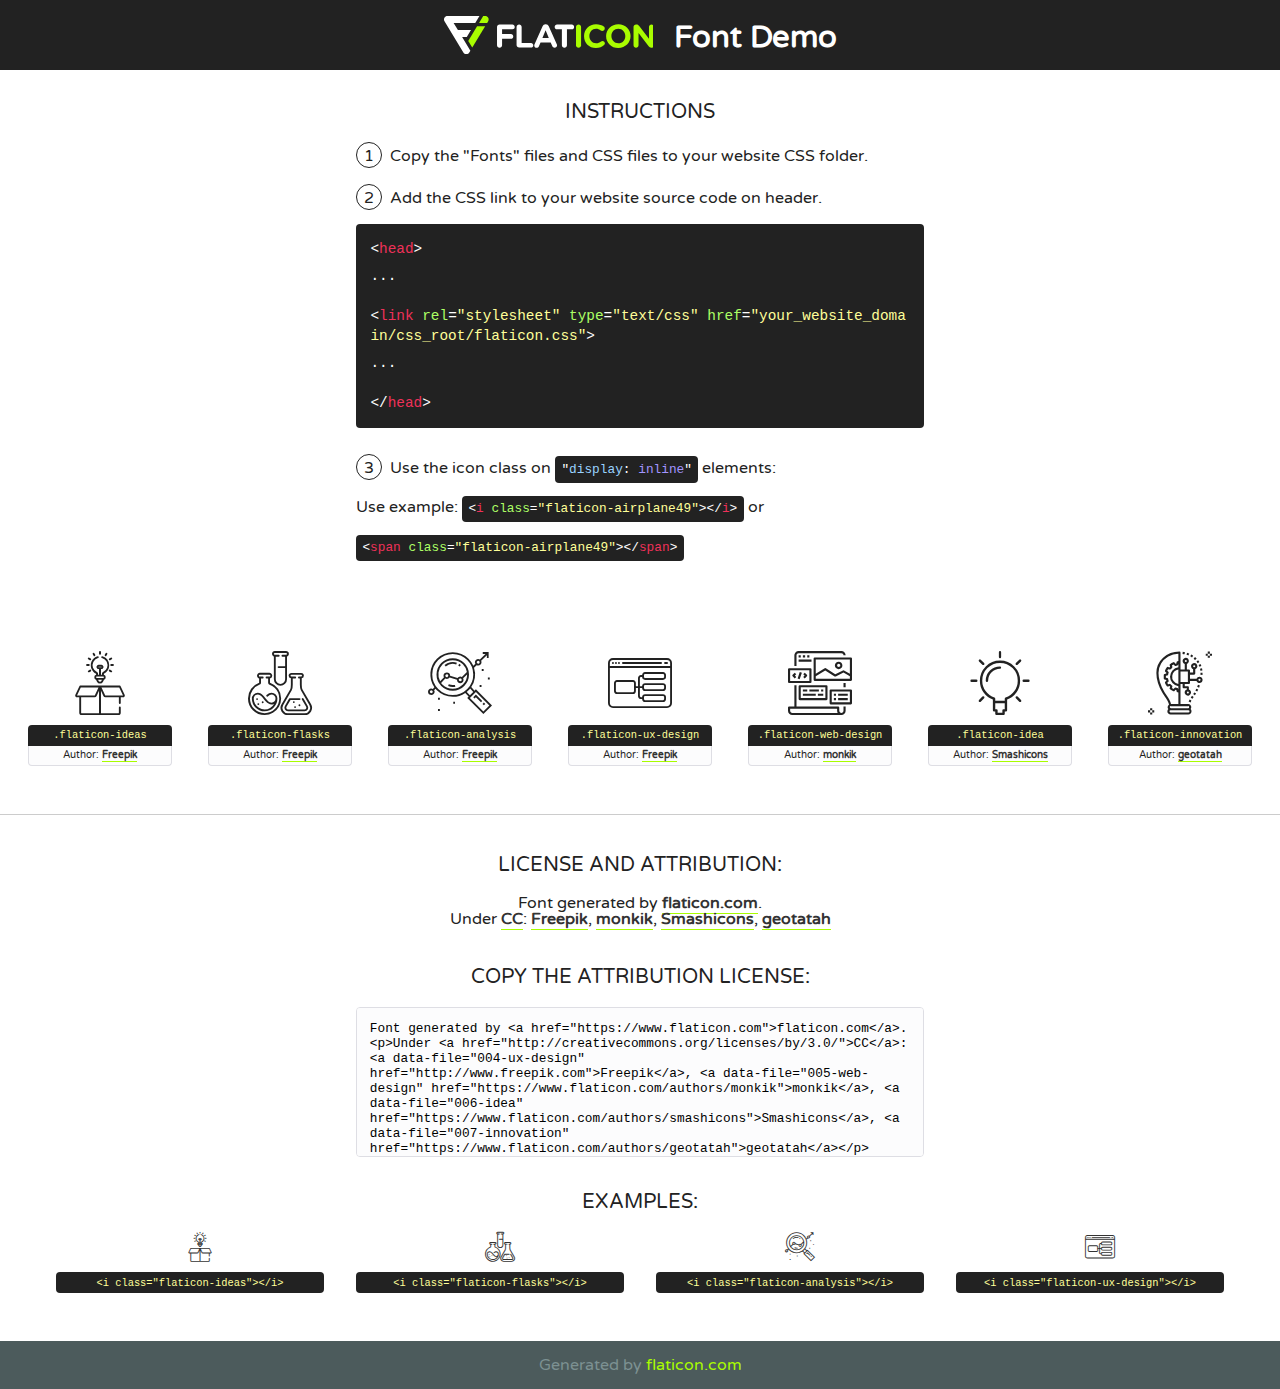
<file: fonts/flaticon/font/flaticon.html>
<!DOCTYPE html>
<!--
  Flaticon icon font: Flaticon
  Creation date: 20/03/2019 02:18
-->
<html>
<!DOCTYPE html>
<html>

<head>
    <title>Flaticon WebFont</title>
    <link href="http://fonts.googleapis.com/css?family=Varela+Round" rel="stylesheet" type="text/css" />
    <link rel="stylesheet" type="text/css" href="flaticon.css">
    <meta charset="UTF-8">
    <style>
    html, body, div, span, applet, object, iframe,
    h1, h2, h3, h4, h5, h6, p, blockquote, pre,
    a, abbr, acronym, address, big, cite, code,
    del, dfn, em, img, ins, kbd, q, s, samp,
    small, strike, strong, sub, sup, tt, var,
    b, u, i, center,
    dl, dt, dd, ol, ul, li,
    fieldset, form, label, legend,
    table, caption, tbody, tfoot, thead, tr, th, td,
    article, aside, canvas, details, embed, 
    figure, figcaption, footer, header, hgroup, 
    menu, nav, output, ruby, section, summary,
    time, mark, audio, video {
        margin: 0;
        padding: 0;
        border: 0;
        font-size: 100%;
        font: inherit;
        vertical-align: baseline;
    }
    /* HTML5 display-role reset for older browsers */
    article, aside, details, figcaption, figure, 
    footer, header, hgroup, menu, nav, section {
        display: block;
    }
    body {
        line-height: 1;
    }
    ol, ul {
        list-style: none;
    }
    blockquote, q {
        quotes: none;
    }
    blockquote:before, blockquote:after,
    q:before, q:after {
        content: '';
        content: none;
    }
    table {
        border-collapse: collapse;
        border-spacing: 0;
    }
    body {
        font-family: 'Varela Round', Helvetica, Arial, sans-serif;
        font-size: 16px;
        color: #222;
    }
    a {
        color: #333;
        border-bottom: 1px solid #a9fd00;
        font-weight: bold;
        text-decoration: none;
    }
    * {
        -moz-box-sizing: border-box;
        -webkit-box-sizing: border-box;
        box-sizing: border-box;
        margin: 0;
        padding: 0;
    }
    [class^="flaticon-"]:before, [class*=" flaticon-"]:before, [class^="flaticon-"]:after, [class*=" flaticon-"]:after {
        font-family: Flaticon;
        font-size: 30px;
        font-style: normal;
        margin-left: 20px;
        color: #333;
    }
    .wrapper {
        max-width: 600px;
        margin: auto;
        padding: 0 1em;
    }
    .title {
        font-size: 1.25em;
        text-align: center;
        margin-bottom: 1em;
        text-transform: uppercase;
    }
    header {
        text-align: center;
        background-color: #222;
        color: #fff;
        padding: 1em;
    }
    header .logo {
        width: 210px;
        height: 38px;
        display: inline-block;
        vertical-align: middle;
        margin-right: 1em;
        border: none;
    }
    header strong {
        font-size: 1.95em;
        font-weight: bold;
        vertical-align: middle;
        margin-top: 5px;
        display: inline-block;
    }
    .demo {
        margin: 2em auto;
        line-height: 1.25em;
    }
    .demo ul li {
        margin-bottom: 1em;
    }
    .demo ul li .num {
        color: #222;
        border-radius: 20px;
        display: inline-block;
        width: 26px;
        padding: 3px;
        height: 26px;
        text-align: center;
        margin-right: 0.5em;
        border: 1px solid #222;
    }
    .demo ul li code {
        background-color: #222;
        border-radius: 4px;
        padding: 0.25em 0.5em;
        display: inline-block;
        color: #fff;
        font-family: Consolas,Monaco,Lucida Console,Liberation Mono,DejaVu Sans Mono,Bitstream Vera Sans Mono,Courier New, monospace;
        font-weight: lighter;
        margin-top: 1em;
        font-size: 0.8em;
        word-break: break-all;
    }
    .demo ul li code.big {
        padding: 1em;
        font-size: 0.9em;
    }
    .demo ul li code .red {
        color: #EF3159;
    }
    .demo ul li code .green {
        color: #ACFF65;
    }
    .demo ul li code .yellow {
        color: #FFFF99;
    }
    .demo ul li code .blue {
        color: #99D3FF;
    }
    .demo ul li code .purple {
        color: #A295FF;
    }
    .demo ul li code .dots {
        margin-top: 0.5em;
        display: block;
    }
    #glyphs {
        border-bottom: 1px solid #ccc;
        padding: 2em 0;
        text-align: center;
    }
    .glyph {
        display: inline-block;
        width: 9em;
        margin: 1em;
        text-align: center;
        vertical-align: top;
        background: #FFF;
    }
    .glyph .glyph-icon {
        padding: 10px;
        display: block;
        font-family:"Flaticon";
        font-size: 64px;
        line-height: 1;
    }
    .glyph .glyph-icon:before {
        font-size: 64px;
        color: #222;
        margin-left: 0;
    }
    .class-name {
        font-size: 0.65em;
        background-color: #222;
        color: #fff;
        border-radius: 4px 4px 0 0;
        padding: 0.5em;
        color: #FFFF99;
        font-family: Consolas,Monaco,Lucida Console,Liberation Mono,DejaVu Sans Mono,Bitstream Vera Sans Mono,Courier New, monospace;
    }
    .author-name {
        font-size: 0.6em;
        background-color: #fcfcfd;
        border: 1px solid #DEDEE4;
        border-top: 0;
        border-radius: 0 0 4px 4px;
        padding: 0.5em;
    }
    .class-name:last-child {
        font-size: 10px;
        color:#888;
    }
    .class-name:last-child a {
        font-size: 10px;
        color:#555;
    }
    .class-name:last-child a:hover {
        color:#a9fd00;
    }
    .glyph > input {
        display: block;
        width: 100px;
        margin: 5px auto;
        text-align: center;
        font-size: 12px;
        cursor: text;
    }
    .glyph > input.icon-input {
        font-family:"Flaticon";
        font-size: 16px;
        margin-bottom: 10px;
    }
    .attribution .title {
        margin-top: 2em;
    }
    .attribution textarea {
        background-color: #fcfcfd;
        padding: 1em;
        border: none;
        box-shadow: none;
        border: 1px solid #DEDEE4;
        border-radius: 4px;
        resize: none;
        width: 100%;
        height: 150px;
        font-size: 0.8em;
        font-family: Consolas,Monaco,Lucida Console,Liberation Mono,DejaVu Sans Mono,Bitstream Vera Sans Mono,Courier New, monospace;
        -webkit-appearance: none;
    }
    .iconsuse {
        margin: 2em auto;
        text-align: center;
        max-width: 1200px;
    }
    .iconsuse:after {
        content: '';
        display: table;
        clear: both;
    }
    .iconsuse .image {
        float: left;
        width: 25%;
        padding: 0 1em;
    }
    .iconsuse .image p {
        margin-bottom: 1em;
    }
    .iconsuse .image span {
        display: block;
        font-size: 0.65em;
        background-color: #222;
        color: #fff;
        border-radius: 4px;
        padding: 0.5em;
        color: #FFFF99;
        margin-top: 1em;
        font-family: Consolas,Monaco,Lucida Console,Liberation Mono,DejaVu Sans Mono,Bitstream Vera Sans Mono,Courier New, monospace;
    }
    #footer {
        text-align: center;
        background-color: #4C5B5C;
        color: #7c9192;
        padding: 1em;
    }
    #footer a {
        border: none;
        color: #a9fd00;
        font-weight: normal;
    }
    @media (max-width: 960px) {
        .iconsuse .image {
            width: 50%;
        }
    }
    @media (max-width: 560px) {
        .iconsuse .image {
            width: 100%;
        }
    }
    </style>
</head>

<body class="characters-off">

    <header>
        <a href="https://www.flaticon.com" target="_blank" class="logo">
            <svg version="1.1" xmlns="http://www.w3.org/2000/svg" xmlns:xlink="http://www.w3.org/1999/xlink" xmlns:a="http://ns.adobe.com/AdobeSVGViewerExtensions/3.0/" viewBox="0 0 560.875 102.036" enable-background="new 0 0 560.875 102.036" xml:space="preserve">
                <defs>
                </defs>
                <g>
                    <g class="letters">
                        <path fill="#ffffff" d="M141.596,29.675c0-3.777,2.985-6.767,6.764-6.767h34.438c3.426,0,6.15,2.728,6.15,6.15
                        c0,3.43-2.724,6.149-6.15,6.149h-27.674v13.091h23.719c3.429,0,6.151,2.724,6.151,6.15c0,3.43-2.723,6.149-6.151,6.149h-23.719
                        v17.574c0,3.773-2.986,6.761-6.764,6.761c-3.779,0-6.764-2.989-6.764-6.761V29.675z"></path>
                        <path fill="#ffffff" d="M193.844,29.149c0-3.781,2.985-6.767,6.764-6.767c3.776,0,6.763,2.985,6.763,6.767v42.957h25.039
                        c3.426,0,6.149,2.726,6.149,6.153c0,3.425-2.723,6.15-6.149,6.15h-31.802c-3.779,0-6.764-2.986-6.764-6.768V29.149z"></path>
                        <path fill="#ffffff" d="M241.891,75.71l21.438-48.407c1.492-3.341,4.215-5.357,7.906-5.357h0.792
                        c3.686,0,6.323,2.017,7.815,5.357l21.439,48.407c0.436,0.967,0.701,1.845,0.701,2.723c0,3.602-2.809,6.501-6.414,6.501
                        c-3.161,0-5.269-1.845-6.499-4.655l-4.132-9.661h-27.059l-4.301,10.102c-1.144,2.631-3.426,4.214-6.237,4.214
                        c-3.517,0-6.24-2.81-6.24-6.325C241.1,77.64,241.451,76.677,241.891,75.71z M279.932,58.666l-8.521-20.297l-8.526,20.297H279.932
                        z"></path>
                        <path fill="#ffffff" d="M314.864,35.387H301.86c-3.429,0-6.239-2.813-6.239-6.238c0-3.429,2.811-6.24,6.239-6.24h39.533
                        c3.426,0,6.237,2.811,6.237,6.24c0,3.425-2.811,6.238-6.237,6.238h-13.001v42.785c0,3.773-2.99,6.761-6.764,6.761
                        c-3.779,0-6.764-2.989-6.764-6.761V35.387z"></path>
                        <path fill="#A9FD00" d="M352.615,29.149c0-3.781,2.985-6.767,6.767-6.767c3.774,0,6.761,2.985,6.761,6.767v49.024
                        c0,3.773-2.987,6.761-6.761,6.761c-3.781,0-6.767-2.989-6.767-6.761V29.149z"></path>
                        <path fill="#A9FD00" d="M374.132,53.836v-0.179c0-17.481,13.178-31.801,32.065-31.801c9.22,0,15.459,2.458,20.557,6.238
                        c1.402,1.054,2.637,2.985,2.637,5.357c0,3.692-2.985,6.59-6.681,6.59c-1.845,0-3.071-0.702-4.044-1.319
                        c-3.776-2.813-7.729-4.393-12.562-4.393c-10.364,0-17.831,8.611-17.831,19.154v0.173c0,10.542,7.291,19.329,17.831,19.329
                        c5.715,0,9.492-1.756,13.359-4.834c1.049-0.874,2.458-1.491,4.039-1.491c3.429,0,6.325,2.813,6.325,6.236
                        c0,2.106-1.056,3.78-2.282,4.834c-5.539,4.834-12.036,7.733-21.878,7.733C387.572,85.464,374.132,71.493,374.132,53.836z"></path>
                        <path fill="#A9FD00" d="M433.009,53.836v-0.179c0-17.481,13.79-31.801,32.766-31.801c18.981,0,32.592,14.143,32.592,31.628v0.173
                        c0,17.483-13.785,31.807-32.769,31.807C446.625,85.464,433.009,71.32,433.009,53.836z M484.224,53.836v-0.179
                        c0-10.539-7.725-19.326-18.626-19.326c-10.893,0-18.449,8.611-18.449,19.154v0.173c0,10.542,7.73,19.329,18.626,19.329
                        C476.676,72.986,484.224,64.378,484.224,53.836z"></path>
                        <path fill="#A9FD00" d="M506.233,29.321c0-3.774,2.99-6.763,6.767-6.763h1.401c3.252,0,5.183,1.583,7.029,3.953l26.093,34.265
                        V29.059c0-3.692,2.99-6.677,6.681-6.677c3.683,0,6.671,2.985,6.671,6.677v48.934c0,3.78-2.987,6.765-6.764,6.765h-0.436
                        c-3.257,0-5.188-1.581-7.034-3.953l-27.056-35.492v32.944c0,3.687-2.985,6.676-6.678,6.676c-3.683,0-6.673-2.989-6.673-6.676
                        V29.321z"></path>
                    </g>
                    <g class="insignia">
                        <path fill="#ffffff" d="M48.372,56.137h12.517l11.156-18.537H37.186L25.688,18.539h57.825L94.668,0H9.271
                        C5.925,0,2.842,1.801,1.198,4.716c-1.644,2.907-1.593,6.482,0.134,9.343l50.38,83.501c1.678,2.781,4.689,4.476,7.938,4.476
                        c3.246,0,6.257-1.695,7.935-4.476l2.898-4.804L48.372,56.137z"></path>
                        <g class="i">
                            <path fill="#A9FD00" d="M93.575,18.539h0.031v0.004l21.652,0.004l2.705-4.488c1.727-2.861,1.778-6.436,0.133-9.343
                            C116.454,1.801,113.371,0,110.026,0h-5.294L93.575,18.539z"></path>
                            <polygon fill="#A9FD00" points="88.291,27.356 64.725,66.486 75.519,84.404 109.942,27.356"></polygon>
                        </g>
                    </g>
                </g>
            </svg>
        </a>
        <strong>Font Demo</strong>
    </header>


    <section class="demo wrapper">

        <p class="title">Instructions</p>

        <ul>
            <li>
                <span class="num">1</span>Copy the "Fonts" files and CSS files to your website CSS folder.
            </li>
            <li>
                <span class="num">2</span>Add the CSS link to your website source code on header.
                <code class="big">
                    &lt;<span class="red">head</span>&gt;
                    <br/><span class="dots">...</span>
                    <br/>&lt;<span class="red">link</span> <span class="green">rel</span>=<span class="yellow">"stylesheet"</span> <span class="green">type</span>=<span class="yellow">"text/css"</span> <span class="green">href</span>=<span class="yellow">"your_website_domain/css_root/flaticon.css"</span>&gt;
                    <br/><span class="dots">...</span>
                    <br/>&lt;/<span class="red">head</span>&gt;
                </code>
            </li>

            <li>
                <p>
                    <span class="num">3</span>Use the icon class on <code>"<span class="blue">display</span>:<span class="purple"> inline</span>"</code> elements:
                    <br />
                    Use example: <code>&lt;<span class="red">i</span> <span class="green">class</span>=<span class="yellow">&quot;flaticon-airplane49&quot;</span>&gt;&lt;/<span class="red">i</span>&gt;</code> or <code>&lt;<span class="red">span</span> <span class="green">class</span>=<span class="yellow">&quot;flaticon-airplane49&quot;</span>&gt;&lt;/<span class="red">span</span>&gt;</code>
            </li>
        </ul>

    </section>




   <section id="glyphs">          
    
      
        <div class="glyph"><div class="glyph-icon flaticon-ideas"></div>
            <div class="class-name">.flaticon-ideas</div>
            <div class="author-name">Author: <a data-file="001-ideas" href="http://www.freepik.com">Freepik</a> </div> 
        </div>        
        
        <div class="glyph"><div class="glyph-icon flaticon-flasks"></div>
            <div class="class-name">.flaticon-flasks</div>
            <div class="author-name">Author: <a data-file="002-flasks" href="http://www.freepik.com">Freepik</a> </div> 
        </div>        
        
        <div class="glyph"><div class="glyph-icon flaticon-analysis"></div>
            <div class="class-name">.flaticon-analysis</div>
            <div class="author-name">Author: <a data-file="003-analysis" href="http://www.freepik.com">Freepik</a> </div> 
        </div>        
        
        <div class="glyph"><div class="glyph-icon flaticon-ux-design"></div>
            <div class="class-name">.flaticon-ux-design</div>
            <div class="author-name">Author: <a data-file="004-ux-design" href="http://www.freepik.com">Freepik</a> </div> 
        </div>        
        
        <div class="glyph"><div class="glyph-icon flaticon-web-design"></div>
            <div class="class-name">.flaticon-web-design</div>
            <div class="author-name">Author: <a data-file="005-web-design" href="https://www.flaticon.com/authors/monkik">monkik</a> </div> 
        </div>        
        
        <div class="glyph"><div class="glyph-icon flaticon-idea"></div>
            <div class="class-name">.flaticon-idea</div>
            <div class="author-name">Author: <a data-file="006-idea" href="https://www.flaticon.com/authors/smashicons">Smashicons</a> </div> 
        </div>        
        
        <div class="glyph"><div class="glyph-icon flaticon-innovation"></div>
            <div class="class-name">.flaticon-innovation</div>
            <div class="author-name">Author: <a data-file="007-innovation" href="https://www.flaticon.com/authors/geotatah">geotatah</a> </div> 
        </div>        
        

    </section>



    <section class="attribution wrapper"   style="text-align:center;">

      <div class="title">License and attribution:</div><div class="attrDiv">Font generated by <a href="https://www.flaticon.com">flaticon.com</a>. <div><p>Under <a href="http://creativecommons.org/licenses/by/3.0/">CC</a>: <a data-file="004-ux-design" href="http://www.freepik.com">Freepik</a>, <a data-file="005-web-design" href="https://www.flaticon.com/authors/monkik">monkik</a>, <a data-file="006-idea" href="https://www.flaticon.com/authors/smashicons">Smashicons</a>, <a data-file="007-innovation" href="https://www.flaticon.com/authors/geotatah">geotatah</a></p>  </div>
      </div>
      <div class="title">Copy the Attribution License:</div>

    <textarea onclick="this.focus();this.select();">Font generated by &lt;a href=&quot;https://www.flaticon.com&quot;&gt;flaticon.com&lt;/a&gt;. <p>Under <a href="http://creativecommons.org/licenses/by/3.0/">CC</a>: <a data-file="004-ux-design" href="http://www.freepik.com">Freepik</a>, <a data-file="005-web-design" href="https://www.flaticon.com/authors/monkik">monkik</a>, <a data-file="006-idea" href="https://www.flaticon.com/authors/smashicons">Smashicons</a>, <a data-file="007-innovation" href="https://www.flaticon.com/authors/geotatah">geotatah</a></p>  
     </textarea>

    </section>

    <section class="iconsuse">

          <div class="title">Examples:</div>            
             
            <div class="image">
                <p>
                    <i class="glyph-icon flaticon-ideas"></i> 
                    <span>&lt;i class=&quot;flaticon-ideas&quot;&gt;&lt;/i&gt;</span>
                </p>
            </div>
            
            <div class="image">
                <p>
                    <i class="glyph-icon flaticon-flasks"></i> 
                    <span>&lt;i class=&quot;flaticon-flasks&quot;&gt;&lt;/i&gt;</span>
                </p>
            </div>
            
            <div class="image">
                <p>
                    <i class="glyph-icon flaticon-analysis"></i> 
                    <span>&lt;i class=&quot;flaticon-analysis&quot;&gt;&lt;/i&gt;</span>
                </p>
            </div>
            
            <div class="image">
                <p>
                    <i class="glyph-icon flaticon-ux-design"></i> 
                    <span>&lt;i class=&quot;flaticon-ux-design&quot;&gt;&lt;/i&gt;</span>
                </p>
            </div>
                       
        </div>
                            
    </section>

<div id="footer">
    <div>Generated by <a href="https://www.flaticon.com">flaticon.com</a>
    </div>
</div>



</body>
</html>
</file>
<file: css/flaticon.css>
/*
  	Flaticon icon font: Flaticon
  	Creation date: 04/01/2019 13:45
  	*/


@font-face {
  font-family: "Flaticon";
  src: url("../fonts/flaticon/font/Flaticon.eot");
  src: url("../fonts/flaticon/font/Flaticon.eot?#iefix") format("embedded-opentype"),
       url("../fonts/flaticon/font/Flaticon.woff") format("woff"),
       url("../fonts/flaticon/font/Flaticon.ttf") format("truetype"),
       url("../fonts/flaticon/font/Flaticon.svg#Flaticon") format("svg");
  font-weight: normal;
  font-style: normal;
}

@media screen and (-webkit-min-device-pixel-ratio:0) {
  @font-face {
    font-family: "Flaticon";
    src: url("../fonts/flaticon/font/Flaticon.svg#Flaticon") format("svg");
  }
}

[class^="flaticon-"]:before, [class*=" flaticon-"]:before,
[class^="flaticon-"]:after, [class*=" flaticon-"]:after {   
  font-family: Flaticon;
  font-style: normal;
  font-weight: normal;
  font-variant: normal;
  text-transform: none;
  line-height: 1;

  /* Better Font Rendering =========== */
  -webkit-font-smoothing: antialiased;
  -moz-osx-font-smoothing: grayscale;
}

.flaticon-ideas:before { content: "\f100"; }
.flaticon-flasks:before { content: "\f101"; }
.flaticon-analysis:before { content: "\f102"; }
.flaticon-ux-design:before { content: "\f103"; }
.flaticon-web-design:before { content: "\f104"; }
.flaticon-idea:before { content: "\f105"; }
.flaticon-innovation:before { content: "\f106"; }
</file>
<file: css/icomoon.css>
@font-face {
  font-family: 'icomoon';
  src:  url('../fonts/icomoon/icomoon.eot?6tt51o');
  src:  url('../fonts/icomoon/icomoon.eot?6tt51o#iefix') format('embedded-opentype'),
    url('../fonts/icomoon/icomoon.ttf?6tt51o') format('truetype'),
    url('../fonts/icomoon/icomoon.woff?6tt51o') format('woff'),
    url('../fonts/icomoon/icomoon.svg?6tt51o#icomoon') format('svg');
  font-weight: normal;
  font-style: normal;
}

[class^="icon-"], [class*=" icon-"] {
  /* use !important to prevent issues with browser extensions that change fonts */
  font-family: 'icomoon' !important;
  speak: none;
  font-style: normal;
  font-weight: normal;
  font-variant: normal;
  text-transform: none;
  line-height: 1;

  /* Better Font Rendering =========== */
  -webkit-font-smoothing: antialiased;
  -moz-osx-font-smoothing: grayscale;
}

.icon-asterisk:before {
  content: "\f069";
}
.icon-plus:before {
  content: "\f067";
}
.icon-question:before {
  content: "\f128";
}
.icon-minus:before {
  content: "\f068";
}
.icon-glass:before {
  content: "\f000";
}
.icon-music:before {
  content: "\f001";
}
.icon-search:before {
  content: "\f002";
}
.icon-envelope-o:before {
  content: "\f003";
}
.icon-heart:before {
  content: "\f004";
}
.icon-star:before {
  content: "\f005";
}
.icon-star-o:before {
  content: "\f006";
}
.icon-user:before {
  content: "\f007";
}
.icon-film:before {
  content: "\f008";
}
.icon-th-large:before {
  content: "\f009";
}
.icon-th:before {
  content: "\f00a";
}
.icon-th-list:before {
  content: "\f00b";
}
.icon-check:before {
  content: "\f00c";
}
.icon-close:before {
  content: "\f00d";
}
.icon-remove:before {
  content: "\f00d";
}
.icon-times:before {
  content: "\f00d";
}
.icon-search-plus:before {
  content: "\f00e";
}
.icon-search-minus:before {
  content: "\f010";
}
.icon-power-off:before {
  content: "\f011";
}
.icon-signal:before {
  content: "\f012";
}
.icon-cog:before {
  content: "\f013";
}
.icon-gear:before {
  content: "\f013";
}
.icon-trash-o:before {
  content: "\f014";
}
.icon-home:before {
  content: "\f015";
}
.icon-file-o:before {
  content: "\f016";
}
.icon-clock-o:before {
  content: "\f017";
}
.icon-road:before {
  content: "\f018";
}
.icon-download:before {
  content: "\f019";
}
.icon-arrow-circle-o-down:before {
  content: "\f01a";
}
.icon-arrow-circle-o-up:before {
  content: "\f01b";
}
.icon-inbox:before {
  content: "\f01c";
}
.icon-play-circle-o:before {
  content: "\f01d";
}
.icon-repeat:before {
  content: "\f01e";
}
.icon-rotate-right:before {
  content: "\f01e";
}
.icon-refresh:before {
  content: "\f021";
}
.icon-list-alt:before {
  content: "\f022";
}
.icon-lock:before {
  content: "\f023";
}
.icon-flag:before {
  content: "\f024";
}
.icon-headphones:before {
  content: "\f025";
}
.icon-volume-off:before {
  content: "\f026";
}
.icon-volume-down:before {
  content: "\f027";
}
.icon-volume-up:before {
  content: "\f028";
}
.icon-qrcode:before {
  content: "\f029";
}
.icon-barcode:before {
  content: "\f02a";
}
.icon-tag:before {
  content: "\f02b";
}
.icon-tags:before {
  content: "\f02c";
}
.icon-book:before {
  content: "\f02d";
}
.icon-bookmark:before {
  content: "\f02e";
}
.icon-print:before {
  content: "\f02f";
}
.icon-camera:before {
  content: "\f030";
}
.icon-font:before {
  content: "\f031";
}
.icon-bold:before {
  content: "\f032";
}
.icon-italic:before {
  content: "\f033";
}
.icon-text-height:before {
  content: "\f034";
}
.icon-text-width:before {
  content: "\f035";
}
.icon-align-left:before {
  content: "\f036";
}
.icon-align-center:before {
  content: "\f037";
}
.icon-align-right:before {
  content: "\f038";
}
.icon-align-justify:before {
  content: "\f039";
}
.icon-list:before {
  content: "\f03a";
}
.icon-dedent:before {
  content: "\f03b";
}
.icon-outdent:before {
  content: "\f03b";
}
.icon-indent:before {
  content: "\f03c";
}
.icon-video-camera:before {
  content: "\f03d";
}
.icon-image:before {
  content: "\f03e";
}
.icon-photo:before {
  content: "\f03e";
}
.icon-picture-o:before {
  content: "\f03e";
}
.icon-pencil:before {
  content: "\f040";
}
.icon-map-marker:before {
  content: "\f041";
}
.icon-adjust:before {
  content: "\f042";
}
.icon-tint:before {
  content: "\f043";
}
.icon-edit:before {
  content: "\f044";
}
.icon-pencil-square-o:before {
  content: "\f044";
}
.icon-share-square-o:before {
  content: "\f045";
}
.icon-check-square-o:before {
  content: "\f046";
}
.icon-arrows:before {
  content: "\f047";
}
.icon-step-backward:before {
  content: "\f048";
}
.icon-fast-backward:before {
  content: "\f049";
}
.icon-backward:before {
  content: "\f04a";
}
.icon-play:before {
  content: "\f04b";
}
.icon-pause:before {
  content: "\f04c";
}
.icon-stop:before {
  content: "\f04d";
}
.icon-forward:before {
  content: "\f04e";
}
.icon-fast-forward:before {
  content: "\f050";
}
.icon-step-forward:before {
  content: "\f051";
}
.icon-eject:before {
  content: "\f052";
}
.icon-chevron-left:before {
  content: "\f053";
}
.icon-chevron-right:before {
  content: "\f054";
}
.icon-plus-circle:before {
  content: "\f055";
}
.icon-minus-circle:before {
  content: "\f056";
}
.icon-times-circle:before {
  content: "\f057";
}
.icon-check-circle:before {
  content: "\f058";
}
.icon-question-circle:before {
  content: "\f059";
}
.icon-info-circle:before {
  content: "\f05a";
}
.icon-crosshairs:before {
  content: "\f05b";
}
.icon-times-circle-o:before {
  content: "\f05c";
}
.icon-check-circle-o:before {
  content: "\f05d";
}
.icon-ban:before {
  content: "\f05e";
}
.icon-arrow-left:before {
  content: "\f060";
}
.icon-arrow-right:before {
  content: "\f061";
}
.icon-arrow-up:before {
  content: "\f062";
}
.icon-arrow-down:before {
  content: "\f063";
}
.icon-mail-forward:before {
  content: "\f064";
}
.icon-share:before {
  content: "\f064";
}
.icon-expand:before {
  content: "\f065";
}
.icon-compress:before {
  content: "\f066";
}
.icon-exclamation-circle:before {
  content: "\f06a";
}
.icon-gift:before {
  content: "\f06b";
}
.icon-leaf:before {
  content: "\f06c";
}
.icon-fire:before {
  content: "\f06d";
}
.icon-eye:before {
  content: "\f06e";
}
.icon-eye-slash:before {
  content: "\f070";
}
.icon-exclamation-triangle:before {
  content: "\f071";
}
.icon-warning:before {
  content: "\f071";
}
.icon-plane:before {
  content: "\f072";
}
.icon-calendar:before {
  content: "\f073";
}
.icon-random:before {
  content: "\f074";
}
.icon-comment:before {
  content: "\f075";
}
.icon-magnet:before {
  content: "\f076";
}
.icon-chevron-up:before {
  content: "\f077";
}
.icon-chevron-down:before {
  content: "\f078";
}
.icon-retweet:before {
  content: "\f079";
}
.icon-shopping-cart:before {
  content: "\f07a";
}
.icon-folder:before {
  content: "\f07b";
}
.icon-folder-open:before {
  content: "\f07c";
}
.icon-arrows-v:before {
  content: "\f07d";
}
.icon-arrows-h:before {
  content: "\f07e";
}
.icon-bar-chart:before {
  content: "\f080";
}
.icon-bar-chart-o:before {
  content: "\f080";
}
.icon-twitter-square:before {
  content: "\f081";
}
.icon-facebook-square:before {
  content: "\f082";
}
.icon-camera-retro:before {
  content: "\f083";
}
.icon-key:before {
  content: "\f084";
}
.icon-cogs:before {
  content: "\f085";
}
.icon-gears:before {
  content: "\f085";
}
.icon-comments:before {
  content: "\f086";
}
.icon-thumbs-o-up:before {
  content: "\f087";
}
.icon-thumbs-o-down:before {
  content: "\f088";
}
.icon-star-half:before {
  content: "\f089";
}
.icon-heart-o:before {
  content: "\f08a";
}
.icon-sign-out:before {
  content: "\f08b";
}
.icon-linkedin-square:before {
  content: "\f08c";
}
.icon-thumb-tack:before {
  content: "\f08d";
}
.icon-external-link:before {
  content: "\f08e";
}
.icon-sign-in:before {
  content: "\f090";
}
.icon-trophy:before {
  content: "\f091";
}
.icon-github-square:before {
  content: "\f092";
}
.icon-upload:before {
  content: "\f093";
}
.icon-lemon-o:before {
  content: "\f094";
}
.icon-phone:before {
  content: "\f095";
}
.icon-square-o:before {
  content: "\f096";
}
.icon-bookmark-o:before {
  content: "\f097";
}
.icon-phone-square:before {
  content: "\f098";
}
.icon-twitter:before {
  content: "\f099";
}
.icon-facebook:before {
  content: "\f09a";
}
.icon-facebook-f:before {
  content: "\f09a";
}
.icon-github:before {
  content: "\f09b";
}
.icon-unlock:before {
  content: "\f09c";
}
.icon-credit-card:before {
  content: "\f09d";
}
.icon-feed:before {
  content: "\f09e";
}
.icon-rss:before {
  content: "\f09e";
}
.icon-hdd-o:before {
  content: "\f0a0";
}
.icon-bullhorn:before {
  content: "\f0a1";
}
.icon-bell-o:before {
  content: "\f0a2";
}
.icon-certificate:before {
  content: "\f0a3";
}
.icon-hand-o-right:before {
  content: "\f0a4";
}
.icon-hand-o-left:before {
  content: "\f0a5";
}
.icon-hand-o-up:before {
  content: "\f0a6";
}
.icon-hand-o-down:before {
  content: "\f0a7";
}
.icon-arrow-circle-left:before {
  content: "\f0a8";
}
.icon-arrow-circle-right:before {
  content: "\f0a9";
}
.icon-arrow-circle-up:before {
  content: "\f0aa";
}
.icon-arrow-circle-down:before {
  content: "\f0ab";
}
.icon-globe:before {
  content: "\f0ac";
}
.icon-wrench:before {
  content: "\f0ad";
}
.icon-tasks:before {
  content: "\f0ae";
}
.icon-filter:before {
  content: "\f0b0";
}
.icon-briefcase:before {
  content: "\f0b1";
}
.icon-arrows-alt:before {
  content: "\f0b2";
}
.icon-group:before {
  content: "\f0c0";
}
.icon-users:before {
  content: "\f0c0";
}
.icon-chain:before {
  content: "\f0c1";
}
.icon-link:before {
  content: "\f0c1";
}
.icon-cloud:before {
  content: "\f0c2";
}
.icon-flask:before {
  content: "\f0c3";
}
.icon-cut:before {
  content: "\f0c4";
}
.icon-scissors:before {
  content: "\f0c4";
}
.icon-copy:before {
  content: "\f0c5";
}
.icon-files-o:before {
  content: "\f0c5";
}
.icon-paperclip:before {
  content: "\f0c6";
}
.icon-floppy-o:before {
  content: "\f0c7";
}
.icon-save:before {
  content: "\f0c7";
}
.icon-square:before {
  content: "\f0c8";
}
.icon-bars:before {
  content: "\f0c9";
}
.icon-navicon:before {
  content: "\f0c9";
}
.icon-reorder:before {
  content: "\f0c9";
}
.icon-list-ul:before {
  content: "\f0ca";
}
.icon-list-ol:before {
  content: "\f0cb";
}
.icon-strikethrough:before {
  content: "\f0cc";
}
.icon-underline:before {
  content: "\f0cd";
}
.icon-table:before {
  content: "\f0ce";
}
.icon-magic:before {
  content: "\f0d0";
}
.icon-truck:before {
  content: "\f0d1";
}
.icon-pinterest:before {
  content: "\f0d2";
}
.icon-pinterest-square:before {
  content: "\f0d3";
}
.icon-google-plus-square:before {
  content: "\f0d4";
}
.icon-google-plus:before {
  content: "\f0d5";
}
.icon-money:before {
  content: "\f0d6";
}
.icon-caret-down:before {
  content: "\f0d7";
}
.icon-caret-up:before {
  content: "\f0d8";
}
.icon-caret-left:before {
  content: "\f0d9";
}
.icon-caret-right:before {
  content: "\f0da";
}
.icon-columns:before {
  content: "\f0db";
}
.icon-sort:before {
  content: "\f0dc";
}
.icon-unsorted:before {
  content: "\f0dc";
}
.icon-sort-desc:before {
  content: "\f0dd";
}
.icon-sort-down:before {
  content: "\f0dd";
}
.icon-sort-asc:before {
  content: "\f0de";
}
.icon-sort-up:before {
  content: "\f0de";
}
.icon-envelope:before {
  content: "\f0e0";
}
.icon-linkedin:before {
  content: "\f0e1";
}
.icon-rotate-left:before {
  content: "\f0e2";
}
.icon-undo:before {
  content: "\f0e2";
}
.icon-gavel:before {
  content: "\f0e3";
}
.icon-legal:before {
  content: "\f0e3";
}
.icon-dashboard:before {
  content: "\f0e4";
}
.icon-tachometer:before {
  content: "\f0e4";
}
.icon-comment-o:before {
  content: "\f0e5";
}
.icon-comments-o:before {
  content: "\f0e6";
}
.icon-bolt:before {
  content: "\f0e7";
}
.icon-flash:before {
  content: "\f0e7";
}
.icon-sitemap:before {
  content: "\f0e8";
}
.icon-umbrella:before {
  content: "\f0e9";
}
.icon-clipboard:before {
  content: "\f0ea";
}
.icon-paste:before {
  content: "\f0ea";
}
.icon-lightbulb-o:before {
  content: "\f0eb";
}
.icon-exchange:before {
  content: "\f0ec";
}
.icon-cloud-download:before {
  content: "\f0ed";
}
.icon-cloud-upload:before {
  content: "\f0ee";
}
.icon-user-md:before {
  content: "\f0f0";
}
.icon-stethoscope:before {
  content: "\f0f1";
}
.icon-suitcase:before {
  content: "\f0f2";
}
.icon-bell:before {
  content: "\f0f3";
}
.icon-coffee:before {
  content: "\f0f4";
}
.icon-cutlery:before {
  content: "\f0f5";
}
.icon-file-text-o:before {
  content: "\f0f6";
}
.icon-building-o:before {
  content: "\f0f7";
}
.icon-hospital-o:before {
  content: "\f0f8";
}
.icon-ambulance:before {
  content: "\f0f9";
}
.icon-medkit:before {
  content: "\f0fa";
}
.icon-fighter-jet:before {
  content: "\f0fb";
}
.icon-beer:before {
  content: "\f0fc";
}
.icon-h-square:before {
  content: "\f0fd";
}
.icon-plus-square:before {
  content: "\f0fe";
}
.icon-angle-double-left:before {
  content: "\f100";
}
.icon-angle-double-right:before {
  content: "\f101";
}
.icon-angle-double-up:before {
  content: "\f102";
}
.icon-angle-double-down:before {
  content: "\f103";
}
.icon-angle-left:before {
  content: "\f104";
}
.icon-angle-right:before {
  content: "\f105";
}
.icon-angle-up:before {
  content: "\f106";
}
.icon-angle-down:before {
  content: "\f107";
}
.icon-desktop:before {
  content: "\f108";
}
.icon-laptop:before {
  content: "\f109";
}
.icon-tablet:before {
  content: "\f10a";
}
.icon-mobile:before {
  content: "\f10b";
}
.icon-mobile-phone:before {
  content: "\f10b";
}
.icon-circle-o:before {
  content: "\f10c";
}
.icon-quote-left:before {
  content: "\f10d";
}
.icon-quote-right:before {
  content: "\f10e";
}
.icon-spinner:before {
  content: "\f110";
}
.icon-circle:before {
  content: "\f111";
}
.icon-mail-reply:before {
  content: "\f112";
}
.icon-reply:before {
  content: "\f112";
}
.icon-github-alt:before {
  content: "\f113";
}
.icon-folder-o:before {
  content: "\f114";
}
.icon-folder-open-o:before {
  content: "\f115";
}
.icon-smile-o:before {
  content: "\f118";
}
.icon-frown-o:before {
  content: "\f119";
}
.icon-meh-o:before {
  content: "\f11a";
}
.icon-gamepad:before {
  content: "\f11b";
}
.icon-keyboard-o:before {
  content: "\f11c";
}
.icon-flag-o:before {
  content: "\f11d";
}
.icon-flag-checkered:before {
  content: "\f11e";
}
.icon-terminal:before {
  content: "\f120";
}
.icon-code:before {
  content: "\f121";
}
.icon-mail-reply-all:before {
  content: "\f122";
}
.icon-reply-all:before {
  content: "\f122";
}
.icon-star-half-empty:before {
  content: "\f123";
}
.icon-star-half-full:before {
  content: "\f123";
}
.icon-star-half-o:before {
  content: "\f123";
}
.icon-location-arrow:before {
  content: "\f124";
}
.icon-crop:before {
  content: "\f125";
}
.icon-code-fork:before {
  content: "\f126";
}
.icon-chain-broken:before {
  content: "\f127";
}
.icon-unlink:before {
  content: "\f127";
}
.icon-info:before {
  content: "\f129";
}
.icon-exclamation:before {
  content: "\f12a";
}
.icon-superscript:before {
  content: "\f12b";
}
.icon-subscript:before {
  content: "\f12c";
}
.icon-eraser:before {
  content: "\f12d";
}
.icon-puzzle-piece:before {
  content: "\f12e";
}
.icon-microphone:before {
  content: "\f130";
}
.icon-microphone-slash:before {
  content: "\f131";
}
.icon-shield:before {
  content: "\f132";
}
.icon-calendar-o:before {
  content: "\f133";
}
.icon-fire-extinguisher:before {
  content: "\f134";
}
.icon-rocket:before {
  content: "\f135";
}
.icon-maxcdn:before {
  content: "\f136";
}
.icon-chevron-circle-left:before {
  content: "\f137";
}
.icon-chevron-circle-right:before {
  content: "\f138";
}
.icon-chevron-circle-up:before {
  content: "\f139";
}
.icon-chevron-circle-down:before {
  content: "\f13a";
}
.icon-html5:before {
  content: "\f13b";
}
.icon-css3:before {
  content: "\f13c";
}
.icon-anchor:before {
  content: "\f13d";
}
.icon-unlock-alt:before {
  content: "\f13e";
}
.icon-bullseye:before {
  content: "\f140";
}
.icon-ellipsis-h:before {
  content: "\f141";
}
.icon-ellipsis-v:before {
  content: "\f142";
}
.icon-rss-square:before {
  content: "\f143";
}
.icon-play-circle:before {
  content: "\f144";
}
.icon-ticket:before {
  content: "\f145";
}
.icon-minus-square:before {
  content: "\f146";
}
.icon-minus-square-o:before {
  content: "\f147";
}
.icon-level-up:before {
  content: "\f148";
}
.icon-level-down:before {
  content: "\f149";
}
.icon-check-square:before {
  content: "\f14a";
}
.icon-pencil-square:before {
  content: "\f14b";
}
.icon-external-link-square:before {
  content: "\f14c";
}
.icon-share-square:before {
  content: "\f14d";
}
.icon-compass:before {
  content: "\f14e";
}
.icon-caret-square-o-down:before {
  content: "\f150";
}
.icon-toggle-down:before {
  content: "\f150";
}
.icon-caret-square-o-up:before {
  content: "\f151";
}
.icon-toggle-up:before {
  content: "\f151";
}
.icon-caret-square-o-right:before {
  content: "\f152";
}
.icon-toggle-right:before {
  content: "\f152";
}
.icon-eur:before {
  content: "\f153";
}
.icon-euro:before {
  content: "\f153";
}
.icon-gbp:before {
  content: "\f154";
}
.icon-dollar:before {
  content: "\f155";
}
.icon-usd:before {
  content: "\f155";
}
.icon-inr:before {
  content: "\f156";
}
.icon-rupee:before {
  content: "\f156";
}
.icon-cny:before {
  content: "\f157";
}
.icon-jpy:before {
  content: "\f157";
}
.icon-rmb:before {
  content: "\f157";
}
.icon-yen:before {
  content: "\f157";
}
.icon-rouble:before {
  content: "\f158";
}
.icon-rub:before {
  content: "\f158";
}
.icon-ruble:before {
  content: "\f158";
}
.icon-krw:before {
  content: "\f159";
}
.icon-won:before {
  content: "\f159";
}
.icon-bitcoin:before {
  content: "\f15a";
}
.icon-btc:before {
  content: "\f15a";
}
.icon-file:before {
  content: "\f15b";
}
.icon-file-text:before {
  content: "\f15c";
}
.icon-sort-alpha-asc:before {
  content: "\f15d";
}
.icon-sort-alpha-desc:before {
  content: "\f15e";
}
.icon-sort-amount-asc:before {
  content: "\f160";
}
.icon-sort-amount-desc:before {
  content: "\f161";
}
.icon-sort-numeric-asc:before {
  content: "\f162";
}
.icon-sort-numeric-desc:before {
  content: "\f163";
}
.icon-thumbs-up:before {
  content: "\f164";
}
.icon-thumbs-down:before {
  content: "\f165";
}
.icon-youtube-square:before {
  content: "\f166";
}
.icon-youtube:before {
  content: "\f167";
}
.icon-xing:before {
  content: "\f168";
}
.icon-xing-square:before {
  content: "\f169";
}
.icon-youtube-play:before {
  content: "\f16a";
}
.icon-dropbox:before {
  content: "\f16b";
}
.icon-stack-overflow:before {
  content: "\f16c";
}
.icon-instagram:before {
  content: "\f16d";
}
.icon-flickr:before {
  content: "\f16e";
}
.icon-adn:before {
  content: "\f170";
}
.icon-bitbucket:before {
  content: "\f171";
}
.icon-bitbucket-square:before {
  content: "\f172";
}
.icon-tumblr:before {
  content: "\f173";
}
.icon-tumblr-square:before {
  content: "\f174";
}
.icon-long-arrow-down:before {
  content: "\f175";
}
.icon-long-arrow-up:before {
  content: "\f176";
}
.icon-long-arrow-left:before {
  content: "\f177";
}
.icon-long-arrow-right:before {
  content: "\f178";
}
.icon-apple:before {
  content: "\f179";
}
.icon-windows:before {
  content: "\f17a";
}
.icon-android:before {
  content: "\f17b";
}
.icon-linux:before {
  content: "\f17c";
}
.icon-dribbble:before {
  content: "\f17d";
}
.icon-skype:before {
  content: "\f17e";
}
.icon-foursquare:before {
  content: "\f180";
}
.icon-trello:before {
  content: "\f181";
}
.icon-female:before {
  content: "\f182";
}
.icon-male:before {
  content: "\f183";
}
.icon-gittip:before {
  content: "\f184";
}
.icon-gratipay:before {
  content: "\f184";
}
.icon-sun-o:before {
  content: "\f185";
}
.icon-moon-o:before {
  content: "\f186";
}
.icon-archive:before {
  content: "\f187";
}
.icon-bug:before {
  content: "\f188";
}
.icon-vk:before {
  content: "\f189";
}
.icon-weibo:before {
  content: "\f18a";
}
.icon-renren:before {
  content: "\f18b";
}
.icon-pagelines:before {
  content: "\f18c";
}
.icon-stack-exchange:before {
  content: "\f18d";
}
.icon-arrow-circle-o-right:before {
  content: "\f18e";
}
.icon-arrow-circle-o-left:before {
  content: "\f190";
}
.icon-caret-square-o-left:before {
  content: "\f191";
}
.icon-toggle-left:before {
  content: "\f191";
}
.icon-dot-circle-o:before {
  content: "\f192";
}
.icon-wheelchair:before {
  content: "\f193";
}
.icon-vimeo-square:before {
  content: "\f194";
}
.icon-try:before {
  content: "\f195";
}
.icon-turkish-lira:before {
  content: "\f195";
}
.icon-plus-square-o:before {
  content: "\f196";
}
.icon-space-shuttle:before {
  content: "\f197";
}
.icon-slack:before {
  content: "\f198";
}
.icon-envelope-square:before {
  content: "\f199";
}
.icon-wordpress:before {
  content: "\f19a";
}
.icon-openid:before {
  content: "\f19b";
}
.icon-bank:before {
  content: "\f19c";
}
.icon-institution:before {
  content: "\f19c";
}
.icon-university:before {
  content: "\f19c";
}
.icon-graduation-cap:before {
  content: "\f19d";
}
.icon-mortar-board:before {
  content: "\f19d";
}
.icon-yahoo:before {
  content: "\f19e";
}
.icon-google:before {
  content: "\f1a0";
}
.icon-reddit:before {
  content: "\f1a1";
}
.icon-reddit-square:before {
  content: "\f1a2";
}
.icon-stumbleupon-circle:before {
  content: "\f1a3";
}
.icon-stumbleupon:before {
  content: "\f1a4";
}
.icon-delicious:before {
  content: "\f1a5";
}
.icon-digg:before {
  content: "\f1a6";
}
.icon-pied-piper-pp:before {
  content: "\f1a7";
}
.icon-pied-piper-alt:before {
  content: "\f1a8";
}
.icon-drupal:before {
  content: "\f1a9";
}
.icon-joomla:before {
  content: "\f1aa";
}
.icon-language:before {
  content: "\f1ab";
}
.icon-fax:before {
  content: "\f1ac";
}
.icon-building:before {
  content: "\f1ad";
}
.icon-child:before {
  content: "\f1ae";
}
.icon-paw:before {
  content: "\f1b0";
}
.icon-spoon:before {
  content: "\f1b1";
}
.icon-cube:before {
  content: "\f1b2";
}
.icon-cubes:before {
  content: "\f1b3";
}
.icon-behance:before {
  content: "\f1b4";
}
.icon-behance-square:before {
  content: "\f1b5";
}
.icon-steam:before {
  content: "\f1b6";
}
.icon-steam-square:before {
  content: "\f1b7";
}
.icon-recycle:before {
  content: "\f1b8";
}
.icon-automobile:before {
  content: "\f1b9";
}
.icon-car:before {
  content: "\f1b9";
}
.icon-cab:before {
  content: "\f1ba";
}
.icon-taxi:before {
  content: "\f1ba";
}
.icon-tree:before {
  content: "\f1bb";
}
.icon-spotify:before {
  content: "\f1bc";
}
.icon-deviantart:before {
  content: "\f1bd";
}
.icon-soundcloud:before {
  content: "\f1be";
}
.icon-database:before {
  content: "\f1c0";
}
.icon-file-pdf-o:before {
  content: "\f1c1";
}
.icon-file-word-o:before {
  content: "\f1c2";
}
.icon-file-excel-o:before {
  content: "\f1c3";
}
.icon-file-powerpoint-o:before {
  content: "\f1c4";
}
.icon-file-image-o:before {
  content: "\f1c5";
}
.icon-file-photo-o:before {
  content: "\f1c5";
}
.icon-file-picture-o:before {
  content: "\f1c5";
}
.icon-file-archive-o:before {
  content: "\f1c6";
}
.icon-file-zip-o:before {
  content: "\f1c6";
}
.icon-file-audio-o:before {
  content: "\f1c7";
}
.icon-file-sound-o:before {
  content: "\f1c7";
}
.icon-file-movie-o:before {
  content: "\f1c8";
}
.icon-file-video-o:before {
  content: "\f1c8";
}
.icon-file-code-o:before {
  content: "\f1c9";
}
.icon-vine:before {
  content: "\f1ca";
}
.icon-codepen:before {
  content: "\f1cb";
}
.icon-jsfiddle:before {
  content: "\f1cc";
}
.icon-life-bouy:before {
  content: "\f1cd";
}
.icon-life-buoy:before {
  content: "\f1cd";
}
.icon-life-ring:before {
  content: "\f1cd";
}
.icon-life-saver:before {
  content: "\f1cd";
}
.icon-support:before {
  content: "\f1cd";
}
.icon-circle-o-notch:before {
  content: "\f1ce";
}
.icon-ra:before {
  content: "\f1d0";
}
.icon-rebel:before {
  content: "\f1d0";
}
.icon-resistance:before {
  content: "\f1d0";
}
.icon-empire:before {
  content: "\f1d1";
}
.icon-ge:before {
  content: "\f1d1";
}
.icon-git-square:before {
  content: "\f1d2";
}
.icon-git:before {
  content: "\f1d3";
}
.icon-hacker-news:before {
  content: "\f1d4";
}
.icon-y-combinator-square:before {
  content: "\f1d4";
}
.icon-yc-square:before {
  content: "\f1d4";
}
.icon-tencent-weibo:before {
  content: "\f1d5";
}
.icon-qq:before {
  content: "\f1d6";
}
.icon-wechat:before {
  content: "\f1d7";
}
.icon-weixin:before {
  content: "\f1d7";
}
.icon-paper-plane:before {
  content: "\f1d8";
}
.icon-send:before {
  content: "\f1d8";
}
.icon-paper-plane-o:before {
  content: "\f1d9";
}
.icon-send-o:before {
  content: "\f1d9";
}
.icon-history:before {
  content: "\f1da";
}
.icon-circle-thin:before {
  content: "\f1db";
}
.icon-header:before {
  content: "\f1dc";
}
.icon-paragraph:before {
  content: "\f1dd";
}
.icon-sliders:before {
  content: "\f1de";
}
.icon-share-alt:before {
  content: "\f1e0";
}
.icon-share-alt-square:before {
  content: "\f1e1";
}
.icon-bomb:before {
  content: "\f1e2";
}
.icon-futbol-o:before {
  content: "\f1e3";
}
.icon-soccer-ball-o:before {
  content: "\f1e3";
}
.icon-tty:before {
  content: "\f1e4";
}
.icon-binoculars:before {
  content: "\f1e5";
}
.icon-plug:before {
  content: "\f1e6";
}
.icon-slideshare:before {
  content: "\f1e7";
}
.icon-twitch:before {
  content: "\f1e8";
}
.icon-yelp:before {
  content: "\f1e9";
}
.icon-newspaper-o:before {
  content: "\f1ea";
}
.icon-wifi:before {
  content: "\f1eb";
}
.icon-calculator:before {
  content: "\f1ec";
}
.icon-paypal:before {
  content: "\f1ed";
}
.icon-google-wallet:before {
  content: "\f1ee";
}
.icon-cc-visa:before {
  content: "\f1f0";
}
.icon-cc-mastercard:before {
  content: "\f1f1";
}
.icon-cc-discover:before {
  content: "\f1f2";
}
.icon-cc-amex:before {
  content: "\f1f3";
}
.icon-cc-paypal:before {
  content: "\f1f4";
}
.icon-cc-stripe:before {
  content: "\f1f5";
}
.icon-bell-slash:before {
  content: "\f1f6";
}
.icon-bell-slash-o:before {
  content: "\f1f7";
}
.icon-trash:before {
  content: "\f1f8";
}
.icon-copyright:before {
  content: "\f1f9";
}
.icon-at:before {
  content: "\f1fa";
}
.icon-eyedropper:before {
  content: "\f1fb";
}
.icon-paint-brush:before {
  content: "\f1fc";
}
.icon-birthday-cake:before {
  content: "\f1fd";
}
.icon-area-chart:before {
  content: "\f1fe";
}
.icon-pie-chart:before {
  content: "\f200";
}
.icon-line-chart:before {
  content: "\f201";
}
.icon-lastfm:before {
  content: "\f202";
}
.icon-lastfm-square:before {
  content: "\f203";
}
.icon-toggle-off:before {
  content: "\f204";
}
.icon-toggle-on:before {
  content: "\f205";
}
.icon-bicycle:before {
  content: "\f206";
}
.icon-bus:before {
  content: "\f207";
}
.icon-ioxhost:before {
  content: "\f208";
}
.icon-angellist:before {
  content: "\f209";
}
.icon-cc:before {
  content: "\f20a";
}
.icon-ils:before {
  content: "\f20b";
}
.icon-shekel:before {
  content: "\f20b";
}
.icon-sheqel:before {
  content: "\f20b";
}
.icon-meanpath:before {
  content: "\f20c";
}
.icon-buysellads:before {
  content: "\f20d";
}
.icon-connectdevelop:before {
  content: "\f20e";
}
.icon-dashcube:before {
  content: "\f210";
}
.icon-forumbee:before {
  content: "\f211";
}
.icon-leanpub:before {
  content: "\f212";
}
.icon-sellsy:before {
  content: "\f213";
}
.icon-shirtsinbulk:before {
  content: "\f214";
}
.icon-simplybuilt:before {
  content: "\f215";
}
.icon-skyatlas:before {
  content: "\f216";
}
.icon-cart-plus:before {
  content: "\f217";
}
.icon-cart-arrow-down:before {
  content: "\f218";
}
.icon-diamond:before {
  content: "\f219";
}
.icon-ship:before {
  content: "\f21a";
}
.icon-user-secret:before {
  content: "\f21b";
}
.icon-motorcycle:before {
  content: "\f21c";
}
.icon-street-view:before {
  content: "\f21d";
}
.icon-heartbeat:before {
  content: "\f21e";
}
.icon-venus:before {
  content: "\f221";
}
.icon-mars:before {
  content: "\f222";
}
.icon-mercury:before {
  content: "\f223";
}
.icon-intersex:before {
  content: "\f224";
}
.icon-transgender:before {
  content: "\f224";
}
.icon-transgender-alt:before {
  content: "\f225";
}
.icon-venus-double:before {
  content: "\f226";
}
.icon-mars-double:before {
  content: "\f227";
}
.icon-venus-mars:before {
  content: "\f228";
}
.icon-mars-stroke:before {
  content: "\f229";
}
.icon-mars-stroke-v:before {
  content: "\f22a";
}
.icon-mars-stroke-h:before {
  content: "\f22b";
}
.icon-neuter:before {
  content: "\f22c";
}
.icon-genderless:before {
  content: "\f22d";
}
.icon-facebook-official:before {
  content: "\f230";
}
.icon-pinterest-p:before {
  content: "\f231";
}
.icon-whatsapp:before {
  content: "\f232";
}
.icon-server:before {
  content: "\f233";
}
.icon-user-plus:before {
  content: "\f234";
}
.icon-user-times:before {
  content: "\f235";
}
.icon-bed:before {
  content: "\f236";
}
.icon-hotel:before {
  content: "\f236";
}
.icon-viacoin:before {
  content: "\f237";
}
.icon-train:before {
  content: "\f238";
}
.icon-subway:before {
  content: "\f239";
}
.icon-medium:before {
  content: "\f23a";
}
.icon-y-combinator:before {
  content: "\f23b";
}
.icon-yc:before {
  content: "\f23b";
}
.icon-optin-monster:before {
  content: "\f23c";
}
.icon-opencart:before {
  content: "\f23d";
}
.icon-expeditedssl:before {
  content: "\f23e";
}
.icon-battery:before {
  content: "\f240";
}
.icon-battery-4:before {
  content: "\f240";
}
.icon-battery-full:before {
  content: "\f240";
}
.icon-battery-3:before {
  content: "\f241";
}
.icon-battery-three-quarters:before {
  content: "\f241";
}
.icon-battery-2:before {
  content: "\f242";
}
.icon-battery-half:before {
  content: "\f242";
}
.icon-battery-1:before {
  content: "\f243";
}
.icon-battery-quarter:before {
  content: "\f243";
}
.icon-battery-0:before {
  content: "\f244";
}
.icon-battery-empty:before {
  content: "\f244";
}
.icon-mouse-pointer:before {
  content: "\f245";
}
.icon-i-cursor:before {
  content: "\f246";
}
.icon-object-group:before {
  content: "\f247";
}
.icon-object-ungroup:before {
  content: "\f248";
}
.icon-sticky-note:before {
  content: "\f249";
}
.icon-sticky-note-o:before {
  content: "\f24a";
}
.icon-cc-jcb:before {
  content: "\f24b";
}
.icon-cc-diners-club:before {
  content: "\f24c";
}
.icon-clone:before {
  content: "\f24d";
}
.icon-balance-scale:before {
  content: "\f24e";
}
.icon-hourglass-o:before {
  content: "\f250";
}
.icon-hourglass-1:before {
  content: "\f251";
}
.icon-hourglass-start:before {
  content: "\f251";
}
.icon-hourglass-2:before {
  content: "\f252";
}
.icon-hourglass-half:before {
  content: "\f252";
}
.icon-hourglass-3:before {
  content: "\f253";
}
.icon-hourglass-end:before {
  content: "\f253";
}
.icon-hourglass:before {
  content: "\f254";
}
.icon-hand-grab-o:before {
  content: "\f255";
}
.icon-hand-rock-o:before {
  content: "\f255";
}
.icon-hand-paper-o:before {
  content: "\f256";
}
.icon-hand-stop-o:before {
  content: "\f256";
}
.icon-hand-scissors-o:before {
  content: "\f257";
}
.icon-hand-lizard-o:before {
  content: "\f258";
}
.icon-hand-spock-o:before {
  content: "\f259";
}
.icon-hand-pointer-o:before {
  content: "\f25a";
}
.icon-hand-peace-o:before {
  content: "\f25b";
}
.icon-trademark:before {
  content: "\f25c";
}
.icon-registered:before {
  content: "\f25d";
}
.icon-creative-commons:before {
  content: "\f25e";
}
.icon-gg:before {
  content: "\f260";
}
.icon-gg-circle:before {
  content: "\f261";
}
.icon-tripadvisor:before {
  content: "\f262";
}
.icon-odnoklassniki:before {
  content: "\f263";
}
.icon-odnoklassniki-square:before {
  content: "\f264";
}
.icon-get-pocket:before {
  content: "\f265";
}
.icon-wikipedia-w:before {
  content: "\f266";
}
.icon-safari:before {
  content: "\f267";
}
.icon-chrome:before {
  content: "\f268";
}
.icon-firefox:before {
  content: "\f269";
}
.icon-opera:before {
  content: "\f26a";
}
.icon-internet-explorer:before {
  content: "\f26b";
}
.icon-television:before {
  content: "\f26c";
}
.icon-tv:before {
  content: "\f26c";
}
.icon-contao:before {
  content: "\f26d";
}
.icon-500px:before {
  content: "\f26e";
}
.icon-amazon:before {
  content: "\f270";
}
.icon-calendar-plus-o:before {
  content: "\f271";
}
.icon-calendar-minus-o:before {
  content: "\f272";
}
.icon-calendar-times-o:before {
  content: "\f273";
}
.icon-calendar-check-o:before {
  content: "\f274";
}
.icon-industry:before {
  content: "\f275";
}
.icon-map-pin:before {
  content: "\f276";
}
.icon-map-signs:before {
  content: "\f277";
}
.icon-map-o:before {
  content: "\f278";
}
.icon-map:before {
  content: "\f279";
}
.icon-commenting:before {
  content: "\f27a";
}
.icon-commenting-o:before {
  content: "\f27b";
}
.icon-houzz:before {
  content: "\f27c";
}
.icon-vimeo:before {
  content: "\f27d";
}
.icon-black-tie:before {
  content: "\f27e";
}
.icon-fonticons:before {
  content: "\f280";
}
.icon-reddit-alien:before {
  content: "\f281";
}
.icon-edge:before {
  content: "\f282";
}
.icon-credit-card-alt:before {
  content: "\f283";
}
.icon-codiepie:before {
  content: "\f284";
}
.icon-modx:before {
  content: "\f285";
}
.icon-fort-awesome:before {
  content: "\f286";
}
.icon-usb:before {
  content: "\f287";
}
.icon-product-hunt:before {
  content: "\f288";
}
.icon-mixcloud:before {
  content: "\f289";
}
.icon-scribd:before {
  content: "\f28a";
}
.icon-pause-circle:before {
  content: "\f28b";
}
.icon-pause-circle-o:before {
  content: "\f28c";
}
.icon-stop-circle:before {
  content: "\f28d";
}
.icon-stop-circle-o:before {
  content: "\f28e";
}
.icon-shopping-bag:before {
  content: "\f290";
}
.icon-shopping-basket:before {
  content: "\f291";
}
.icon-hashtag:before {
  content: "\f292";
}
.icon-bluetooth:before {
  content: "\f293";
}
.icon-bluetooth-b:before {
  content: "\f294";
}
.icon-percent:before {
  content: "\f295";
}
.icon-gitlab:before {
  content: "\f296";
}
.icon-wpbeginner:before {
  content: "\f297";
}
.icon-wpforms:before {
  content: "\f298";
}
.icon-envira:before {
  content: "\f299";
}
.icon-universal-access:before {
  content: "\f29a";
}
.icon-wheelchair-alt:before {
  content: "\f29b";
}
.icon-question-circle-o:before {
  content: "\f29c";
}
.icon-blind:before {
  content: "\f29d";
}
.icon-audio-description:before {
  content: "\f29e";
}
.icon-volume-control-phone:before {
  content: "\f2a0";
}
.icon-braille:before {
  content: "\f2a1";
}
.icon-assistive-listening-systems:before {
  content: "\f2a2";
}
.icon-american-sign-language-interpreting:before {
  content: "\f2a3";
}
.icon-asl-interpreting:before {
  content: "\f2a3";
}
.icon-deaf:before {
  content: "\f2a4";
}
.icon-deafness:before {
  content: "\f2a4";
}
.icon-hard-of-hearing:before {
  content: "\f2a4";
}
.icon-glide:before {
  content: "\f2a5";
}
.icon-glide-g:before {
  content: "\f2a6";
}
.icon-sign-language:before {
  content: "\f2a7";
}
.icon-signing:before {
  content: "\f2a7";
}
.icon-low-vision:before {
  content: "\f2a8";
}
.icon-viadeo:before {
  content: "\f2a9";
}
.icon-viadeo-square:before {
  content: "\f2aa";
}
.icon-snapchat:before {
  content: "\f2ab";
}
.icon-snapchat-ghost:before {
  content: "\f2ac";
}
.icon-snapchat-square:before {
  content: "\f2ad";
}
.icon-pied-piper:before {
  content: "\f2ae";
}
.icon-first-order:before {
  content: "\f2b0";
}
.icon-yoast:before {
  content: "\f2b1";
}
.icon-themeisle:before {
  content: "\f2b2";
}
.icon-google-plus-circle:before {
  content: "\f2b3";
}
.icon-google-plus-official:before {
  content: "\f2b3";
}
.icon-fa:before {
  content: "\f2b4";
}
.icon-font-awesome:before {
  content: "\f2b4";
}
.icon-handshake-o:before {
  content: "\f2b5";
}
.icon-envelope-open:before {
  content: "\f2b6";
}
.icon-envelope-open-o:before {
  content: "\f2b7";
}
.icon-linode:before {
  content: "\f2b8";
}
.icon-address-book:before {
  content: "\f2b9";
}
.icon-address-book-o:before {
  content: "\f2ba";
}
.icon-address-card:before {
  content: "\f2bb";
}
.icon-vcard:before {
  content: "\f2bb";
}
.icon-address-card-o:before {
  content: "\f2bc";
}
.icon-vcard-o:before {
  content: "\f2bc";
}
.icon-user-circle:before {
  content: "\f2bd";
}
.icon-user-circle-o:before {
  content: "\f2be";
}
.icon-user-o:before {
  content: "\f2c0";
}
.icon-id-badge:before {
  content: "\f2c1";
}
.icon-drivers-license:before {
  content: "\f2c2";
}
.icon-id-card:before {
  content: "\f2c2";
}
.icon-drivers-license-o:before {
  content: "\f2c3";
}
.icon-id-card-o:before {
  content: "\f2c3";
}
.icon-quora:before {
  content: "\f2c4";
}
.icon-free-code-camp:before {
  content: "\f2c5";
}
.icon-telegram:before {
  content: "\f2c6";
}
.icon-thermometer:before {
  content: "\f2c7";
}
.icon-thermometer-4:before {
  content: "\f2c7";
}
.icon-thermometer-full:before {
  content: "\f2c7";
}
.icon-thermometer-3:before {
  content: "\f2c8";
}
.icon-thermometer-three-quarters:before {
  content: "\f2c8";
}
.icon-thermometer-2:before {
  content: "\f2c9";
}
.icon-thermometer-half:before {
  content: "\f2c9";
}
.icon-thermometer-1:before {
  content: "\f2ca";
}
.icon-thermometer-quarter:before {
  content: "\f2ca";
}
.icon-thermometer-0:before {
  content: "\f2cb";
}
.icon-thermometer-empty:before {
  content: "\f2cb";
}
.icon-shower:before {
  content: "\f2cc";
}
.icon-bath:before {
  content: "\f2cd";
}
.icon-bathtub:before {
  content: "\f2cd";
}
.icon-s15:before {
  content: "\f2cd";
}
.icon-podcast:before {
  content: "\f2ce";
}
.icon-window-maximize:before {
  content: "\f2d0";
}
.icon-window-minimize:before {
  content: "\f2d1";
}
.icon-window-restore:before {
  content: "\f2d2";
}
.icon-times-rectangle:before {
  content: "\f2d3";
}
.icon-window-close:before {
  content: "\f2d3";
}
.icon-times-rectangle-o:before {
  content: "\f2d4";
}
.icon-window-close-o:before {
  content: "\f2d4";
}
.icon-bandcamp:before {
  content: "\f2d5";
}
.icon-grav:before {
  content: "\f2d6";
}
.icon-etsy:before {
  content: "\f2d7";
}
.icon-imdb:before {
  content: "\f2d8";
}
.icon-ravelry:before {
  content: "\f2d9";
}
.icon-eercast:before {
  content: "\f2da";
}
.icon-microchip:before {
  content: "\f2db";
}
.icon-snowflake-o:before {
  content: "\f2dc";
}
.icon-superpowers:before {
  content: "\f2dd";
}
.icon-wpexplorer:before {
  content: "\f2de";
}
.icon-meetup:before {
  content: "\f2e0";
}
.icon-3d_rotation:before {
  content: "\e84d";
}
.icon-ac_unit:before {
  content: "\eb3b";
}
.icon-alarm:before {
  content: "\e855";
}
.icon-access_alarms:before {
  content: "\e191";
}
.icon-schedule:before {
  content: "\e8b5";
}
.icon-accessibility:before {
  content: "\e84e";
}
.icon-accessible:before {
  content: "\e914";
}
.icon-account_balance:before {
  content: "\e84f";
}
.icon-account_balance_wallet:before {
  content: "\e850";
}
.icon-account_box:before {
  content: "\e851";
}
.icon-account_circle:before {
  content: "\e853";
}
.icon-adb:before {
  content: "\e60e";
}
.icon-add:before {
  content: "\e145";
}
.icon-add_a_photo:before {
  content: "\e439";
}
.icon-alarm_add:before {
  content: "\e856";
}
.icon-add_alert:before {
  content: "\e003";
}
.icon-add_box:before {
  content: "\e146";
}
.icon-add_circle:before {
  content: "\e147";
}
.icon-control_point:before {
  content: "\e3ba";
}
.icon-add_location:before {
  content: "\e567";
}
.icon-add_shopping_cart:before {
  content: "\e854";
}
.icon-queue:before {
  content: "\e03c";
}
.icon-add_to_queue:before {
  content: "\e05c";
}
.icon-adjust2:before {
  content: "\e39e";
}
.icon-airline_seat_flat:before {
  content: "\e630";
}
.icon-airline_seat_flat_angled:before {
  content: "\e631";
}
.icon-airline_seat_individual_suite:before {
  content: "\e632";
}
.icon-airline_seat_legroom_extra:before {
  content: "\e633";
}
.icon-airline_seat_legroom_normal:before {
  content: "\e634";
}
.icon-airline_seat_legroom_reduced:before {
  content: "\e635";
}
.icon-airline_seat_recline_extra:before {
  content: "\e636";
}
.icon-airline_seat_recline_normal:before {
  content: "\e637";
}
.icon-flight:before {
  content: "\e539";
}
.icon-airplanemode_inactive:before {
  content: "\e194";
}
.icon-airplay:before {
  content: "\e055";
}
.icon-airport_shuttle:before {
  content: "\eb3c";
}
.icon-alarm_off:before {
  content: "\e857";
}
.icon-alarm_on:before {
  content: "\e858";
}
.icon-album:before {
  content: "\e019";
}
.icon-all_inclusive:before {
  content: "\eb3d";
}
.icon-all_out:before {
  content: "\e90b";
}
.icon-android2:before {
  content: "\e859";
}
.icon-announcement:before {
  content: "\e85a";
}
.icon-apps:before {
  content: "\e5c3";
}
.icon-archive2:before {
  content: "\e149";
}
.icon-arrow_back:before {
  content: "\e5c4";
}
.icon-arrow_downward:before {
  content: "\e5db";
}
.icon-arrow_drop_down:before {
  content: "\e5c5";
}
.icon-arrow_drop_down_circle:before {
  content: "\e5c6";
}
.icon-arrow_drop_up:before {
  content: "\e5c7";
}
.icon-arrow_forward:before {
  content: "\e5c8";
}
.icon-arrow_upward:before {
  content: "\e5d8";
}
.icon-art_track:before {
  content: "\e060";
}
.icon-aspect_ratio:before {
  content: "\e85b";
}
.icon-poll:before {
  content: "\e801";
}
.icon-assignment:before {
  content: "\e85d";
}
.icon-assignment_ind:before {
  content: "\e85e";
}
.icon-assignment_late:before {
  content: "\e85f";
}
.icon-assignment_return:before {
  content: "\e860";
}
.icon-assignment_returned:before {
  content: "\e861";
}
.icon-assignment_turned_in:before {
  content: "\e862";
}
.icon-assistant:before {
  content: "\e39f";
}
.icon-flag2:before {
  content: "\e153";
}
.icon-attach_file:before {
  content: "\e226";
}
.icon-attach_money:before {
  content: "\e227";
}
.icon-attachment:before {
  content: "\e2bc";
}
.icon-audiotrack:before {
  content: "\e3a1";
}
.icon-autorenew:before {
  content: "\e863";
}
.icon-av_timer:before {
  content: "\e01b";
}
.icon-backspace:before {
  content: "\e14a";
}
.icon-cloud_upload:before {
  content: "\e2c3";
}
.icon-battery_alert:before {
  content: "\e19c";
}
.icon-battery_charging_full:before {
  content: "\e1a3";
}
.icon-battery_std:before {
  content: "\e1a5";
}
.icon-battery_unknown:before {
  content: "\e1a6";
}
.icon-beach_access:before {
  content: "\eb3e";
}
.icon-beenhere:before {
  content: "\e52d";
}
.icon-block:before {
  content: "\e14b";
}
.icon-bluetooth2:before {
  content: "\e1a7";
}
.icon-bluetooth_searching:before {
  content: "\e1aa";
}
.icon-bluetooth_connected:before {
  content: "\e1a8";
}
.icon-bluetooth_disabled:before {
  content: "\e1a9";
}
.icon-blur_circular:before {
  content: "\e3a2";
}
.icon-blur_linear:before {
  content: "\e3a3";
}
.icon-blur_off:before {
  content: "\e3a4";
}
.icon-blur_on:before {
  content: "\e3a5";
}
.icon-class:before {
  content: "\e86e";
}
.icon-turned_in:before {
  content: "\e8e6";
}
.icon-turned_in_not:before {
  content: "\e8e7";
}
.icon-border_all:before {
  content: "\e228";
}
.icon-border_bottom:before {
  content: "\e229";
}
.icon-border_clear:before {
  content: "\e22a";
}
.icon-border_color:before {
  content: "\e22b";
}
.icon-border_horizontal:before {
  content: "\e22c";
}
.icon-border_inner:before {
  content: "\e22d";
}
.icon-border_left:before {
  content: "\e22e";
}
.icon-border_outer:before {
  content: "\e22f";
}
.icon-border_right:before {
  content: "\e230";
}
.icon-border_style:before {
  content: "\e231";
}
.icon-border_top:before {
  content: "\e232";
}
.icon-border_vertical:before {
  content: "\e233";
}
.icon-branding_watermark:before {
  content: "\e06b";
}
.icon-brightness_1:before {
  content: "\e3a6";
}
.icon-brightness_2:before {
  content: "\e3a7";
}
.icon-brightness_3:before {
  content: "\e3a8";
}
.icon-brightness_4:before {
  content: "\e3a9";
}
.icon-brightness_low:before {
  content: "\e1ad";
}
.icon-brightness_medium:before {
  content: "\e1ae";
}
.icon-brightness_high:before {
  content: "\e1ac";
}
.icon-brightness_auto:before {
  content: "\e1ab";
}
.icon-broken_image:before {
  content: "\e3ad";
}
.icon-brush:before {
  content: "\e3ae";
}
.icon-bubble_chart:before {
  content: "\e6dd";
}
.icon-bug_report:before {
  content: "\e868";
}
.icon-build:before {
  content: "\e869";
}
.icon-burst_mode:before {
  content: "\e43c";
}
.icon-domain:before {
  content: "\e7ee";
}
.icon-business_center:before {
  content: "\eb3f";
}
.icon-cached:before {
  content: "\e86a";
}
.icon-cake:before {
  content: "\e7e9";
}
.icon-phone2:before {
  content: "\e0cd";
}
.icon-call_end:before {
  content: "\e0b1";
}
.icon-call_made:before {
  content: "\e0b2";
}
.icon-merge_type:before {
  content: "\e252";
}
.icon-call_missed:before {
  content: "\e0b4";
}
.icon-call_missed_outgoing:before {
  content: "\e0e4";
}
.icon-call_received:before {
  content: "\e0b5";
}
.icon-call_split:before {
  content: "\e0b6";
}
.icon-call_to_action:before {
  content: "\e06c";
}
.icon-camera2:before {
  content: "\e3af";
}
.icon-photo_camera:before {
  content: "\e412";
}
.icon-camera_enhance:before {
  content: "\e8fc";
}
.icon-camera_front:before {
  content: "\e3b1";
}
.icon-camera_rear:before {
  content: "\e3b2";
}
.icon-camera_roll:before {
  content: "\e3b3";
}
.icon-cancel:before {
  content: "\e5c9";
}
.icon-redeem:before {
  content: "\e8b1";
}
.icon-card_membership:before {
  content: "\e8f7";
}
.icon-card_travel:before {
  content: "\e8f8";
}
.icon-casino:before {
  content: "\eb40";
}
.icon-cast:before {
  content: "\e307";
}
.icon-cast_connected:before {
  content: "\e308";
}
.icon-center_focus_strong:before {
  content: "\e3b4";
}
.icon-center_focus_weak:before {
  content: "\e3b5";
}
.icon-change_history:before {
  content: "\e86b";
}
.icon-chat:before {
  content: "\e0b7";
}
.icon-chat_bubble:before {
  content: "\e0ca";
}
.icon-chat_bubble_outline:before {
  content: "\e0cb";
}
.icon-check2:before {
  content: "\e5ca";
}
.icon-check_box:before {
  content: "\e834";
}
.icon-check_box_outline_blank:before {
  content: "\e835";
}
.icon-check_circle:before {
  content: "\e86c";
}
.icon-navigate_before:before {
  content: "\e408";
}
.icon-navigate_next:before {
  content: "\e409";
}
.icon-child_care:before {
  content: "\eb41";
}
.icon-child_friendly:before {
  content: "\eb42";
}
.icon-chrome_reader_mode:before {
  content: "\e86d";
}
.icon-close2:before {
  content: "\e5cd";
}
.icon-clear_all:before {
  content: "\e0b8";
}
.icon-closed_caption:before {
  content: "\e01c";
}
.icon-wb_cloudy:before {
  content: "\e42d";
}
.icon-cloud_circle:before {
  content: "\e2be";
}
.icon-cloud_done:before {
  content: "\e2bf";
}
.icon-cloud_download:before {
  content: "\e2c0";
}
.icon-cloud_off:before {
  content: "\e2c1";
}
.icon-cloud_queue:before {
  content: "\e2c2";
}
.icon-code2:before {
  content: "\e86f";
}
.icon-photo_library:before {
  content: "\e413";
}
.icon-collections_bookmark:before {
  content: "\e431";
}
.icon-palette:before {
  content: "\e40a";
}
.icon-colorize:before {
  content: "\e3b8";
}
.icon-comment2:before {
  content: "\e0b9";
}
.icon-compare:before {
  content: "\e3b9";
}
.icon-compare_arrows:before {
  content: "\e915";
}
.icon-laptop2:before {
  content: "\e31e";
}
.icon-confirmation_number:before {
  content: "\e638";
}
.icon-contact_mail:before {
  content: "\e0d0";
}
.icon-contact_phone:before {
  content: "\e0cf";
}
.icon-contacts:before {
  content: "\e0ba";
}
.icon-content_copy:before {
  content: "\e14d";
}
.icon-content_cut:before {
  content: "\e14e";
}
.icon-content_paste:before {
  content: "\e14f";
}
.icon-control_point_duplicate:before {
  content: "\e3bb";
}
.icon-copyright2:before {
  content: "\e90c";
}
.icon-mode_edit:before {
  content: "\e254";
}
.icon-create_new_folder:before {
  content: "\e2cc";
}
.icon-payment:before {
  content: "\e8a1";
}
.icon-crop2:before {
  content: "\e3be";
}
.icon-crop_16_9:before {
  content: "\e3bc";
}
.icon-crop_3_2:before {
  content: "\e3bd";
}
.icon-crop_landscape:before {
  content: "\e3c3";
}
.icon-crop_7_5:before {
  content: "\e3c0";
}
.icon-crop_din:before {
  content: "\e3c1";
}
.icon-crop_free:before {
  content: "\e3c2";
}
.icon-crop_original:before {
  content: "\e3c4";
}
.icon-crop_portrait:before {
  content: "\e3c5";
}
.icon-crop_rotate:before {
  content: "\e437";
}
.icon-crop_square:before {
  content: "\e3c6";
}
.icon-dashboard2:before {
  content: "\e871";
}
.icon-data_usage:before {
  content: "\e1af";
}
.icon-date_range:before {
  content: "\e916";
}
.icon-dehaze:before {
  content: "\e3c7";
}
.icon-delete:before {
  content: "\e872";
}
.icon-delete_forever:before {
  content: "\e92b";
}
.icon-delete_sweep:before {
  content: "\e16c";
}
.icon-description:before {
  content: "\e873";
}
.icon-desktop_mac:before {
  content: "\e30b";
}
.icon-desktop_windows:before {
  content: "\e30c";
}
.icon-details:before {
  content: "\e3c8";
}
.icon-developer_board:before {
  content: "\e30d";
}
.icon-developer_mode:before {
  content: "\e1b0";
}
.icon-device_hub:before {
  content: "\e335";
}
.icon-phonelink:before {
  content: "\e326";
}
.icon-devices_other:before {
  content: "\e337";
}
.icon-dialer_sip:before {
  content: "\e0bb";
}
.icon-dialpad:before {
  content: "\e0bc";
}
.icon-directions:before {
  content: "\e52e";
}
.icon-directions_bike:before {
  content: "\e52f";
}
.icon-directions_boat:before {
  content: "\e532";
}
.icon-directions_bus:before {
  content: "\e530";
}
.icon-directions_car:before {
  content: "\e531";
}
.icon-directions_railway:before {
  content: "\e534";
}
.icon-directions_run:before {
  content: "\e566";
}
.icon-directions_transit:before {
  content: "\e535";
}
.icon-directions_walk:before {
  content: "\e536";
}
.icon-disc_full:before {
  content: "\e610";
}
.icon-dns:before {
  content: "\e875";
}
.icon-not_interested:before {
  content: "\e033";
}
.icon-do_not_disturb_alt:before {
  content: "\e611";
}
.icon-do_not_disturb_off:before {
  content: "\e643";
}
.icon-remove_circle:before {
  content: "\e15c";
}
.icon-dock:before {
  content: "\e30e";
}
.icon-done:before {
  content: "\e876";
}
.icon-done_all:before {
  content: "\e877";
}
.icon-donut_large:before {
  content: "\e917";
}
.icon-donut_small:before {
  content: "\e918";
}
.icon-drafts:before {
  content: "\e151";
}
.icon-drag_handle:before {
  content: "\e25d";
}
.icon-time_to_leave:before {
  content: "\e62c";
}
.icon-dvr:before {
  content: "\e1b2";
}
.icon-edit_location:before {
  content: "\e568";
}
.icon-eject2:before {
  content: "\e8fb";
}
.icon-markunread:before {
  content: "\e159";
}
.icon-enhanced_encryption:before {
  content: "\e63f";
}
.icon-equalizer:before {
  content: "\e01d";
}
.icon-error:before {
  content: "\e000";
}
.icon-error_outline:before {
  content: "\e001";
}
.icon-euro_symbol:before {
  content: "\e926";
}
.icon-ev_station:before {
  content: "\e56d";
}
.icon-insert_invitation:before {
  content: "\e24f";
}
.icon-event_available:before {
  content: "\e614";
}
.icon-event_busy:before {
  content: "\e615";
}
.icon-event_note:before {
  content: "\e616";
}
.icon-event_seat:before {
  content: "\e903";
}
.icon-exit_to_app:before {
  content: "\e879";
}
.icon-expand_less:before {
  content: "\e5ce";
}
.icon-expand_more:before {
  content: "\e5cf";
}
.icon-explicit:before {
  content: "\e01e";
}
.icon-explore:before {
  content: "\e87a";
}
.icon-exposure:before {
  content: "\e3ca";
}
.icon-exposure_neg_1:before {
  content: "\e3cb";
}
.icon-exposure_neg_2:before {
  content: "\e3cc";
}
.icon-exposure_plus_1:before {
  content: "\e3cd";
}
.icon-exposure_plus_2:before {
  content: "\e3ce";
}
.icon-exposure_zero:before {
  content: "\e3cf";
}
.icon-extension:before {
  content: "\e87b";
}
.icon-face:before {
  content: "\e87c";
}
.icon-fast_forward:before {
  content: "\e01f";
}
.icon-fast_rewind:before {
  content: "\e020";
}
.icon-favorite:before {
  content: "\e87d";
}
.icon-favorite_border:before {
  content: "\e87e";
}
.icon-featured_play_list:before {
  content: "\e06d";
}
.icon-featured_video:before {
  content: "\e06e";
}
.icon-sms_failed:before {
  content: "\e626";
}
.icon-fiber_dvr:before {
  content: "\e05d";
}
.icon-fiber_manual_record:before {
  content: "\e061";
}
.icon-fiber_new:before {
  content: "\e05e";
}
.icon-fiber_pin:before {
  content: "\e06a";
}
.icon-fiber_smart_record:before {
  content: "\e062";
}
.icon-get_app:before {
  content: "\e884";
}
.icon-file_upload:before {
  content: "\e2c6";
}
.icon-filter2:before {
  content: "\e3d3";
}
.icon-filter_1:before {
  content: "\e3d0";
}
.icon-filter_2:before {
  content: "\e3d1";
}
.icon-filter_3:before {
  content: "\e3d2";
}
.icon-filter_4:before {
  content: "\e3d4";
}
.icon-filter_5:before {
  content: "\e3d5";
}
.icon-filter_6:before {
  content: "\e3d6";
}
.icon-filter_7:before {
  content: "\e3d7";
}
.icon-filter_8:before {
  content: "\e3d8";
}
.icon-filter_9:before {
  content: "\e3d9";
}
.icon-filter_9_plus:before {
  content: "\e3da";
}
.icon-filter_b_and_w:before {
  content: "\e3db";
}
.icon-filter_center_focus:before {
  content: "\e3dc";
}
.icon-filter_drama:before {
  content: "\e3dd";
}
.icon-filter_frames:before {
  content: "\e3de";
}
.icon-terrain:before {
  content: "\e564";
}
.icon-filter_list:before {
  content: "\e152";
}
.icon-filter_none:before {
  content: "\e3e0";
}
.icon-filter_tilt_shift:before {
  content: "\e3e2";
}
.icon-filter_vintage:before {
  content: "\e3e3";
}
.icon-find_in_page:before {
  content: "\e880";
}
.icon-find_replace:before {
  content: "\e881";
}
.icon-fingerprint:before {
  content: "\e90d";
}
.icon-first_page:before {
  content: "\e5dc";
}
.icon-fitness_center:before {
  content: "\eb43";
}
.icon-flare:before {
  content: "\e3e4";
}
.icon-flash_auto:before {
  content: "\e3e5";
}
.icon-flash_off:before {
  content: "\e3e6";
}
.icon-flash_on:before {
  content: "\e3e7";
}
.icon-flight_land:before {
  content: "\e904";
}
.icon-flight_takeoff:before {
  content: "\e905";
}
.icon-flip:before {
  content: "\e3e8";
}
.icon-flip_to_back:before {
  content: "\e882";
}
.icon-flip_to_front:before {
  content: "\e883";
}
.icon-folder2:before {
  content: "\e2c7";
}
.icon-folder_open:before {
  content: "\e2c8";
}
.icon-folder_shared:before {
  content: "\e2c9";
}
.icon-folder_special:before {
  content: "\e617";
}
.icon-font_download:before {
  content: "\e167";
}
.icon-format_align_center:before {
  content: "\e234";
}
.icon-format_align_justify:before {
  content: "\e235";
}
.icon-format_align_left:before {
  content: "\e236";
}
.icon-format_align_right:before {
  content: "\e237";
}
.icon-format_bold:before {
  content: "\e238";
}
.icon-format_clear:before {
  content: "\e239";
}
.icon-format_color_fill:before {
  content: "\e23a";
}
.icon-format_color_reset:before {
  content: "\e23b";
}
.icon-format_color_text:before {
  content: "\e23c";
}
.icon-format_indent_decrease:before {
  content: "\e23d";
}
.icon-format_indent_increase:before {
  content: "\e23e";
}
.icon-format_italic:before {
  content: "\e23f";
}
.icon-format_line_spacing:before {
  content: "\e240";
}
.icon-format_list_bulleted:before {
  content: "\e241";
}
.icon-format_list_numbered:before {
  content: "\e242";
}
.icon-format_paint:before {
  content: "\e243";
}
.icon-format_quote:before {
  content: "\e244";
}
.icon-format_shapes:before {
  content: "\e25e";
}
.icon-format_size:before {
  content: "\e245";
}
.icon-format_strikethrough:before {
  content: "\e246";
}
.icon-format_textdirection_l_to_r:before {
  content: "\e247";
}
.icon-format_textdirection_r_to_l:before {
  content: "\e248";
}
.icon-format_underlined:before {
  content: "\e249";
}
.icon-question_answer:before {
  content: "\e8af";
}
.icon-forward2:before {
  content: "\e154";
}
.icon-forward_10:before {
  content: "\e056";
}
.icon-forward_30:before {
  content: "\e057";
}
.icon-forward_5:before {
  content: "\e058";
}
.icon-free_breakfast:before {
  content: "\eb44";
}
.icon-fullscreen:before {
  content: "\e5d0";
}
.icon-fullscreen_exit:before {
  content: "\e5d1";
}
.icon-functions:before {
  content: "\e24a";
}
.icon-g_translate:before {
  content: "\e927";
}
.icon-games:before {
  content: "\e021";
}
.icon-gavel2:before {
  content: "\e90e";
}
.icon-gesture:before {
  content: "\e155";
}
.icon-gif:before {
  content: "\e908";
}
.icon-goat:before {
  content: "\e900";
}
.icon-golf_course:before {
  content: "\eb45";
}
.icon-my_location:before {
  content: "\e55c";
}
.icon-location_searching:before {
  content: "\e1b7";
}
.icon-location_disabled:before {
  content: "\e1b6";
}
.icon-star2:before {
  content: "\e838";
}
.icon-gradient:before {
  content: "\e3e9";
}
.icon-grain:before {
  content: "\e3ea";
}
.icon-graphic_eq:before {
  content: "\e1b8";
}
.icon-grid_off:before {
  content: "\e3eb";
}
.icon-grid_on:before {
  content: "\e3ec";
}
.icon-people:before {
  content: "\e7fb";
}
.icon-group_add:before {
  content: "\e7f0";
}
.icon-group_work:before {
  content: "\e886";
}
.icon-hd:before {
  content: "\e052";
}
.icon-hdr_off:before {
  content: "\e3ed";
}
.icon-hdr_on:before {
  content: "\e3ee";
}
.icon-hdr_strong:before {
  content: "\e3f1";
}
.icon-hdr_weak:before {
  content: "\e3f2";
}
.icon-headset:before {
  content: "\e310";
}
.icon-headset_mic:before {
  content: "\e311";
}
.icon-healing:before {
  content: "\e3f3";
}
.icon-hearing:before {
  content: "\e023";
}
.icon-help:before {
  content: "\e887";
}
.icon-help_outline:before {
  content: "\e8fd";
}
.icon-high_quality:before {
  content: "\e024";
}
.icon-highlight:before {
  content: "\e25f";
}
.icon-highlight_off:before {
  content: "\e888";
}
.icon-restore:before {
  content: "\e8b3";
}
.icon-home2:before {
  content: "\e88a";
}
.icon-hot_tub:before {
  content: "\eb46";
}
.icon-local_hotel:before {
  content: "\e549";
}
.icon-hourglass_empty:before {
  content: "\e88b";
}
.icon-hourglass_full:before {
  content: "\e88c";
}
.icon-http:before {
  content: "\e902";
}
.icon-lock2:before {
  content: "\e897";
}
.icon-photo2:before {
  content: "\e410";
}
.icon-image_aspect_ratio:before {
  content: "\e3f5";
}
.icon-import_contacts:before {
  content: "\e0e0";
}
.icon-import_export:before {
  content: "\e0c3";
}
.icon-important_devices:before {
  content: "\e912";
}
.icon-inbox2:before {
  content: "\e156";
}
.icon-indeterminate_check_box:before {
  content: "\e909";
}
.icon-info2:before {
  content: "\e88e";
}
.icon-info_outline:before {
  content: "\e88f";
}
.icon-input:before {
  content: "\e890";
}
.icon-insert_comment:before {
  content: "\e24c";
}
.icon-insert_drive_file:before {
  content: "\e24d";
}
.icon-tag_faces:before {
  content: "\e420";
}
.icon-link2:before {
  content: "\e157";
}
.icon-invert_colors:before {
  content: "\e891";
}
.icon-invert_colors_off:before {
  content: "\e0c4";
}
.icon-iso:before {
  content: "\e3f6";
}
.icon-keyboard:before {
  content: "\e312";
}
.icon-keyboard_arrow_down:before {
  content: "\e313";
}
.icon-keyboard_arrow_left:before {
  content: "\e314";
}
.icon-keyboard_arrow_right:before {
  content: "\e315";
}
.icon-keyboard_arrow_up:before {
  content: "\e316";
}
.icon-keyboard_backspace:before {
  content: "\e317";
}
.icon-keyboard_capslock:before {
  content: "\e318";
}
.icon-keyboard_hide:before {
  content: "\e31a";
}
.icon-keyboard_return:before {
  content: "\e31b";
}
.icon-keyboard_tab:before {
  content: "\e31c";
}
.icon-keyboard_voice:before {
  content: "\e31d";
}
.icon-kitchen:before {
  content: "\eb47";
}
.icon-label:before {
  content: "\e892";
}
.icon-label_outline:before {
  content: "\e893";
}
.icon-language2:before {
  content: "\e894";
}
.icon-laptop_chromebook:before {
  content: "\e31f";
}
.icon-laptop_mac:before {
  content: "\e320";
}
.icon-laptop_windows:before {
  content: "\e321";
}
.icon-last_page:before {
  content: "\e5dd";
}
.icon-open_in_new:before {
  content: "\e89e";
}
.icon-layers:before {
  content: "\e53b";
}
.icon-layers_clear:before {
  content: "\e53c";
}
.icon-leak_add:before {
  content: "\e3f8";
}
.icon-leak_remove:before {
  content: "\e3f9";
}
.icon-lens:before {
  content: "\e3fa";
}
.icon-library_books:before {
  content: "\e02f";
}
.icon-library_music:before {
  content: "\e030";
}
.icon-lightbulb_outline:before {
  content: "\e90f";
}
.icon-line_style:before {
  content: "\e919";
}
.icon-line_weight:before {
  content: "\e91a";
}
.icon-linear_scale:before {
  content: "\e260";
}
.icon-linked_camera:before {
  content: "\e438";
}
.icon-list2:before {
  content: "\e896";
}
.icon-live_help:before {
  content: "\e0c6";
}
.icon-live_tv:before {
  content: "\e639";
}
.icon-local_play:before {
  content: "\e553";
}
.icon-local_airport:before {
  content: "\e53d";
}
.icon-local_atm:before {
  content: "\e53e";
}
.icon-local_bar:before {
  content: "\e540";
}
.icon-local_cafe:before {
  content: "\e541";
}
.icon-local_car_wash:before {
  content: "\e542";
}
.icon-local_convenience_store:before {
  content: "\e543";
}
.icon-restaurant_menu:before {
  content: "\e561";
}
.icon-local_drink:before {
  content: "\e544";
}
.icon-local_florist:before {
  content: "\e545";
}
.icon-local_gas_station:before {
  content: "\e546";
}
.icon-shopping_cart:before {
  content: "\e8cc";
}
.icon-local_hospital:before {
  content: "\e548";
}
.icon-local_laundry_service:before {
  content: "\e54a";
}
.icon-local_library:before {
  content: "\e54b";
}
.icon-local_mall:before {
  content: "\e54c";
}
.icon-theaters:before {
  content: "\e8da";
}
.icon-local_offer:before {
  content: "\e54e";
}
.icon-local_parking:before {
  content: "\e54f";
}
.icon-local_pharmacy:before {
  content: "\e550";
}
.icon-local_pizza:before {
  content: "\e552";
}
.icon-print2:before {
  content: "\e8ad";
}
.icon-local_shipping:before {
  content: "\e558";
}
.icon-local_taxi:before {
  content: "\e559";
}
.icon-location_city:before {
  content: "\e7f1";
}
.icon-location_off:before {
  content: "\e0c7";
}
.icon-room:before {
  content: "\e8b4";
}
.icon-lock_open:before {
  content: "\e898";
}
.icon-lock_outline:before {
  content: "\e899";
}
.icon-looks:before {
  content: "\e3fc";
}
.icon-looks_3:before {
  content: "\e3fb";
}
.icon-looks_4:before {
  content: "\e3fd";
}
.icon-looks_5:before {
  content: "\e3fe";
}
.icon-looks_6:before {
  content: "\e3ff";
}
.icon-looks_one:before {
  content: "\e400";
}
.icon-looks_two:before {
  content: "\e401";
}
.icon-sync:before {
  content: "\e627";
}
.icon-loupe:before {
  content: "\e402";
}
.icon-low_priority:before {
  content: "\e16d";
}
.icon-loyalty:before {
  content: "\e89a";
}
.icon-mail_outline:before {
  content: "\e0e1";
}
.icon-map2:before {
  content: "\e55b";
}
.icon-markunread_mailbox:before {
  content: "\e89b";
}
.icon-memory:before {
  content: "\e322";
}
.icon-menu:before {
  content: "\e5d2";
}
.icon-message:before {
  content: "\e0c9";
}
.icon-mic:before {
  content: "\e029";
}
.icon-mic_none:before {
  content: "\e02a";
}
.icon-mic_off:before {
  content: "\e02b";
}
.icon-mms:before {
  content: "\e618";
}
.icon-mode_comment:before {
  content: "\e253";
}
.icon-monetization_on:before {
  content: "\e263";
}
.icon-money_off:before {
  content: "\e25c";
}
.icon-monochrome_photos:before {
  content: "\e403";
}
.icon-mood_bad:before {
  content: "\e7f3";
}
.icon-more:before {
  content: "\e619";
}
.icon-more_horiz:before {
  content: "\e5d3";
}
.icon-more_vert:before {
  content: "\e5d4";
}
.icon-motorcycle2:before {
  content: "\e91b";
}
.icon-mouse:before {
  content: "\e323";
}
.icon-move_to_inbox:before {
  content: "\e168";
}
.icon-movie_creation:before {
  content: "\e404";
}
.icon-movie_filter:before {
  content: "\e43a";
}
.icon-multiline_chart:before {
  content: "\e6df";
}
.icon-music_note:before {
  content: "\e405";
}
.icon-music_video:before {
  content: "\e063";
}
.icon-nature:before {
  content: "\e406";
}
.icon-nature_people:before {
  content: "\e407";
}
.icon-navigation:before {
  content: "\e55d";
}
.icon-near_me:before {
  content: "\e569";
}
.icon-network_cell:before {
  content: "\e1b9";
}
.icon-network_check:before {
  content: "\e640";
}
.icon-network_locked:before {
  content: "\e61a";
}
.icon-network_wifi:before {
  content: "\e1ba";
}
.icon-new_releases:before {
  content: "\e031";
}
.icon-next_week:before {
  content: "\e16a";
}
.icon-nfc:before {
  content: "\e1bb";
}
.icon-no_encryption:before {
  content: "\e641";
}
.icon-signal_cellular_no_sim:before {
  content: "\e1ce";
}
.icon-note:before {
  content: "\e06f";
}
.icon-note_add:before {
  content: "\e89c";
}
.icon-notifications:before {
  content: "\e7f4";
}
.icon-notifications_active:before {
  content: "\e7f7";
}
.icon-notifications_none:before {
  content: "\e7f5";
}
.icon-notifications_off:before {
  content: "\e7f6";
}
.icon-notifications_paused:before {
  content: "\e7f8";
}
.icon-offline_pin:before {
  content: "\e90a";
}
.icon-ondemand_video:before {
  content: "\e63a";
}
.icon-opacity:before {
  content: "\e91c";
}
.icon-open_in_browser:before {
  content: "\e89d";
}
.icon-open_with:before {
  content: "\e89f";
}
.icon-pages:before {
  content: "\e7f9";
}
.icon-pageview:before {
  content: "\e8a0";
}
.icon-pan_tool:before {
  content: "\e925";
}
.icon-panorama:before {
  content: "\e40b";
}
.icon-radio_button_unchecked:before {
  content: "\e836";
}
.icon-panorama_horizontal:before {
  content: "\e40d";
}
.icon-panorama_vertical:before {
  content: "\e40e";
}
.icon-panorama_wide_angle:before {
  content: "\e40f";
}
.icon-party_mode:before {
  content: "\e7fa";
}
.icon-pause2:before {
  content: "\e034";
}
.icon-pause_circle_filled:before {
  content: "\e035";
}
.icon-pause_circle_outline:before {
  content: "\e036";
}
.icon-people_outline:before {
  content: "\e7fc";
}
.icon-perm_camera_mic:before {
  content: "\e8a2";
}
.icon-perm_contact_calendar:before {
  content: "\e8a3";
}
.icon-perm_data_setting:before {
  content: "\e8a4";
}
.icon-perm_device_information:before {
  content: "\e8a5";
}
.icon-person_outline:before {
  content: "\e7ff";
}
.icon-perm_media:before {
  content: "\e8a7";
}
.icon-perm_phone_msg:before {
  content: "\e8a8";
}
.icon-perm_scan_wifi:before {
  content: "\e8a9";
}
.icon-person:before {
  content: "\e7fd";
}
.icon-person_add:before {
  content: "\e7fe";
}
.icon-person_pin:before {
  content: "\e55a";
}
.icon-person_pin_circle:before {
  content: "\e56a";
}
.icon-personal_video:before {
  content: "\e63b";
}
.icon-pets:before {
  content: "\e91d";
}
.icon-phone_android:before {
  content: "\e324";
}
.icon-phone_bluetooth_speaker:before {
  content: "\e61b";
}
.icon-phone_forwarded:before {
  content: "\e61c";
}
.icon-phone_in_talk:before {
  content: "\e61d";
}
.icon-phone_iphone:before {
  content: "\e325";
}
.icon-phone_locked:before {
  content: "\e61e";
}
.icon-phone_missed:before {
  content: "\e61f";
}
.icon-phone_paused:before {
  content: "\e620";
}
.icon-phonelink_erase:before {
  content: "\e0db";
}
.icon-phonelink_lock:before {
  content: "\e0dc";
}
.icon-phonelink_off:before {
  content: "\e327";
}
.icon-phonelink_ring:before {
  content: "\e0dd";
}
.icon-phonelink_setup:before {
  content: "\e0de";
}
.icon-photo_album:before {
  content: "\e411";
}
.icon-photo_filter:before {
  content: "\e43b";
}
.icon-photo_size_select_actual:before {
  content: "\e432";
}
.icon-photo_size_select_large:before {
  content: "\e433";
}
.icon-photo_size_select_small:before {
  content: "\e434";
}
.icon-picture_as_pdf:before {
  content: "\e415";
}
.icon-picture_in_picture:before {
  content: "\e8aa";
}
.icon-picture_in_picture_alt:before {
  content: "\e911";
}
.icon-pie_chart:before {
  content: "\e6c4";
}
.icon-pie_chart_outlined:before {
  content: "\e6c5";
}
.icon-pin_drop:before {
  content: "\e55e";
}
.icon-play_arrow:before {
  content: "\e037";
}
.icon-play_circle_filled:before {
  content: "\e038";
}
.icon-play_circle_outline:before {
  content: "\e039";
}
.icon-play_for_work:before {
  content: "\e906";
}
.icon-playlist_add:before {
  content: "\e03b";
}
.icon-playlist_add_check:before {
  content: "\e065";
}
.icon-playlist_play:before {
  content: "\e05f";
}
.icon-plus_one:before {
  content: "\e800";
}
.icon-polymer:before {
  content: "\e8ab";
}
.icon-pool:before {
  content: "\eb48";
}
.icon-portable_wifi_off:before {
  content: "\e0ce";
}
.icon-portrait:before {
  content: "\e416";
}
.icon-power:before {
  content: "\e63c";
}
.icon-power_input:before {
  content: "\e336";
}
.icon-power_settings_new:before {
  content: "\e8ac";
}
.icon-pregnant_woman:before {
  content: "\e91e";
}
.icon-present_to_all:before {
  content: "\e0df";
}
.icon-priority_high:before {
  content: "\e645";
}
.icon-public:before {
  content: "\e80b";
}
.icon-publish:before {
  content: "\e255";
}
.icon-queue_music:before {
  content: "\e03d";
}
.icon-queue_play_next:before {
  content: "\e066";
}
.icon-radio:before {
  content: "\e03e";
}
.icon-radio_button_checked:before {
  content: "\e837";
}
.icon-rate_review:before {
  content: "\e560";
}
.icon-receipt:before {
  content: "\e8b0";
}
.icon-recent_actors:before {
  content: "\e03f";
}
.icon-record_voice_over:before {
  content: "\e91f";
}
.icon-redo:before {
  content: "\e15a";
}
.icon-refresh2:before {
  content: "\e5d5";
}
.icon-remove2:before {
  content: "\e15b";
}
.icon-remove_circle_outline:before {
  content: "\e15d";
}
.icon-remove_from_queue:before {
  content: "\e067";
}
.icon-visibility:before {
  content: "\e8f4";
}
.icon-remove_shopping_cart:before {
  content: "\e928";
}
.icon-reorder2:before {
  content: "\e8fe";
}
.icon-repeat2:before {
  content: "\e040";
}
.icon-repeat_one:before {
  content: "\e041";
}
.icon-replay:before {
  content: "\e042";
}
.icon-replay_10:before {
  content: "\e059";
}
.icon-replay_30:before {
  content: "\e05a";
}
.icon-replay_5:before {
  content: "\e05b";
}
.icon-reply2:before {
  content: "\e15e";
}
.icon-reply_all:before {
  content: "\e15f";
}
.icon-report:before {
  content: "\e160";
}
.icon-warning2:before {
  content: "\e002";
}
.icon-restaurant:before {
  content: "\e56c";
}
.icon-restore_page:before {
  content: "\e929";
}
.icon-ring_volume:before {
  content: "\e0d1";
}
.icon-room_service:before {
  content: "\eb49";
}
.icon-rotate_90_degrees_ccw:before {
  content: "\e418";
}
.icon-rotate_left:before {
  content: "\e419";
}
.icon-rotate_right:before {
  content: "\e41a";
}
.icon-rounded_corner:before {
  content: "\e920";
}
.icon-router:before {
  content: "\e328";
}
.icon-rowing:before {
  content: "\e921";
}
.icon-rss_feed:before {
  content: "\e0e5";
}
.icon-rv_hookup:before {
  content: "\e642";
}
.icon-satellite:before {
  content: "\e562";
}
.icon-save2:before {
  content: "\e161";
}
.icon-scanner:before {
  content: "\e329";
}
.icon-school:before {
  content: "\e80c";
}
.icon-screen_lock_landscape:before {
  content: "\e1be";
}
.icon-screen_lock_portrait:before {
  content: "\e1bf";
}
.icon-screen_lock_rotation:before {
  content: "\e1c0";
}
.icon-screen_rotation:before {
  content: "\e1c1";
}
.icon-screen_share:before {
  content: "\e0e2";
}
.icon-sd_storage:before {
  content: "\e1c2";
}
.icon-search2:before {
  content: "\e8b6";
}
.icon-security:before {
  content: "\e32a";
}
.icon-select_all:before {
  content: "\e162";
}
.icon-send2:before {
  content: "\e163";
}
.icon-sentiment_dissatisfied:before {
  content: "\e811";
}
.icon-sentiment_neutral:before {
  content: "\e812";
}
.icon-sentiment_satisfied:before {
  content: "\e813";
}
.icon-sentiment_very_dissatisfied:before {
  content: "\e814";
}
.icon-sentiment_very_satisfied:before {
  content: "\e815";
}
.icon-settings:before {
  content: "\e8b8";
}
.icon-settings_applications:before {
  content: "\e8b9";
}
.icon-settings_backup_restore:before {
  content: "\e8ba";
}
.icon-settings_bluetooth:before {
  content: "\e8bb";
}
.icon-settings_brightness:before {
  content: "\e8bd";
}
.icon-settings_cell:before {
  content: "\e8bc";
}
.icon-settings_ethernet:before {
  content: "\e8be";
}
.icon-settings_input_antenna:before {
  content: "\e8bf";
}
.icon-settings_input_composite:before {
  content: "\e8c1";
}
.icon-settings_input_hdmi:before {
  content: "\e8c2";
}
.icon-settings_input_svideo:before {
  content: "\e8c3";
}
.icon-settings_overscan:before {
  content: "\e8c4";
}
.icon-settings_phone:before {
  content: "\e8c5";
}
.icon-settings_power:before {
  content: "\e8c6";
}
.icon-settings_remote:before {
  content: "\e8c7";
}
.icon-settings_system_daydream:before {
  content: "\e1c3";
}
.icon-settings_voice:before {
  content: "\e8c8";
}
.icon-share2:before {
  content: "\e80d";
}
.icon-shop:before {
  content: "\e8c9";
}
.icon-shop_two:before {
  content: "\e8ca";
}
.icon-shopping_basket:before {
  content: "\e8cb";
}
.icon-short_text:before {
  content: "\e261";
}
.icon-show_chart:before {
  content: "\e6e1";
}
.icon-shuffle:before {
  content: "\e043";
}
.icon-signal_cellular_4_bar:before {
  content: "\e1c8";
}
.icon-signal_cellular_connected_no_internet_4_bar:before {
  content: "\e1cd";
}
.icon-signal_cellular_null:before {
  content: "\e1cf";
}
.icon-signal_cellular_off:before {
  content: "\e1d0";
}
.icon-signal_wifi_4_bar:before {
  content: "\e1d8";
}
.icon-signal_wifi_4_bar_lock:before {
  content: "\e1d9";
}
.icon-signal_wifi_off:before {
  content: "\e1da";
}
.icon-sim_card:before {
  content: "\e32b";
}
.icon-sim_card_alert:before {
  content: "\e624";
}
.icon-skip_next:before {
  content: "\e044";
}
.icon-skip_previous:before {
  content: "\e045";
}
.icon-slideshow:before {
  content: "\e41b";
}
.icon-slow_motion_video:before {
  content: "\e068";
}
.icon-stay_primary_portrait:before {
  content: "\e0d6";
}
.icon-smoke_free:before {
  content: "\eb4a";
}
.icon-smoking_rooms:before {
  content: "\eb4b";
}
.icon-textsms:before {
  content: "\e0d8";
}
.icon-snooze:before {
  content: "\e046";
}
.icon-sort2:before {
  content: "\e164";
}
.icon-sort_by_alpha:before {
  content: "\e053";
}
.icon-spa:before {
  content: "\eb4c";
}
.icon-space_bar:before {
  content: "\e256";
}
.icon-speaker:before {
  content: "\e32d";
}
.icon-speaker_group:before {
  content: "\e32e";
}
.icon-speaker_notes:before {
  content: "\e8cd";
}
.icon-speaker_notes_off:before {
  content: "\e92a";
}
.icon-speaker_phone:before {
  content: "\e0d2";
}
.icon-spellcheck:before {
  content: "\e8ce";
}
.icon-star_border:before {
  content: "\e83a";
}
.icon-star_half:before {
  content: "\e839";
}
.icon-stars:before {
  content: "\e8d0";
}
.icon-stay_primary_landscape:before {
  content: "\e0d5";
}
.icon-stop2:before {
  content: "\e047";
}
.icon-stop_screen_share:before {
  content: "\e0e3";
}
.icon-storage:before {
  content: "\e1db";
}
.icon-store_mall_directory:before {
  content: "\e563";
}
.icon-straighten:before {
  content: "\e41c";
}
.icon-streetview:before {
  content: "\e56e";
}
.icon-strikethrough_s:before {
  content: "\e257";
}
.icon-style:before {
  content: "\e41d";
}
.icon-subdirectory_arrow_left:before {
  content: "\e5d9";
}
.icon-subdirectory_arrow_right:before {
  content: "\e5da";
}
.icon-subject:before {
  content: "\e8d2";
}
.icon-subscriptions:before {
  content: "\e064";
}
.icon-subtitles:before {
  content: "\e048";
}
.icon-subway2:before {
  content: "\e56f";
}
.icon-supervisor_account:before {
  content: "\e8d3";
}
.icon-surround_sound:before {
  content: "\e049";
}
.icon-swap_calls:before {
  content: "\e0d7";
}
.icon-swap_horiz:before {
  content: "\e8d4";
}
.icon-swap_vert:before {
  content: "\e8d5";
}
.icon-swap_vertical_circle:before {
  content: "\e8d6";
}
.icon-switch_camera:before {
  content: "\e41e";
}
.icon-switch_video:before {
  content: "\e41f";
}
.icon-sync_disabled:before {
  content: "\e628";
}
.icon-sync_problem:before {
  content: "\e629";
}
.icon-system_update:before {
  content: "\e62a";
}
.icon-system_update_alt:before {
  content: "\e8d7";
}
.icon-tab:before {
  content: "\e8d8";
}
.icon-tab_unselected:before {
  content: "\e8d9";
}
.icon-tablet2:before {
  content: "\e32f";
}
.icon-tablet_android:before {
  content: "\e330";
}
.icon-tablet_mac:before {
  content: "\e331";
}
.icon-tap_and_play:before {
  content: "\e62b";
}
.icon-text_fields:before {
  content: "\e262";
}
.icon-text_format:before {
  content: "\e165";
}
.icon-texture:before {
  content: "\e421";
}
.icon-thumb_down:before {
  content: "\e8db";
}
.icon-thumb_up:before {
  content: "\e8dc";
}
.icon-thumbs_up_down:before {
  content: "\e8dd";
}
.icon-timelapse:before {
  content: "\e422";
}
.icon-timeline:before {
  content: "\e922";
}
.icon-timer:before {
  content: "\e425";
}
.icon-timer_10:before {
  content: "\e423";
}
.icon-timer_3:before {
  content: "\e424";
}
.icon-timer_off:before {
  content: "\e426";
}
.icon-title:before {
  content: "\e264";
}
.icon-toc:before {
  content: "\e8de";
}
.icon-today:before {
  content: "\e8df";
}
.icon-toll:before {
  content: "\e8e0";
}
.icon-tonality:before {
  content: "\e427";
}
.icon-touch_app:before {
  content: "\e913";
}
.icon-toys:before {
  content: "\e332";
}
.icon-track_changes:before {
  content: "\e8e1";
}
.icon-traffic:before {
  content: "\e565";
}
.icon-train2:before {
  content: "\e570";
}
.icon-tram:before {
  content: "\e571";
}
.icon-transfer_within_a_station:before {
  content: "\e572";
}
.icon-transform:before {
  content: "\e428";
}
.icon-translate:before {
  content: "\e8e2";
}
.icon-trending_down:before {
  content: "\e8e3";
}
.icon-trending_flat:before {
  content: "\e8e4";
}
.icon-trending_up:before {
  content: "\e8e5";
}
.icon-tune:before {
  content: "\e429";
}
.icon-tv2:before {
  content: "\e333";
}
.icon-unarchive:before {
  content: "\e169";
}
.icon-undo2:before {
  content: "\e166";
}
.icon-unfold_less:before {
  content: "\e5d6";
}
.icon-unfold_more:before {
  content: "\e5d7";
}
.icon-update:before {
  content: "\e923";
}
.icon-usb2:before {
  content: "\e1e0";
}
.icon-verified_user:before {
  content: "\e8e8";
}
.icon-vertical_align_bottom:before {
  content: "\e258";
}
.icon-vertical_align_center:before {
  content: "\e259";
}
.icon-vertical_align_top:before {
  content: "\e25a";
}
.icon-vibration:before {
  content: "\e62d";
}
.icon-video_call:before {
  content: "\e070";
}
.icon-video_label:before {
  content: "\e071";
}
.icon-video_library:before {
  content: "\e04a";
}
.icon-videocam:before {
  content: "\e04b";
}
.icon-videocam_off:before {
  content: "\e04c";
}
.icon-videogame_asset:before {
  content: "\e338";
}
.icon-view_agenda:before {
  content: "\e8e9";
}
.icon-view_array:before {
  content: "\e8ea";
}
.icon-view_carousel:before {
  content: "\e8eb";
}
.icon-view_column:before {
  content: "\e8ec";
}
.icon-view_comfy:before {
  content: "\e42a";
}
.icon-view_compact:before {
  content: "\e42b";
}
.icon-view_day:before {
  content: "\e8ed";
}
.icon-view_headline:before {
  content: "\e8ee";
}
.icon-view_list:before {
  content: "\e8ef";
}
.icon-view_module:before {
  content: "\e8f0";
}
.icon-view_quilt:before {
  content: "\e8f1";
}
.icon-view_stream:before {
  content: "\e8f2";
}
.icon-view_week:before {
  content: "\e8f3";
}
.icon-vignette:before {
  content: "\e435";
}
.icon-visibility_off:before {
  content: "\e8f5";
}
.icon-voice_chat:before {
  content: "\e62e";
}
.icon-voicemail:before {
  content: "\e0d9";
}
.icon-volume_down:before {
  content: "\e04d";
}
.icon-volume_mute:before {
  content: "\e04e";
}
.icon-volume_off:before {
  content: "\e04f";
}
.icon-volume_up:before {
  content: "\e050";
}
.icon-vpn_key:before {
  content: "\e0da";
}
.icon-vpn_lock:before {
  content: "\e62f";
}
.icon-wallpaper:before {
  content: "\e1bc";
}
.icon-watch:before {
  content: "\e334";
}
.icon-watch_later:before {
  content: "\e924";
}
.icon-wb_auto:before {
  content: "\e42c";
}
.icon-wb_incandescent:before {
  content: "\e42e";
}
.icon-wb_iridescent:before {
  content: "\e436";
}
.icon-wb_sunny:before {
  content: "\e430";
}
.icon-wc:before {
  content: "\e63d";
}
.icon-web:before {
  content: "\e051";
}
.icon-web_asset:before {
  content: "\e069";
}
.icon-weekend:before {
  content: "\e16b";
}
.icon-whatshot:before {
  content: "\e80e";
}
.icon-widgets:before {
  content: "\e1bd";
}
.icon-wifi2:before {
  content: "\e63e";
}
.icon-wifi_lock:before {
  content: "\e1e1";
}
.icon-wifi_tethering:before {
  content: "\e1e2";
}
.icon-work:before {
  content: "\e8f9";
}
.icon-wrap_text:before {
  content: "\e25b";
}
.icon-youtube_searched_for:before {
  content: "\e8fa";
}
.icon-zoom_in:before {
  content: "\e8ff";
}
.icon-zoom_out:before {
  content: "\e901";
}
.icon-zoom_out_map:before {
  content: "\e56b";
}
</file>
<file: fonts/flaticon/font/flaticon.css>
/*
  	Flaticon icon font: Flaticon
  	Creation date: 20/03/2019 02:18
  	*/

@font-face {
  font-family: "Flaticon";
  src: url("./Flaticon.eot");
  src: url("./Flaticon.eot?#iefix") format("embedded-opentype"),
       url("./Flaticon.woff2") format("woff2"),
       url("./Flaticon.woff") format("woff"),
       url("./Flaticon.ttf") format("truetype"),
       url("./Flaticon.svg#Flaticon") format("svg");
  font-weight: normal;
  font-style: normal;
}

@media screen and (-webkit-min-device-pixel-ratio:0) {
  @font-face {
    font-family: "Flaticon";
    src: url("./Flaticon.svg#Flaticon") format("svg");
  }
}

[class^="flaticon-"]:before, [class*=" flaticon-"]:before,
[class^="flaticon-"]:after, [class*=" flaticon-"]:after {
  font-family: Flaticon;
        font-size: 20px;
font-style: normal;
margin-left: 20px;
}

.flaticon-ideas:before { content: "\f100"; }
.flaticon-flasks:before { content: "\f101"; }
.flaticon-analysis:before { content: "\f102"; }
.flaticon-ux-design:before { content: "\f103"; }
.flaticon-web-design:before { content: "\f104"; }
.flaticon-idea:before { content: "\f105"; }
.flaticon-innovation:before { content: "\f106"; }
</file>
